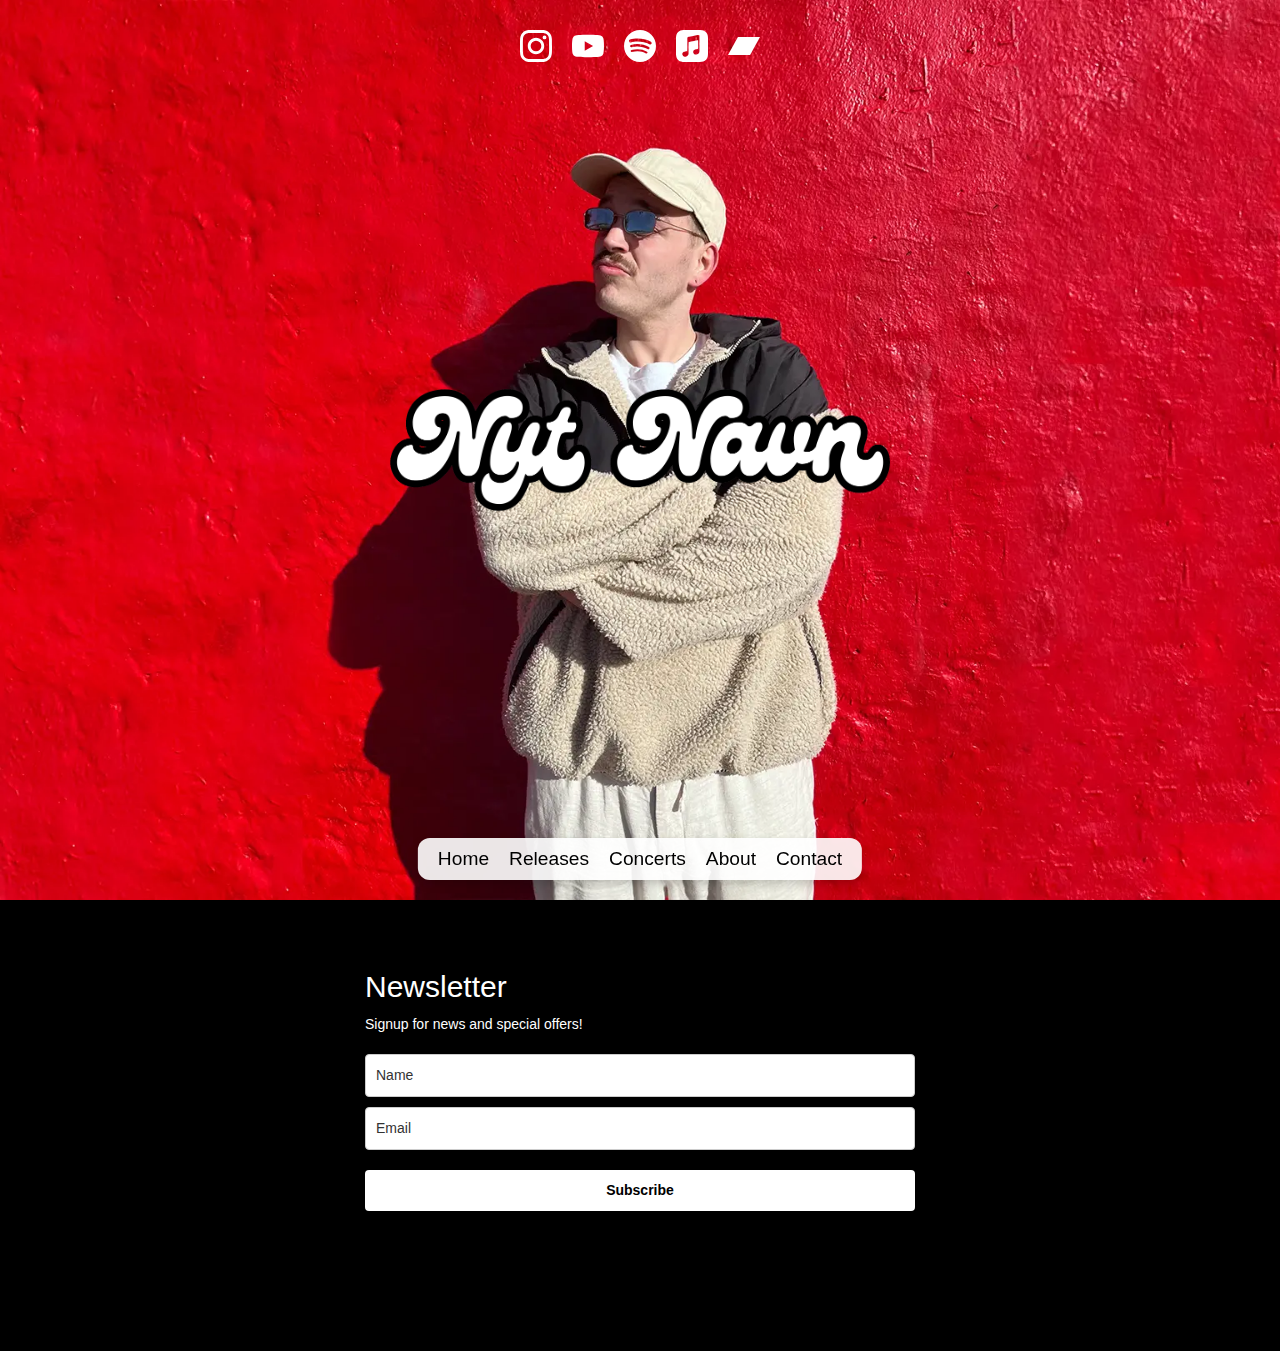
<file: index.html>
<!DOCTYPE html>
<html lang="en">
<head>
  <meta charset="UTF-8">
  <meta name="viewport" content="width=device-width, initial-scale=1.0">
  <title>NYT NAVN – Euphoria in Motion</title>
  <link rel="stylesheet" href="assets/css/common.css">
  <link rel="stylesheet" href="assets/css/index.css">
</head>
<body>

  <!-- Mobile menu icon -->
<div class="mobile-menu-icon" onclick="toggleMobileNav()">☰</div>

<!-- Mobile sidebar menu -->
<nav class="mobile-nav" id="mobileNav">
  <ul>
    <li><a href="index.html">Home</a></li>
    <li><a href="releases.html">Releases</a></li>
    <li><a href="about.html">About</a></li>
    <li><a href="concerts.html">Concerts</a></li>
    <li><a href="contact.html">Contact</a></li>
  </ul>
</nav>

<script>
  function toggleMobileNav() {
    const nav = document.getElementById('mobileNav');
    nav.classList.toggle('open');
  }
</script>


  <!-- Hero section -->
  <header class="hero">
    <div class="overlay">
      <!-- Top social links -->
      <div class="top-links">
        <a href="https://www.instagram.com/anrsnfg/" target="_blank" class="icon-link" aria-label="Instagram">
          <img src="assets/img/icons/instagram.svg" alt="Instagram">
        </a>
        <a href="https://www.youtube.com/@nytnavn.mp3" target="_blank" class="icon-link" aria-label="YouTube">
          <img src="assets/img/icons/youtube.svg" alt="YouTube">
        </a>
        <a href="https://open.spotify.com/artist/42TDTONjEWAzrDD1X8QwWL?si=M-NN_2liQI2Xs_24YV2hUQ" target="_blank" class="icon-link" aria-label="Spotify">
          <img src="assets/img/icons/spotify.svg" alt="Spotify">
        </a>
        <a href="https://music.apple.com/dk/artist/nyt-navn/1826594807?l=da" target="_blank" class="icon-link" aria-label="Apple Music">
          <img src="assets/img/icons/applemusic.svg" alt="Apple Music">
        </a>
        <a href="https://nytnavn.bandcamp.com/" target="_blank" class="icon-link" aria-label="Bandcamp">
          <img src="assets/img/icons/bandcamp.svg" alt="Bandcamp">
        </a>
      </div>

      <!-- Logo / Artist name as image -->
        <img src="assets/img/logo.png" alt="logo" class="logo">

    </div>
    <div class="bottom-menu">
      <a href="index.html">Home</a>
      <a href="releases.html">Releases</a>
      <a href="concerts.html">Concerts</a>
      <a href="about.html">About</a>
      <a href="contact.html">Contact</a>
    </div>
  </header>

  <!-- Mobile menu toggle script -->
  <script>
    const mobileMenuIcon = document.getElementById('mobileMenuIcon');
    const mobileNav = document.getElementById('mobileNav');

    mobileMenuIcon.addEventListener('click', () => {
      mobileNav.classList.toggle('open');
    });
  </script>

</body>
<!-- Footer -->
<footer class="site-footer">
  <style type="text/css">@import url("https://assets.mlcdn.com/fonts.css?version=1756385");</style>
    <style type="text/css">
    /* LOADER */
    .ml-form-embedSubmitLoad {
      display: inline-block;
      width: 20px;
      height: 20px;
    }

    .g-recaptcha {
    transform: scale(1);
    -webkit-transform: scale(1);
    transform-origin: 0 0;
    -webkit-transform-origin: 0 0;
    height: ;
    }

    .sr-only {
      position: absolute;
      width: 1px;
      height: 1px;
      padding: 0;
      margin: -1px;
      overflow: hidden;
      clip: rect(0,0,0,0);
      border: 0;
    }

    .ml-form-embedSubmitLoad:after {
      content: " ";
      display: block;
      width: 11px;
      height: 11px;
      margin: 1px;
      border-radius: 50%;
      border: 4px solid #fff;
    border-color: #000000 #000000 #000000 transparent;
    animation: ml-form-embedSubmitLoad 1.2s linear infinite;
    }
    @keyframes ml-form-embedSubmitLoad {
      0% {
      transform: rotate(0deg);
      }
      100% {
      transform: rotate(360deg);
      }
    }
      #mlb2-30215729.ml-form-embedContainer {
        box-sizing: border-box;
        display: table;
        margin: 0 auto;
        position: static;
        width: 100% !important;
      }
      #mlb2-30215729.ml-form-embedContainer h4,
      #mlb2-30215729.ml-form-embedContainer p,
      #mlb2-30215729.ml-form-embedContainer span,
      #mlb2-30215729.ml-form-embedContainer button {
        text-transform: none !important;
        letter-spacing: normal !important;
      }
      #mlb2-30215729.ml-form-embedContainer .ml-form-embedWrapper {
        background-color: #000000;
        
        border-width: 0px;
        border-color: transparent;
        border-radius: 4px;
        border-style: solid;
        box-sizing: border-box;
        display: inline-block !important;
        margin: 0;
        padding: 0;
        position: relative;
              }
      #mlb2-30215729.ml-form-embedContainer .ml-form-embedWrapper.embedPopup,
      #mlb2-30215729.ml-form-embedContainer .ml-form-embedWrapper.embedDefault { width: 590px; }
      #mlb2-30215729.ml-form-embedContainer .ml-form-embedWrapper.embedForm { max-width: 590px; width: 100%; }
      #mlb2-30215729.ml-form-embedContainer .ml-form-align-left { text-align: left; }
      #mlb2-30215729.ml-form-embedContainer .ml-form-align-center { text-align: center; }
      #mlb2-30215729.ml-form-embedContainer .ml-form-align-default { display: table-cell !important; vertical-align: middle !important; text-align: center !important; }
      #mlb2-30215729.ml-form-embedContainer .ml-form-align-right { text-align: right; }
      #mlb2-30215729.ml-form-embedContainer .ml-form-embedWrapper .ml-form-embedHeader img {
        border-top-left-radius: 4px;
        border-top-right-radius: 4px;
        height: auto;
        margin: 0 auto !important;
        max-width: 100%;
        width: undefinedpx;
      }
      #mlb2-30215729.ml-form-embedContainer .ml-form-embedWrapper .ml-form-embedBody,
      #mlb2-30215729.ml-form-embedContainer .ml-form-embedWrapper .ml-form-successBody {
        padding: 20px 20px 0 20px;
      }
      #mlb2-30215729.ml-form-embedContainer .ml-form-embedWrapper .ml-form-embedBody.ml-form-embedBodyHorizontal {
        padding-bottom: 0;
      }
      #mlb2-30215729.ml-form-embedContainer .ml-form-embedWrapper .ml-form-embedBody .ml-form-embedContent,
      #mlb2-30215729.ml-form-embedContainer .ml-form-embedWrapper .ml-form-successBody .ml-form-successContent {
        text-align: left;
        margin: 0 0 20px 0;
      }
      #mlb2-30215729.ml-form-embedContainer .ml-form-embedWrapper .ml-form-embedBody .ml-form-embedContent h4,
      #mlb2-30215729.ml-form-embedContainer .ml-form-embedWrapper .ml-form-successBody .ml-form-successContent h4 {
        color: #ffffff;
        font-family: 'Open Sans', Arial, Helvetica, sans-serif;
        font-size: 30px;
        font-weight: 400;
        margin: 0 0 10px 0;
        text-align: left;
        word-break: break-word;
      }
      #mlb2-30215729.ml-form-embedContainer .ml-form-embedWrapper .ml-form-embedBody .ml-form-embedContent p,
      #mlb2-30215729.ml-form-embedContainer .ml-form-embedWrapper .ml-form-successBody .ml-form-successContent p {
        color: #ffffff;
        font-family: 'Open Sans', Arial, Helvetica, sans-serif;
        font-size: 14px;
        font-weight: 400;
        line-height: 20px;
        margin: 0 0 10px 0;
        text-align: left;
      }
      #mlb2-30215729.ml-form-embedContainer .ml-form-embedWrapper .ml-form-embedBody .ml-form-embedContent ul,
      #mlb2-30215729.ml-form-embedContainer .ml-form-embedWrapper .ml-form-embedBody .ml-form-embedContent ol,
      #mlb2-30215729.ml-form-embedContainer .ml-form-embedWrapper .ml-form-successBody .ml-form-successContent ul,
      #mlb2-30215729.ml-form-embedContainer .ml-form-embedWrapper .ml-form-successBody .ml-form-successContent ol {
        color: #ffffff;
        font-family: 'Open Sans', Arial, Helvetica, sans-serif;
        font-size: 14px;
      }
      #mlb2-30215729.ml-form-embedContainer .ml-form-embedWrapper .ml-form-embedBody .ml-form-embedContent ol ol,
      #mlb2-30215729.ml-form-embedContainer .ml-form-embedWrapper .ml-form-successBody .ml-form-successContent ol ol {
        list-style-type: lower-alpha;
      }
      #mlb2-30215729.ml-form-embedContainer .ml-form-embedWrapper .ml-form-embedBody .ml-form-embedContent ol ol ol,
      #mlb2-30215729.ml-form-embedContainer .ml-form-embedWrapper .ml-form-successBody .ml-form-successContent ol ol ol {
        list-style-type: lower-roman;
      }
      #mlb2-30215729.ml-form-embedContainer .ml-form-embedWrapper .ml-form-embedBody .ml-form-embedContent p a,
      #mlb2-30215729.ml-form-embedContainer .ml-form-embedWrapper .ml-form-successBody .ml-form-successContent p a {
        color: #ffffff;
        text-decoration: underline;
      }

      #mlb2-30215729.ml-form-embedContainer .ml-form-embedWrapper .ml-block-form .ml-field-group {
        text-align: left!important;
      }

      #mlb2-30215729.ml-form-embedContainer .ml-form-embedWrapper .ml-block-form .ml-field-group label {
        margin-bottom: 5px;
        color: #000000;
        font-size: 14px;
        font-family: 'Open Sans', Arial, Helvetica, sans-serif;
        font-weight: bold; font-style: normal; text-decoration: none;;
        display: inline-block;
        line-height: 20px;
      }
      #mlb2-30215729.ml-form-embedContainer .ml-form-embedWrapper .ml-form-embedBody .ml-form-embedContent p:last-child,
      #mlb2-30215729.ml-form-embedContainer .ml-form-embedWrapper .ml-form-successBody .ml-form-successContent p:last-child {
        margin: 0;
      }
      #mlb2-30215729.ml-form-embedContainer .ml-form-embedWrapper .ml-form-embedBody form {
        margin: 0;
        width: 100%;
      }
      #mlb2-30215729.ml-form-embedContainer .ml-form-embedWrapper .ml-form-embedBody .ml-form-formContent,
      #mlb2-30215729.ml-form-embedContainer .ml-form-embedWrapper .ml-form-embedBody .ml-form-checkboxRow {
        margin: 0 0 20px 0;
        width: 100%;
      }
      #mlb2-30215729.ml-form-embedContainer .ml-form-embedWrapper .ml-form-embedBody .ml-form-checkboxRow {
        float: left;
      }
      #mlb2-30215729.ml-form-embedContainer .ml-form-embedWrapper .ml-form-embedBody .ml-form-formContent.horozintalForm {
        margin: 0;
        padding: 0 0 20px 0;
        width: 100%;
        height: auto;
        float: left;
      }
      #mlb2-30215729.ml-form-embedContainer .ml-form-embedWrapper .ml-form-embedBody .ml-form-fieldRow {
        margin: 0 0 10px 0;
        width: 100%;
      }
      #mlb2-30215729.ml-form-embedContainer .ml-form-embedWrapper .ml-form-embedBody .ml-form-fieldRow.ml-last-item {
        margin: 0;
      }
      #mlb2-30215729.ml-form-embedContainer .ml-form-embedWrapper .ml-form-embedBody .ml-form-fieldRow.ml-formfieldHorizintal {
        margin: 0;
      }
      #mlb2-30215729.ml-form-embedContainer .ml-form-embedWrapper .ml-form-embedBody .ml-form-fieldRow input {
        background-color: #ffffff !important;
        color: #333333 !important;
        border-color: #cccccc;
        border-radius: 4px !important;
        border-style: solid !important;
        border-width: 1px !important;
        font-family: 'Open Sans', Arial, Helvetica, sans-serif;
        font-size: 14px !important;
        height: auto;
        line-height: 21px !important;
        margin-bottom: 0;
        margin-top: 0;
        margin-left: 0;
        margin-right: 0;
        padding: 10px 10px !important;
        width: 100% !important;
        box-sizing: border-box !important;
        max-width: 100% !important;
      }
      #mlb2-30215729.ml-form-embedContainer .ml-form-embedWrapper .ml-form-embedBody .ml-form-fieldRow input::-webkit-input-placeholder,
      #mlb2-30215729.ml-form-embedContainer .ml-form-embedWrapper .ml-form-embedBody .ml-form-horizontalRow input::-webkit-input-placeholder { color: #333333; }

      #mlb2-30215729.ml-form-embedContainer .ml-form-embedWrapper .ml-form-embedBody .ml-form-fieldRow input::-moz-placeholder,
      #mlb2-30215729.ml-form-embedContainer .ml-form-embedWrapper .ml-form-embedBody .ml-form-horizontalRow input::-moz-placeholder { color: #333333; }

      #mlb2-30215729.ml-form-embedContainer .ml-form-embedWrapper .ml-form-embedBody .ml-form-fieldRow input:-ms-input-placeholder,
      #mlb2-30215729.ml-form-embedContainer .ml-form-embedWrapper .ml-form-embedBody .ml-form-horizontalRow input:-ms-input-placeholder { color: #333333; }

      #mlb2-30215729.ml-form-embedContainer .ml-form-embedWrapper .ml-form-embedBody .ml-form-fieldRow input:-moz-placeholder,
      #mlb2-30215729.ml-form-embedContainer .ml-form-embedWrapper .ml-form-embedBody .ml-form-horizontalRow input:-moz-placeholder { color: #333333; }

      #mlb2-30215729.ml-form-embedContainer .ml-form-embedWrapper .ml-form-embedBody .ml-form-fieldRow textarea, #mlb2-30215729.ml-form-embedContainer .ml-form-embedWrapper .ml-form-embedBody .ml-form-horizontalRow textarea {
        background-color: #ffffff !important;
        color: #333333 !important;
        border-color: #cccccc;
        border-radius: 4px !important;
        border-style: solid !important;
        border-width: 1px !important;
        font-family: 'Open Sans', Arial, Helvetica, sans-serif;
        font-size: 14px !important;
        height: auto;
        line-height: 21px !important;
        margin-bottom: 0;
        margin-top: 0;
        padding: 10px 10px !important;
        width: 100% !important;
        box-sizing: border-box !important;
        max-width: 100% !important;
      }

      #mlb2-30215729.ml-form-embedContainer .ml-form-embedWrapper .ml-form-embedBody .ml-form-fieldRow .custom-radio .custom-control-label::before, #mlb2-30215729.ml-form-embedContainer .ml-form-embedWrapper .ml-form-embedBody .ml-form-horizontalRow .custom-radio .custom-control-label::before, #mlb2-30215729.ml-form-embedContainer .ml-form-embedWrapper .ml-form-embedBody .ml-form-fieldRow .custom-checkbox .custom-control-label::before, #mlb2-30215729.ml-form-embedContainer .ml-form-embedWrapper .ml-form-embedBody .ml-form-horizontalRow .custom-checkbox .custom-control-label::before, #mlb2-30215729.ml-form-embedContainer .ml-form-embedWrapper .ml-form-embedBody .ml-form-embedPermissions .ml-form-embedPermissionsOptionsCheckbox .label-description::before, #mlb2-30215729.ml-form-embedContainer .ml-form-embedWrapper .ml-form-embedBody .ml-form-interestGroupsRow .ml-form-interestGroupsRowCheckbox .label-description::before, #mlb2-30215729.ml-form-embedContainer .ml-form-embedWrapper .ml-form-embedBody .ml-form-checkboxRow .label-description::before {
          border-color: #cccccc!important;
          background-color: #ffffff!important;
      }

      #mlb2-30215729.ml-form-embedContainer .ml-form-embedWrapper .ml-form-embedBody .ml-form-fieldRow input.custom-control-input[type="checkbox"]{
        box-sizing: border-box;
        padding: 0;
        position: absolute;
        z-index: -1;
        opacity: 0;
        margin-top: 5px;
        margin-left: -1.5rem;
        overflow: visible;
      }

      #mlb2-30215729.ml-form-embedContainer .ml-form-embedWrapper .ml-form-embedBody .ml-form-fieldRow .custom-checkbox .custom-control-label::before, #mlb2-30215729.ml-form-embedContainer .ml-form-embedWrapper .ml-form-embedBody .ml-form-horizontalRow .custom-checkbox .custom-control-label::before, #mlb2-30215729.ml-form-embedContainer .ml-form-embedWrapper .ml-form-embedBody .ml-form-embedPermissions .ml-form-embedPermissionsOptionsCheckbox .label-description::before, #mlb2-30215729.ml-form-embedContainer .ml-form-embedWrapper .ml-form-embedBody .ml-form-interestGroupsRow .ml-form-interestGroupsRowCheckbox .label-description::before, #mlb2-30215729.ml-form-embedContainer .ml-form-embedWrapper .ml-form-embedBody .ml-form-checkboxRow .label-description::before {
        border-radius: 4px!important;
      }


      #mlb2-30215729.ml-form-embedContainer .ml-form-embedWrapper .ml-form-embedBody .ml-form-checkboxRow input[type=checkbox]:checked~.label-description::after, #mlb2-30215729.ml-form-embedContainer .ml-form-embedWrapper .ml-form-embedBody .ml-form-embedPermissions .ml-form-embedPermissionsOptionsCheckbox input[type=checkbox]:checked~.label-description::after, #mlb2-30215729.ml-form-embedContainer .ml-form-embedWrapper .ml-form-embedBody .ml-form-fieldRow .custom-checkbox .custom-control-input:checked~.custom-control-label::after, #mlb2-30215729.ml-form-embedContainer .ml-form-embedWrapper .ml-form-embedBody .ml-form-horizontalRow .custom-checkbox .custom-control-input:checked~.custom-control-label::after, #mlb2-30215729.ml-form-embedContainer .ml-form-embedWrapper .ml-form-embedBody .ml-form-interestGroupsRow .ml-form-interestGroupsRowCheckbox input[type=checkbox]:checked~.label-description::after {
        background-image: url("data:image/svg+xml,%3csvg xmlns='http://www.w3.org/2000/svg' viewBox='0 0 8 8'%3e%3cpath fill='%23fff' d='M6.564.75l-3.59 3.612-1.538-1.55L0 4.26 2.974 7.25 8 2.193z'/%3e%3c/svg%3e");
      }

      #mlb2-30215729.ml-form-embedContainer .ml-form-embedWrapper .ml-form-embedBody .ml-form-fieldRow .custom-radio .custom-control-input:checked~.custom-control-label::after, #mlb2-30215729.ml-form-embedContainer .ml-form-embedWrapper .ml-form-embedBody .ml-form-fieldRow .custom-radio .custom-control-input:checked~.custom-control-label::after {
        background-image: url("data:image/svg+xml,%3csvg xmlns='http://www.w3.org/2000/svg' viewBox='-4 -4 8 8'%3e%3ccircle r='3' fill='%23fff'/%3e%3c/svg%3e");
      }

      #mlb2-30215729.ml-form-embedContainer .ml-form-embedWrapper .ml-form-embedBody .ml-form-fieldRow .custom-radio .custom-control-input:checked~.custom-control-label::before, #mlb2-30215729.ml-form-embedContainer .ml-form-embedWrapper .ml-form-embedBody .ml-form-horizontalRow .custom-radio .custom-control-input:checked~.custom-control-label::before, #mlb2-30215729.ml-form-embedContainer .ml-form-embedWrapper .ml-form-embedBody .ml-form-fieldRow .custom-checkbox .custom-control-input:checked~.custom-control-label::before, #mlb2-30215729.ml-form-embedContainer .ml-form-embedWrapper .ml-form-embedBody .ml-form-horizontalRow .custom-checkbox .custom-control-input:checked~.custom-control-label::before, #mlb2-30215729.ml-form-embedContainer .ml-form-embedWrapper .ml-form-embedBody .ml-form-embedPermissions .ml-form-embedPermissionsOptionsCheckbox input[type=checkbox]:checked~.label-description::before, #mlb2-30215729.ml-form-embedContainer .ml-form-embedWrapper .ml-form-embedBody .ml-form-interestGroupsRow .ml-form-interestGroupsRowCheckbox input[type=checkbox]:checked~.label-description::before, #mlb2-30215729.ml-form-embedContainer .ml-form-embedWrapper .ml-form-embedBody .ml-form-checkboxRow input[type=checkbox]:checked~.label-description::before  {
          border-color: #000000!important;
          background-color: #000000!important;
      }

      #mlb2-30215729.ml-form-embedContainer .ml-form-embedWrapper .ml-form-embedBody .ml-form-fieldRow .custom-radio .custom-control-label::before, #mlb2-30215729.ml-form-embedContainer .ml-form-embedWrapper .ml-form-embedBody .ml-form-horizontalRow .custom-radio .custom-control-label::before, #mlb2-30215729.ml-form-embedContainer .ml-form-embedWrapper .ml-form-embedBody .ml-form-fieldRow .custom-radio .custom-control-label::after, #mlb2-30215729.ml-form-embedContainer .ml-form-embedWrapper .ml-form-embedBody .ml-form-horizontalRow .custom-radio .custom-control-label::after, #mlb2-30215729.ml-form-embedContainer .ml-form-embedWrapper .ml-form-embedBody .ml-form-fieldRow .custom-checkbox .custom-control-label::before, #mlb2-30215729.ml-form-embedContainer .ml-form-embedWrapper .ml-form-embedBody .ml-form-fieldRow .custom-checkbox .custom-control-label::after, #mlb2-30215729.ml-form-embedContainer .ml-form-embedWrapper .ml-form-embedBody .ml-form-horizontalRow .custom-checkbox .custom-control-label::before, #mlb2-30215729.ml-form-embedContainer .ml-form-embedWrapper .ml-form-embedBody .ml-form-horizontalRow .custom-checkbox .custom-control-label::after {
           top: 2px;
           box-sizing: border-box;
      }

      #mlb2-30215729.ml-form-embedContainer .ml-form-embedWrapper .ml-form-embedBody .ml-form-embedPermissions .ml-form-embedPermissionsOptionsCheckbox .label-description::before, #mlb2-30215729.ml-form-embedContainer .ml-form-embedWrapper .ml-form-embedBody .ml-form-embedPermissions .ml-form-embedPermissionsOptionsCheckbox .label-description::after, #mlb2-30215729.ml-form-embedContainer .ml-form-embedWrapper .ml-form-embedBody .ml-form-checkboxRow .label-description::before, #mlb2-30215729.ml-form-embedContainer .ml-form-embedWrapper .ml-form-embedBody .ml-form-checkboxRow .label-description::after {
           top: 0px!important;
           box-sizing: border-box!important;
      }

      #mlb2-30215729.ml-form-embedContainer .ml-form-embedWrapper .ml-form-embedBody .ml-form-checkboxRow .label-description::before, #mlb2-30215729.ml-form-embedContainer .ml-form-embedWrapper .ml-form-embedBody .ml-form-checkboxRow .label-description::after {
        top: 0px!important;
           box-sizing: border-box!important;
      }

       #mlb2-30215729.ml-form-embedContainer .ml-form-embedWrapper .ml-form-embedBody .ml-form-interestGroupsRow .ml-form-interestGroupsRowCheckbox .label-description::after {
            top: 0px!important;
            box-sizing: border-box!important;
            position: absolute;
            left: -1.5rem;
            display: block;
            width: 1rem;
            height: 1rem;
            content: "";
       }

      #mlb2-30215729.ml-form-embedContainer .ml-form-embedWrapper .ml-form-embedBody .ml-form-interestGroupsRow .ml-form-interestGroupsRowCheckbox .label-description::before {
        top: 0px!important;
        box-sizing: border-box!important;
      }

      #mlb2-30215729.ml-form-embedContainer .ml-form-embedWrapper .ml-form-embedBody .custom-control-label::before {
          position: absolute;
          top: 4px;
          left: -1.5rem;
          display: block;
          width: 16px;
          height: 16px;
          pointer-events: none;
          content: "";
          background-color: #ffffff;
          border: #adb5bd solid 1px;
          border-radius: 50%;
      }

      #mlb2-30215729.ml-form-embedContainer .ml-form-embedWrapper .ml-form-embedBody .custom-control-label::after {
          position: absolute;
          top: 2px!important;
          left: -1.5rem;
          display: block;
          width: 1rem;
          height: 1rem;
          content: "";
      }

      #mlb2-30215729.ml-form-embedContainer .ml-form-embedWrapper .ml-form-embedBody .ml-form-embedPermissions .ml-form-embedPermissionsOptionsCheckbox .label-description::before, #mlb2-30215729.ml-form-embedContainer .ml-form-embedWrapper .ml-form-embedBody .ml-form-interestGroupsRow .ml-form-interestGroupsRowCheckbox .label-description::before, #mlb2-30215729.ml-form-embedContainer .ml-form-embedWrapper .ml-form-embedBody .ml-form-checkboxRow .label-description::before {
          position: absolute;
          top: 4px;
          left: -1.5rem;
          display: block;
          width: 16px;
          height: 16px;
          pointer-events: none;
          content: "";
          background-color: #ffffff;
          border: #adb5bd solid 1px;
          border-radius: 50%;
      }

      #mlb2-30215729.ml-form-embedContainer .ml-form-embedWrapper .ml-form-embedBody .ml-form-embedPermissions .ml-form-embedPermissionsOptionsCheckbox .label-description::after {
          position: absolute;
          top: 0px!important;
          left: -1.5rem;
          display: block;
          width: 1rem;
          height: 1rem;
          content: "";
      }

      #mlb2-30215729.ml-form-embedContainer .ml-form-embedWrapper .ml-form-embedBody .ml-form-checkboxRow .label-description::after {
          position: absolute;
          top: 0px!important;
          left: -1.5rem;
          display: block;
          width: 1rem;
          height: 1rem;
          content: "";
      }

      #mlb2-30215729.ml-form-embedContainer .ml-form-embedWrapper .ml-form-embedBody .custom-radio .custom-control-label::after {
          background: no-repeat 50%/50% 50%;
      }
      #mlb2-30215729.ml-form-embedContainer .ml-form-embedWrapper .ml-form-embedBody .custom-checkbox .custom-control-label::after, #mlb2-30215729.ml-form-embedContainer .ml-form-embedWrapper .ml-form-embedBody .ml-form-embedPermissions .ml-form-embedPermissionsOptionsCheckbox .label-description::after, #mlb2-30215729.ml-form-embedContainer .ml-form-embedWrapper .ml-form-embedBody .ml-form-interestGroupsRow .ml-form-interestGroupsRowCheckbox .label-description::after, #mlb2-30215729.ml-form-embedContainer .ml-form-embedWrapper .ml-form-embedBody .ml-form-checkboxRow .label-description::after {
          background: no-repeat 50%/50% 50%;
      }

      #mlb2-30215729.ml-form-embedContainer .ml-form-embedWrapper .ml-form-embedBody .ml-form-fieldRow .custom-control, #mlb2-30215729.ml-form-embedContainer .ml-form-embedWrapper .ml-form-embedBody .ml-form-horizontalRow .custom-control {
        position: relative;
        display: block;
        min-height: 1.5rem;
        padding-left: 1.5rem;
      }

      #mlb2-30215729.ml-form-embedContainer .ml-form-embedWrapper .ml-form-embedBody .ml-form-fieldRow .custom-radio .custom-control-input, #mlb2-30215729.ml-form-embedContainer .ml-form-embedWrapper .ml-form-embedBody .ml-form-horizontalRow .custom-radio .custom-control-input, #mlb2-30215729.ml-form-embedContainer .ml-form-embedWrapper .ml-form-embedBody .ml-form-fieldRow .custom-checkbox .custom-control-input, #mlb2-30215729.ml-form-embedContainer .ml-form-embedWrapper .ml-form-embedBody .ml-form-horizontalRow .custom-checkbox .custom-control-input {
          position: absolute;
          z-index: -1;
          opacity: 0;
          box-sizing: border-box;
          padding: 0;
      }

      #mlb2-30215729.ml-form-embedContainer .ml-form-embedWrapper .ml-form-embedBody .ml-form-fieldRow .custom-radio .custom-control-label, #mlb2-30215729.ml-form-embedContainer .ml-form-embedWrapper .ml-form-embedBody .ml-form-horizontalRow .custom-radio .custom-control-label, #mlb2-30215729.ml-form-embedContainer .ml-form-embedWrapper .ml-form-embedBody .ml-form-fieldRow .custom-checkbox .custom-control-label, #mlb2-30215729.ml-form-embedContainer .ml-form-embedWrapper .ml-form-embedBody .ml-form-horizontalRow .custom-checkbox .custom-control-label {
          color: #000000;
          font-size: 12px!important;
          font-family: 'Open Sans', Arial, Helvetica, sans-serif;
          line-height: 22px;
          margin-bottom: 0;
          position: relative;
          vertical-align: top;
          font-style: normal;
          font-weight: 700;
      }

      #mlb2-30215729.ml-form-embedContainer .ml-form-embedWrapper .ml-form-embedBody .ml-form-fieldRow .custom-select, #mlb2-30215729.ml-form-embedContainer .ml-form-embedWrapper .ml-form-embedBody .ml-form-horizontalRow .custom-select {
        background-color: #ffffff !important;
        color: #333333 !important;
        border-color: #cccccc;
        border-radius: 4px !important;
        border-style: solid !important;
        border-width: 1px !important;
        font-family: 'Open Sans', Arial, Helvetica, sans-serif;
        font-size: 14px !important;
        line-height: 20px !important;
        margin-bottom: 0;
        margin-top: 0;
        padding: 10px 28px 10px 12px !important;
        width: 100% !important;
        box-sizing: border-box !important;
        max-width: 100% !important;
        height: auto;
        display: inline-block;
        vertical-align: middle;
        background: url('https://assets.mlcdn.com/ml/images/default/dropdown.svg') no-repeat right .75rem center/8px 10px;
        -webkit-appearance: none;
        -moz-appearance: none;
        appearance: none;
      }


      #mlb2-30215729.ml-form-embedContainer .ml-form-embedWrapper .ml-form-embedBody .ml-form-horizontalRow {
        height: auto;
        width: 100%;
        float: left;
      }
      .ml-form-formContent.horozintalForm .ml-form-horizontalRow .ml-input-horizontal { width: 70%; float: left; }
      .ml-form-formContent.horozintalForm .ml-form-horizontalRow .ml-button-horizontal { width: 30%; float: left; }
      .ml-form-formContent.horozintalForm .ml-form-horizontalRow .ml-button-horizontal.labelsOn { padding-top: 25px;  }
      .ml-form-formContent.horozintalForm .ml-form-horizontalRow .horizontal-fields { box-sizing: border-box; float: left; padding-right: 10px;  }
      #mlb2-30215729.ml-form-embedContainer .ml-form-embedWrapper .ml-form-embedBody .ml-form-horizontalRow input {
        background-color: #ffffff;
        color: #333333;
        border-color: #cccccc;
        border-radius: 4px;
        border-style: solid;
        border-width: 1px;
        font-family: 'Open Sans', Arial, Helvetica, sans-serif;
        font-size: 14px;
        line-height: 20px;
        margin-bottom: 0;
        margin-top: 0;
        padding: 10px 10px;
        width: 100%;
        box-sizing: border-box;
        overflow-y: initial;
      }
      #mlb2-30215729.ml-form-embedContainer .ml-form-embedWrapper .ml-form-embedBody .ml-form-horizontalRow button {
        background-color: #ffffff !important;
        border-color: #ffffff;
        border-style: solid;
        border-width: 1px;
        border-radius: 4px;
        box-shadow: none;
        color: #000000 !important;
        cursor: pointer;
        font-family: 'Open Sans', Arial, Helvetica, sans-serif;
        font-size: 14px !important;
        font-weight: 700;
        line-height: 20px;
        margin: 0 !important;
        padding: 10px !important;
        width: 100%;
        height: auto;
      }
      #mlb2-30215729.ml-form-embedContainer .ml-form-embedWrapper .ml-form-embedBody .ml-form-horizontalRow button:hover {
        background-color: #d7264a !important;
        border-color: #d7264a !important;
      }
      #mlb2-30215729.ml-form-embedContainer .ml-form-embedWrapper .ml-form-embedBody .ml-form-checkboxRow input[type="checkbox"] {
        box-sizing: border-box;
        padding: 0;
        position: absolute;
        z-index: -1;
        opacity: 0;
        margin-top: 5px;
        margin-left: -1.5rem;
        overflow: visible;
      }
      #mlb2-30215729.ml-form-embedContainer .ml-form-embedWrapper .ml-form-embedBody .ml-form-checkboxRow .label-description {
        color: #ffffff;
        display: block;
        font-family: 'Open Sans', Arial, Helvetica, sans-serif;
        font-size: 12px;
        text-align: left;
        margin-bottom: 0;
        position: relative;
        vertical-align: top;
      }
      #mlb2-30215729.ml-form-embedContainer .ml-form-embedWrapper .ml-form-embedBody .ml-form-checkboxRow label {
        font-weight: normal;
        margin: 0;
        padding: 0;
        position: relative;
        display: block;
        min-height: 24px;
        padding-left: 24px;

      }
      #mlb2-30215729.ml-form-embedContainer .ml-form-embedWrapper .ml-form-embedBody .ml-form-checkboxRow label a {
        color: #ffffff;
        text-decoration: underline;
      }
      #mlb2-30215729.ml-form-embedContainer .ml-form-embedWrapper .ml-form-embedBody .ml-form-checkboxRow label p {
        color: #ffffff !important;
        font-family: 'Open Sans', Arial, Helvetica, sans-serif !important;
        font-size: 12px !important;
        font-weight: normal !important;
        line-height: 18px !important;
        padding: 0 !important;
        margin: 0 5px 0 0 !important;
      }
      #mlb2-30215729.ml-form-embedContainer .ml-form-embedWrapper .ml-form-embedBody .ml-form-checkboxRow label p:last-child {
        margin: 0;
      }
      #mlb2-30215729.ml-form-embedContainer .ml-form-embedWrapper .ml-form-embedBody .ml-form-embedSubmit {
        margin: 0 0 20px 0;
        float: left;
        width: 100%;
      }
      #mlb2-30215729.ml-form-embedContainer .ml-form-embedWrapper .ml-form-embedBody .ml-form-embedSubmit button {
        background-color: #ffffff !important;
        border: none !important;
        border-radius: 4px !important;
        box-shadow: none !important;
        color: #000000 !important;
        cursor: pointer;
        font-family: 'Open Sans', Arial, Helvetica, sans-serif !important;
        font-size: 14px !important;
        font-weight: 700 !important;
        line-height: 21px !important;
        height: auto;
        padding: 10px !important;
        width: 100% !important;
        box-sizing: border-box !important;
      }
      #mlb2-30215729.ml-form-embedContainer .ml-form-embedWrapper .ml-form-embedBody .ml-form-embedSubmit button.loading {
        display: none;
      }
      #mlb2-30215729.ml-form-embedContainer .ml-form-embedWrapper .ml-form-embedBody .ml-form-embedSubmit button:hover {
        background-color: #d7264a !important;
      }
      .ml-subscribe-close {
        width: 30px;
        height: 30px;
        background: url('https://assets.mlcdn.com/ml/images/default/modal_close.png') no-repeat;
        background-size: 30px;
        cursor: pointer;
        margin-top: -10px;
        margin-right: -10px;
        position: absolute;
        top: 0;
        right: 0;
      }
      .ml-error input, .ml-error textarea, .ml-error select {
        border-color: red!important;
      }

      .ml-error .custom-checkbox-radio-list {
        border: 1px solid red !important;
        border-radius: 4px;
        padding: 10px;
      }

      .ml-error .label-description,
      .ml-error .label-description p,
      .ml-error .label-description p a,
      .ml-error label:first-child {
        color: #ff0000 !important;
      }

      #mlb2-30215729.ml-form-embedContainer .ml-form-embedWrapper .ml-form-embedBody .ml-form-checkboxRow.ml-error .label-description p,
      #mlb2-30215729.ml-form-embedContainer .ml-form-embedWrapper .ml-form-embedBody .ml-form-checkboxRow.ml-error .label-description p:first-letter {
        color: #ff0000 !important;
      }
            @media only screen and (max-width: 590px){

        .ml-form-embedWrapper.embedDefault, .ml-form-embedWrapper.embedPopup { width: 100%!important; }
        .ml-form-formContent.horozintalForm { float: left!important; }
        .ml-form-formContent.horozintalForm .ml-form-horizontalRow { height: auto!important; width: 100%!important; float: left!important; }
        .ml-form-formContent.horozintalForm .ml-form-horizontalRow .ml-input-horizontal { width: 100%!important; }
        .ml-form-formContent.horozintalForm .ml-form-horizontalRow .ml-input-horizontal > div { padding-right: 0px!important; padding-bottom: 10px; }
        .ml-form-formContent.horozintalForm .ml-button-horizontal { width: 100%!important; }
        .ml-form-formContent.horozintalForm .ml-button-horizontal.labelsOn { padding-top: 0px!important; }

      }
    </style>

    
  
    
    

    
    

    
    

    

      
        
        
      

      
        
        
      

      

            
            
            
            
            
            
      

      

      
        
        
         
        
        
      

        
        
        
        
        
        
      

       

        
        
        
        
        
        
        
       


      
        
        
        
        
  



  
        
        
        
      


      
    
    
    
    
    
    
    
  

  
        
        
        
        
        
      

      
        
        
        
        
        
      

      
        
        
        
        
        
      

       

        
        
        
        
       

       
        
        
        
        
      

      
        
        
        
        
        
        
        
       

    

    


      


      

      
      

      

      





    

      
    <div id="mlb2-30215729" class="ml-form-embedContainer ml-subscribe-form ml-subscribe-form-30215729">
      <div class="ml-form-align-center ">
        <div class="ml-form-embedWrapper embedForm">

          
          

          <div class="ml-form-embedBody ml-form-embedBodyDefault row-form">

            <div class="ml-form-embedContent" style=" ">
              
                <h4>Newsletter</h4>
                
                  <p>Signup for news and special offers!</p>
                
              
            </div>

            <form class="ml-block-form" action="https://assets.mailerlite.com/jsonp/1765017/forms/164004678963561990/subscribe" data-code="" method="post" target="_blank">
              <div class="ml-form-formContent">
                

                  
                  <div class="ml-form-fieldRow ">
                    <div class="ml-field-group ml-field-name ml-validate-required">

                      


                      <!-- input -->
                      <input aria-label="name" aria-required="true" type="text" class="form-control" data-inputmask="" name="fields[name]" placeholder="Name" autocomplete="given-name">
                      <!-- /input -->

                      <!-- textarea -->
                      
                      <!-- /textarea -->

                      <!-- select -->
                      
                      <!-- /select -->

                      <!-- checkboxes -->
            
            <!-- /checkboxes -->

                      <!-- radio -->
                      
                      <!-- /radio -->

                      <!-- countries -->
                      
                      <!-- /countries -->





                    </div>
                  </div><div class="ml-form-fieldRow ml-last-item">
                    <div class="ml-field-group ml-field-email ml-validate-email ml-validate-required">

                      


                      <!-- input -->
                      <input aria-label="email" aria-required="true" type="email" class="form-control" data-inputmask="" name="fields[email]" placeholder="Email" autocomplete="email">
                      <!-- /input -->

                      <!-- textarea -->
                      
                      <!-- /textarea -->

                      <!-- select -->
                      
                      <!-- /select -->

                      <!-- checkboxes -->
            
            <!-- /checkboxes -->

                      <!-- radio -->
                      
                      <!-- /radio -->

                      <!-- countries -->
                      
                      <!-- /countries -->





                    </div>
                  </div>
                
              </div>

              

              <!-- Privacy policy -->
              
              <!-- /Privacy policy -->

              

              

              






              
              <input type="hidden" name="ml-submit" value="1">

              <div class="ml-form-embedSubmit">
                
                  <button type="submit" class="primary">Subscribe</button>
                
                <button disabled="disabled" style="display: none;" type="button" class="loading">
                  <div class="ml-form-embedSubmitLoad"></div>
                  <span class="sr-only">Loading...</span>
                </button>
              </div>

              
              <input type="hidden" name="anticsrf" value="true">
            </form>
          </div>

          <div class="ml-form-successBody row-success" style="display: none">

            <div class="ml-form-successContent">
              
                <h4>Thank you!</h4>

                  <p>You have successfully joined my subscriber list.</p>

            </div>

          </div>
        </div>
      </div>
    </div>

  

  
  
  <script>
    function ml_webform_success_30215729() {
      var $ = ml_jQuery || jQuery;
      $('.ml-subscribe-form-30215729 .row-success').show();
      $('.ml-subscribe-form-30215729 .row-form').hide();
    }
      </script>
  
  
      <script src="https://groot.mailerlite.com/js/w/webforms.min.js?v176e10baa5e7ed80d35ae235be3d5024" type="text/javascript"></script>
        <script>
            fetch("https://assets.mailerlite.com/jsonp/1765017/forms/164004678963561990/takel")
        </script>
</footer>
</html>
</file>
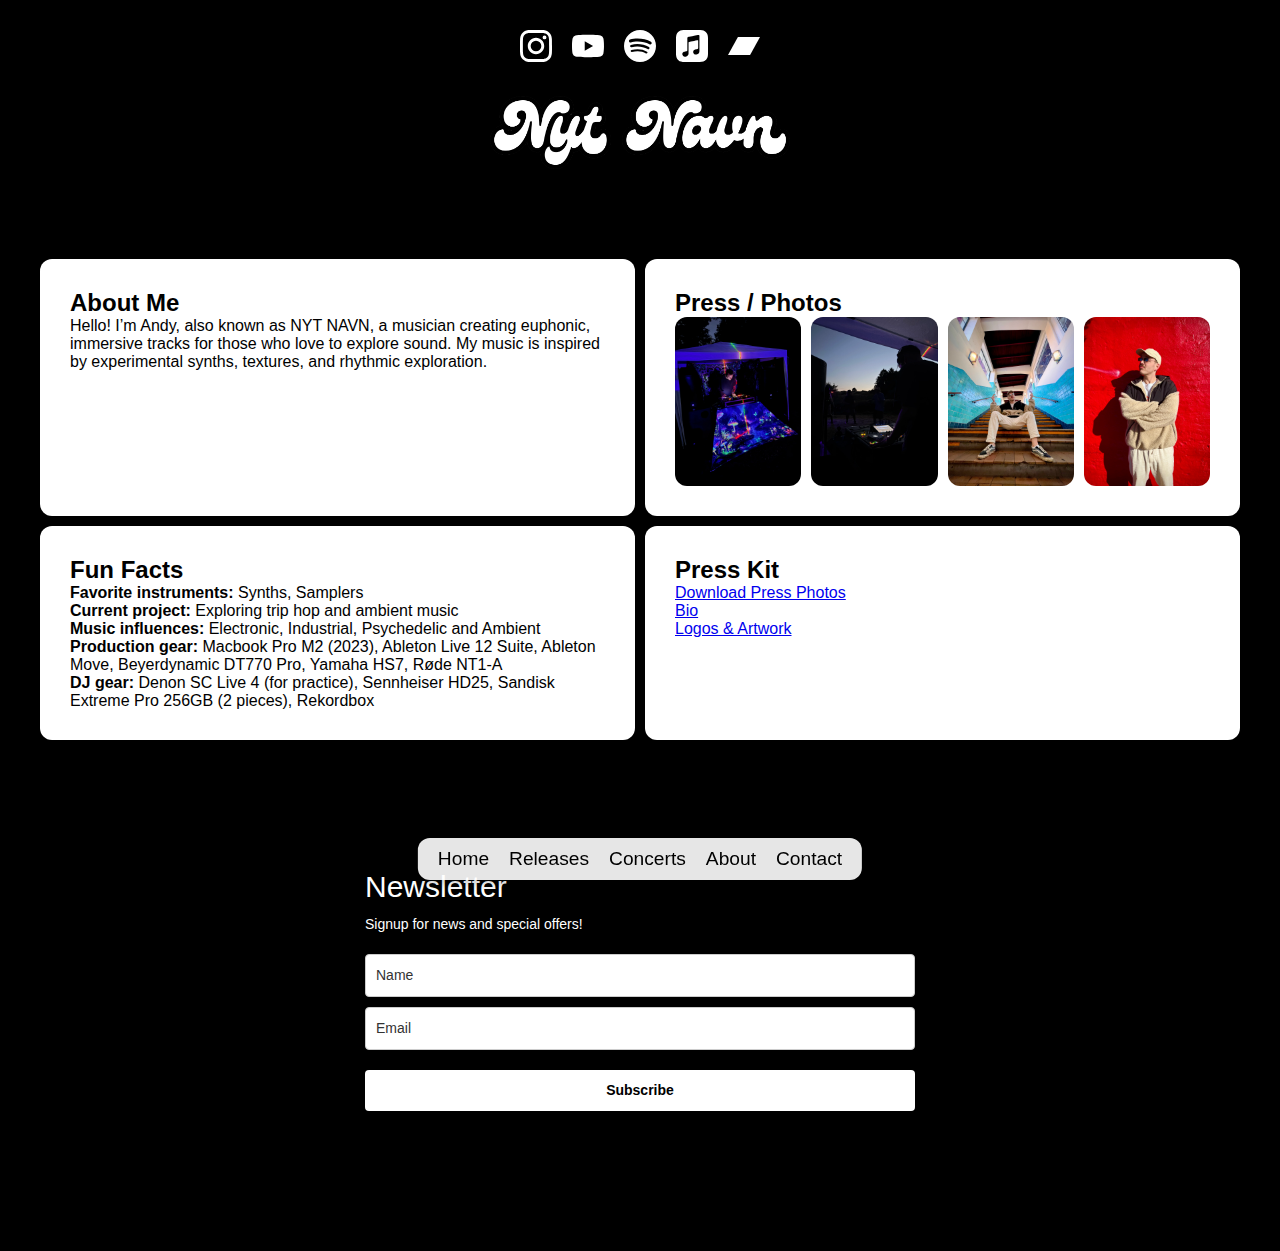
<file: about.html>
<!DOCTYPE html>
<html lang="en">
<head>
  <meta charset="UTF-8">
  <meta name="viewport" content="width=device-width, initial-scale=1.0">
  <title>About | NYT NAVN</title>
  <link rel="stylesheet" href="assets/css/common.css">
  <link rel="stylesheet" href="assets/css/about.css">
</head>
<body>

  <!-- Mobile menu icon -->
  <div class="mobile-menu-icon" onclick="toggleMobileNav()">☰</div>

  <!-- Mobile sidebar menu -->
  <nav class="mobile-nav" id="mobileNav">
    <ul>
      <li><a href="index.html">Home</a></li>
      <li><a href="releases.html">Releases</a></li>
      <li><a href="about.html">About</a></li>
      <li><a href="concerts.html">Concerts</a></li>
      <li><a href="contact.html">Contact</a></li>
    </ul>
  </nav>

  <script>
    function toggleMobileNav() {
      const nav = document.getElementById('mobileNav');
      nav.classList.toggle('open');
    }
  </script>

  <!-- Header med top links og logo -->
  <header>
    <div class="top-links">
      <a href="https://www.instagram.com/anrsnfg/" target="_blank" class="icon-link" aria-label="Instagram">
        <img src="assets/img/icons/instagram.svg" alt="Instagram">
      </a>
      <a href="https://www.youtube.com/@nytnavn.mp3" target="_blank" class="icon-link" aria-label="YouTube">
        <img src="assets/img/icons/youtube.svg" alt="YouTube">
      </a>
      <a href="https://open.spotify.com/artist/42TDTONjEWAzrDD1X8QwWL?si=M-NN_2liQI2Xs_24YV2hUQ" target="_blank" class="icon-link" aria-label="Spotify">
        <img src="assets/img/icons/spotify.svg" alt="Spotify">
      </a>
      <a href="https://music.apple.com/dk/artist/nyt-navn/1826594807?l=da" target="_blank" class="icon-link" aria-label="Apple Music">
        <img src="assets/img/icons/applemusic.svg" alt="Apple Music">
      </a>
      <a href="https://nytnavn.bandcamp.com/" target="_blank" class="icon-link" aria-label="Bandcamp">
        <img src="assets/img/icons/bandcamp.svg" alt="Bandcamp">
      </a>
    </div>

    <!-- Logo -->
  <a href="index.html">
    <img src="assets/img/logo.png" alt="Logo" class="logo">
  </a>
  </header>

  <!-- About section -->
  <main class="about-section">
    <div class="about-box">
      <h2>About Me</h2>
      <p>Hello! I’m Andy, also known as NYT NAVN, a musician creating euphonic, immersive tracks for those who love to explore sound. My music is inspired by experimental synths, textures, and rhythmic exploration.</p>
    </div>

    <div class="about-box">
      <h2>Press / Photos</h2>
      <div class="photo-row">
        <img src="assets/img/about/1.webp" alt="Photo 1" class="about-photo">
        <img src="assets/img/about/2.webp" alt="Photo 2" class="about-photo">
        <img src="assets/img/about/3.webp" alt="Photo 3" class="about-photo">
        <img src="assets/img/about/4.webp" alt="Photo 4" class="about-photo">
      </div>
    </div>

    <div class="about-box">
      <h2>Fun Facts</h2>
      <ul>
        <li><b>Favorite instruments:</b> Synths, Samplers</li>
        <li><b>Current project:</b> Exploring trip hop and ambient music</li>
        <li><b>Music influences:</b> Electronic, Industrial, Psychedelic and Ambient</li>
        <li><b>Production gear:</b> Macbook Pro M2 (2023), Ableton Live 12 Suite, Ableton Move, Beyerdynamic DT770 Pro, Yamaha HS7, Røde NT1-A</li>
        <li><b>DJ gear:</b> Denon SC Live 4 (for practice), Sennheiser HD25, Sandisk Extreme Pro 256GB (2 pieces), Rekordbox</li>
      </ul>
    </div>

    <div class="about-box press-kit">
      <h2>Press Kit</h2>
      <ul>
        <li><a href="#">Download Press Photos</a></li>
        <li><a href="#">Bio</a></li>
        <li><a href="#">Logos & Artwork</a></li>
      </ul>
    </div>
  </main>

  
</div>

  <!-- Bottom menu -->
  <div class="bottom-menu">
    <a href="index.html">Home</a>
    <a href="releases.html">Releases</a>
    <a href="concerts.html">Concerts</a>
    <a href="about.html">About</a>
    <a href="contact.html">Contact</a>
  </div>

</body>

<!-- Footer -->
<footer class="site-footer">
  <style type="text/css">@import url("https://assets.mlcdn.com/fonts.css?version=1756385");</style>
    <style type="text/css">
    /* LOADER */
    .ml-form-embedSubmitLoad {
      display: inline-block;
      width: 20px;
      height: 20px;
    }

    .g-recaptcha {
    transform: scale(1);
    -webkit-transform: scale(1);
    transform-origin: 0 0;
    -webkit-transform-origin: 0 0;
    height: ;
    }

    .sr-only {
      position: absolute;
      width: 1px;
      height: 1px;
      padding: 0;
      margin: -1px;
      overflow: hidden;
      clip: rect(0,0,0,0);
      border: 0;
    }

    .ml-form-embedSubmitLoad:after {
      content: " ";
      display: block;
      width: 11px;
      height: 11px;
      margin: 1px;
      border-radius: 50%;
      border: 4px solid #fff;
    border-color: #000000 #000000 #000000 transparent;
    animation: ml-form-embedSubmitLoad 1.2s linear infinite;
    }
    @keyframes ml-form-embedSubmitLoad {
      0% {
      transform: rotate(0deg);
      }
      100% {
      transform: rotate(360deg);
      }
    }
      #mlb2-30215729.ml-form-embedContainer {
        box-sizing: border-box;
        display: table;
        margin: 0 auto;
        position: static;
        width: 100% !important;
      }
      #mlb2-30215729.ml-form-embedContainer h4,
      #mlb2-30215729.ml-form-embedContainer p,
      #mlb2-30215729.ml-form-embedContainer span,
      #mlb2-30215729.ml-form-embedContainer button {
        text-transform: none !important;
        letter-spacing: normal !important;
      }
      #mlb2-30215729.ml-form-embedContainer .ml-form-embedWrapper {
        background-color: #000000;
        
        border-width: 0px;
        border-color: transparent;
        border-radius: 4px;
        border-style: solid;
        box-sizing: border-box;
        display: inline-block !important;
        margin: 0;
        padding: 0;
        position: relative;
              }
      #mlb2-30215729.ml-form-embedContainer .ml-form-embedWrapper.embedPopup,
      #mlb2-30215729.ml-form-embedContainer .ml-form-embedWrapper.embedDefault { width: 590px; }
      #mlb2-30215729.ml-form-embedContainer .ml-form-embedWrapper.embedForm { max-width: 590px; width: 100%; }
      #mlb2-30215729.ml-form-embedContainer .ml-form-align-left { text-align: left; }
      #mlb2-30215729.ml-form-embedContainer .ml-form-align-center { text-align: center; }
      #mlb2-30215729.ml-form-embedContainer .ml-form-align-default { display: table-cell !important; vertical-align: middle !important; text-align: center !important; }
      #mlb2-30215729.ml-form-embedContainer .ml-form-align-right { text-align: right; }
      #mlb2-30215729.ml-form-embedContainer .ml-form-embedWrapper .ml-form-embedHeader img {
        border-top-left-radius: 4px;
        border-top-right-radius: 4px;
        height: auto;
        margin: 0 auto !important;
        max-width: 100%;
        width: undefinedpx;
      }
      #mlb2-30215729.ml-form-embedContainer .ml-form-embedWrapper .ml-form-embedBody,
      #mlb2-30215729.ml-form-embedContainer .ml-form-embedWrapper .ml-form-successBody {
        padding: 20px 20px 0 20px;
      }
      #mlb2-30215729.ml-form-embedContainer .ml-form-embedWrapper .ml-form-embedBody.ml-form-embedBodyHorizontal {
        padding-bottom: 0;
      }
      #mlb2-30215729.ml-form-embedContainer .ml-form-embedWrapper .ml-form-embedBody .ml-form-embedContent,
      #mlb2-30215729.ml-form-embedContainer .ml-form-embedWrapper .ml-form-successBody .ml-form-successContent {
        text-align: left;
        margin: 0 0 20px 0;
      }
      #mlb2-30215729.ml-form-embedContainer .ml-form-embedWrapper .ml-form-embedBody .ml-form-embedContent h4,
      #mlb2-30215729.ml-form-embedContainer .ml-form-embedWrapper .ml-form-successBody .ml-form-successContent h4 {
        color: #ffffff;
        font-family: 'Open Sans', Arial, Helvetica, sans-serif;
        font-size: 30px;
        font-weight: 400;
        margin: 0 0 10px 0;
        text-align: left;
        word-break: break-word;
      }
      #mlb2-30215729.ml-form-embedContainer .ml-form-embedWrapper .ml-form-embedBody .ml-form-embedContent p,
      #mlb2-30215729.ml-form-embedContainer .ml-form-embedWrapper .ml-form-successBody .ml-form-successContent p {
        color: #ffffff;
        font-family: 'Open Sans', Arial, Helvetica, sans-serif;
        font-size: 14px;
        font-weight: 400;
        line-height: 20px;
        margin: 0 0 10px 0;
        text-align: left;
      }
      #mlb2-30215729.ml-form-embedContainer .ml-form-embedWrapper .ml-form-embedBody .ml-form-embedContent ul,
      #mlb2-30215729.ml-form-embedContainer .ml-form-embedWrapper .ml-form-embedBody .ml-form-embedContent ol,
      #mlb2-30215729.ml-form-embedContainer .ml-form-embedWrapper .ml-form-successBody .ml-form-successContent ul,
      #mlb2-30215729.ml-form-embedContainer .ml-form-embedWrapper .ml-form-successBody .ml-form-successContent ol {
        color: #ffffff;
        font-family: 'Open Sans', Arial, Helvetica, sans-serif;
        font-size: 14px;
      }
      #mlb2-30215729.ml-form-embedContainer .ml-form-embedWrapper .ml-form-embedBody .ml-form-embedContent ol ol,
      #mlb2-30215729.ml-form-embedContainer .ml-form-embedWrapper .ml-form-successBody .ml-form-successContent ol ol {
        list-style-type: lower-alpha;
      }
      #mlb2-30215729.ml-form-embedContainer .ml-form-embedWrapper .ml-form-embedBody .ml-form-embedContent ol ol ol,
      #mlb2-30215729.ml-form-embedContainer .ml-form-embedWrapper .ml-form-successBody .ml-form-successContent ol ol ol {
        list-style-type: lower-roman;
      }
      #mlb2-30215729.ml-form-embedContainer .ml-form-embedWrapper .ml-form-embedBody .ml-form-embedContent p a,
      #mlb2-30215729.ml-form-embedContainer .ml-form-embedWrapper .ml-form-successBody .ml-form-successContent p a {
        color: #ffffff;
        text-decoration: underline;
      }

      #mlb2-30215729.ml-form-embedContainer .ml-form-embedWrapper .ml-block-form .ml-field-group {
        text-align: left!important;
      }

      #mlb2-30215729.ml-form-embedContainer .ml-form-embedWrapper .ml-block-form .ml-field-group label {
        margin-bottom: 5px;
        color: #000000;
        font-size: 14px;
        font-family: 'Open Sans', Arial, Helvetica, sans-serif;
        font-weight: bold; font-style: normal; text-decoration: none;;
        display: inline-block;
        line-height: 20px;
      }
      #mlb2-30215729.ml-form-embedContainer .ml-form-embedWrapper .ml-form-embedBody .ml-form-embedContent p:last-child,
      #mlb2-30215729.ml-form-embedContainer .ml-form-embedWrapper .ml-form-successBody .ml-form-successContent p:last-child {
        margin: 0;
      }
      #mlb2-30215729.ml-form-embedContainer .ml-form-embedWrapper .ml-form-embedBody form {
        margin: 0;
        width: 100%;
      }
      #mlb2-30215729.ml-form-embedContainer .ml-form-embedWrapper .ml-form-embedBody .ml-form-formContent,
      #mlb2-30215729.ml-form-embedContainer .ml-form-embedWrapper .ml-form-embedBody .ml-form-checkboxRow {
        margin: 0 0 20px 0;
        width: 100%;
      }
      #mlb2-30215729.ml-form-embedContainer .ml-form-embedWrapper .ml-form-embedBody .ml-form-checkboxRow {
        float: left;
      }
      #mlb2-30215729.ml-form-embedContainer .ml-form-embedWrapper .ml-form-embedBody .ml-form-formContent.horozintalForm {
        margin: 0;
        padding: 0 0 20px 0;
        width: 100%;
        height: auto;
        float: left;
      }
      #mlb2-30215729.ml-form-embedContainer .ml-form-embedWrapper .ml-form-embedBody .ml-form-fieldRow {
        margin: 0 0 10px 0;
        width: 100%;
      }
      #mlb2-30215729.ml-form-embedContainer .ml-form-embedWrapper .ml-form-embedBody .ml-form-fieldRow.ml-last-item {
        margin: 0;
      }
      #mlb2-30215729.ml-form-embedContainer .ml-form-embedWrapper .ml-form-embedBody .ml-form-fieldRow.ml-formfieldHorizintal {
        margin: 0;
      }
      #mlb2-30215729.ml-form-embedContainer .ml-form-embedWrapper .ml-form-embedBody .ml-form-fieldRow input {
        background-color: #ffffff !important;
        color: #333333 !important;
        border-color: #cccccc;
        border-radius: 4px !important;
        border-style: solid !important;
        border-width: 1px !important;
        font-family: 'Open Sans', Arial, Helvetica, sans-serif;
        font-size: 14px !important;
        height: auto;
        line-height: 21px !important;
        margin-bottom: 0;
        margin-top: 0;
        margin-left: 0;
        margin-right: 0;
        padding: 10px 10px !important;
        width: 100% !important;
        box-sizing: border-box !important;
        max-width: 100% !important;
      }
      #mlb2-30215729.ml-form-embedContainer .ml-form-embedWrapper .ml-form-embedBody .ml-form-fieldRow input::-webkit-input-placeholder,
      #mlb2-30215729.ml-form-embedContainer .ml-form-embedWrapper .ml-form-embedBody .ml-form-horizontalRow input::-webkit-input-placeholder { color: #333333; }

      #mlb2-30215729.ml-form-embedContainer .ml-form-embedWrapper .ml-form-embedBody .ml-form-fieldRow input::-moz-placeholder,
      #mlb2-30215729.ml-form-embedContainer .ml-form-embedWrapper .ml-form-embedBody .ml-form-horizontalRow input::-moz-placeholder { color: #333333; }

      #mlb2-30215729.ml-form-embedContainer .ml-form-embedWrapper .ml-form-embedBody .ml-form-fieldRow input:-ms-input-placeholder,
      #mlb2-30215729.ml-form-embedContainer .ml-form-embedWrapper .ml-form-embedBody .ml-form-horizontalRow input:-ms-input-placeholder { color: #333333; }

      #mlb2-30215729.ml-form-embedContainer .ml-form-embedWrapper .ml-form-embedBody .ml-form-fieldRow input:-moz-placeholder,
      #mlb2-30215729.ml-form-embedContainer .ml-form-embedWrapper .ml-form-embedBody .ml-form-horizontalRow input:-moz-placeholder { color: #333333; }

      #mlb2-30215729.ml-form-embedContainer .ml-form-embedWrapper .ml-form-embedBody .ml-form-fieldRow textarea, #mlb2-30215729.ml-form-embedContainer .ml-form-embedWrapper .ml-form-embedBody .ml-form-horizontalRow textarea {
        background-color: #ffffff !important;
        color: #333333 !important;
        border-color: #cccccc;
        border-radius: 4px !important;
        border-style: solid !important;
        border-width: 1px !important;
        font-family: 'Open Sans', Arial, Helvetica, sans-serif;
        font-size: 14px !important;
        height: auto;
        line-height: 21px !important;
        margin-bottom: 0;
        margin-top: 0;
        padding: 10px 10px !important;
        width: 100% !important;
        box-sizing: border-box !important;
        max-width: 100% !important;
      }

      #mlb2-30215729.ml-form-embedContainer .ml-form-embedWrapper .ml-form-embedBody .ml-form-fieldRow .custom-radio .custom-control-label::before, #mlb2-30215729.ml-form-embedContainer .ml-form-embedWrapper .ml-form-embedBody .ml-form-horizontalRow .custom-radio .custom-control-label::before, #mlb2-30215729.ml-form-embedContainer .ml-form-embedWrapper .ml-form-embedBody .ml-form-fieldRow .custom-checkbox .custom-control-label::before, #mlb2-30215729.ml-form-embedContainer .ml-form-embedWrapper .ml-form-embedBody .ml-form-horizontalRow .custom-checkbox .custom-control-label::before, #mlb2-30215729.ml-form-embedContainer .ml-form-embedWrapper .ml-form-embedBody .ml-form-embedPermissions .ml-form-embedPermissionsOptionsCheckbox .label-description::before, #mlb2-30215729.ml-form-embedContainer .ml-form-embedWrapper .ml-form-embedBody .ml-form-interestGroupsRow .ml-form-interestGroupsRowCheckbox .label-description::before, #mlb2-30215729.ml-form-embedContainer .ml-form-embedWrapper .ml-form-embedBody .ml-form-checkboxRow .label-description::before {
          border-color: #cccccc!important;
          background-color: #ffffff!important;
      }

      #mlb2-30215729.ml-form-embedContainer .ml-form-embedWrapper .ml-form-embedBody .ml-form-fieldRow input.custom-control-input[type="checkbox"]{
        box-sizing: border-box;
        padding: 0;
        position: absolute;
        z-index: -1;
        opacity: 0;
        margin-top: 5px;
        margin-left: -1.5rem;
        overflow: visible;
      }

      #mlb2-30215729.ml-form-embedContainer .ml-form-embedWrapper .ml-form-embedBody .ml-form-fieldRow .custom-checkbox .custom-control-label::before, #mlb2-30215729.ml-form-embedContainer .ml-form-embedWrapper .ml-form-embedBody .ml-form-horizontalRow .custom-checkbox .custom-control-label::before, #mlb2-30215729.ml-form-embedContainer .ml-form-embedWrapper .ml-form-embedBody .ml-form-embedPermissions .ml-form-embedPermissionsOptionsCheckbox .label-description::before, #mlb2-30215729.ml-form-embedContainer .ml-form-embedWrapper .ml-form-embedBody .ml-form-interestGroupsRow .ml-form-interestGroupsRowCheckbox .label-description::before, #mlb2-30215729.ml-form-embedContainer .ml-form-embedWrapper .ml-form-embedBody .ml-form-checkboxRow .label-description::before {
        border-radius: 4px!important;
      }


      #mlb2-30215729.ml-form-embedContainer .ml-form-embedWrapper .ml-form-embedBody .ml-form-checkboxRow input[type=checkbox]:checked~.label-description::after, #mlb2-30215729.ml-form-embedContainer .ml-form-embedWrapper .ml-form-embedBody .ml-form-embedPermissions .ml-form-embedPermissionsOptionsCheckbox input[type=checkbox]:checked~.label-description::after, #mlb2-30215729.ml-form-embedContainer .ml-form-embedWrapper .ml-form-embedBody .ml-form-fieldRow .custom-checkbox .custom-control-input:checked~.custom-control-label::after, #mlb2-30215729.ml-form-embedContainer .ml-form-embedWrapper .ml-form-embedBody .ml-form-horizontalRow .custom-checkbox .custom-control-input:checked~.custom-control-label::after, #mlb2-30215729.ml-form-embedContainer .ml-form-embedWrapper .ml-form-embedBody .ml-form-interestGroupsRow .ml-form-interestGroupsRowCheckbox input[type=checkbox]:checked~.label-description::after {
        background-image: url("data:image/svg+xml,%3csvg xmlns='http://www.w3.org/2000/svg' viewBox='0 0 8 8'%3e%3cpath fill='%23fff' d='M6.564.75l-3.59 3.612-1.538-1.55L0 4.26 2.974 7.25 8 2.193z'/%3e%3c/svg%3e");
      }

      #mlb2-30215729.ml-form-embedContainer .ml-form-embedWrapper .ml-form-embedBody .ml-form-fieldRow .custom-radio .custom-control-input:checked~.custom-control-label::after, #mlb2-30215729.ml-form-embedContainer .ml-form-embedWrapper .ml-form-embedBody .ml-form-fieldRow .custom-radio .custom-control-input:checked~.custom-control-label::after {
        background-image: url("data:image/svg+xml,%3csvg xmlns='http://www.w3.org/2000/svg' viewBox='-4 -4 8 8'%3e%3ccircle r='3' fill='%23fff'/%3e%3c/svg%3e");
      }

      #mlb2-30215729.ml-form-embedContainer .ml-form-embedWrapper .ml-form-embedBody .ml-form-fieldRow .custom-radio .custom-control-input:checked~.custom-control-label::before, #mlb2-30215729.ml-form-embedContainer .ml-form-embedWrapper .ml-form-embedBody .ml-form-horizontalRow .custom-radio .custom-control-input:checked~.custom-control-label::before, #mlb2-30215729.ml-form-embedContainer .ml-form-embedWrapper .ml-form-embedBody .ml-form-fieldRow .custom-checkbox .custom-control-input:checked~.custom-control-label::before, #mlb2-30215729.ml-form-embedContainer .ml-form-embedWrapper .ml-form-embedBody .ml-form-horizontalRow .custom-checkbox .custom-control-input:checked~.custom-control-label::before, #mlb2-30215729.ml-form-embedContainer .ml-form-embedWrapper .ml-form-embedBody .ml-form-embedPermissions .ml-form-embedPermissionsOptionsCheckbox input[type=checkbox]:checked~.label-description::before, #mlb2-30215729.ml-form-embedContainer .ml-form-embedWrapper .ml-form-embedBody .ml-form-interestGroupsRow .ml-form-interestGroupsRowCheckbox input[type=checkbox]:checked~.label-description::before, #mlb2-30215729.ml-form-embedContainer .ml-form-embedWrapper .ml-form-embedBody .ml-form-checkboxRow input[type=checkbox]:checked~.label-description::before  {
          border-color: #000000!important;
          background-color: #000000!important;
      }

      #mlb2-30215729.ml-form-embedContainer .ml-form-embedWrapper .ml-form-embedBody .ml-form-fieldRow .custom-radio .custom-control-label::before, #mlb2-30215729.ml-form-embedContainer .ml-form-embedWrapper .ml-form-embedBody .ml-form-horizontalRow .custom-radio .custom-control-label::before, #mlb2-30215729.ml-form-embedContainer .ml-form-embedWrapper .ml-form-embedBody .ml-form-fieldRow .custom-radio .custom-control-label::after, #mlb2-30215729.ml-form-embedContainer .ml-form-embedWrapper .ml-form-embedBody .ml-form-horizontalRow .custom-radio .custom-control-label::after, #mlb2-30215729.ml-form-embedContainer .ml-form-embedWrapper .ml-form-embedBody .ml-form-fieldRow .custom-checkbox .custom-control-label::before, #mlb2-30215729.ml-form-embedContainer .ml-form-embedWrapper .ml-form-embedBody .ml-form-fieldRow .custom-checkbox .custom-control-label::after, #mlb2-30215729.ml-form-embedContainer .ml-form-embedWrapper .ml-form-embedBody .ml-form-horizontalRow .custom-checkbox .custom-control-label::before, #mlb2-30215729.ml-form-embedContainer .ml-form-embedWrapper .ml-form-embedBody .ml-form-horizontalRow .custom-checkbox .custom-control-label::after {
           top: 2px;
           box-sizing: border-box;
      }

      #mlb2-30215729.ml-form-embedContainer .ml-form-embedWrapper .ml-form-embedBody .ml-form-embedPermissions .ml-form-embedPermissionsOptionsCheckbox .label-description::before, #mlb2-30215729.ml-form-embedContainer .ml-form-embedWrapper .ml-form-embedBody .ml-form-embedPermissions .ml-form-embedPermissionsOptionsCheckbox .label-description::after, #mlb2-30215729.ml-form-embedContainer .ml-form-embedWrapper .ml-form-embedBody .ml-form-checkboxRow .label-description::before, #mlb2-30215729.ml-form-embedContainer .ml-form-embedWrapper .ml-form-embedBody .ml-form-checkboxRow .label-description::after {
           top: 0px!important;
           box-sizing: border-box!important;
      }

      #mlb2-30215729.ml-form-embedContainer .ml-form-embedWrapper .ml-form-embedBody .ml-form-checkboxRow .label-description::before, #mlb2-30215729.ml-form-embedContainer .ml-form-embedWrapper .ml-form-embedBody .ml-form-checkboxRow .label-description::after {
        top: 0px!important;
           box-sizing: border-box!important;
      }

       #mlb2-30215729.ml-form-embedContainer .ml-form-embedWrapper .ml-form-embedBody .ml-form-interestGroupsRow .ml-form-interestGroupsRowCheckbox .label-description::after {
            top: 0px!important;
            box-sizing: border-box!important;
            position: absolute;
            left: -1.5rem;
            display: block;
            width: 1rem;
            height: 1rem;
            content: "";
       }

      #mlb2-30215729.ml-form-embedContainer .ml-form-embedWrapper .ml-form-embedBody .ml-form-interestGroupsRow .ml-form-interestGroupsRowCheckbox .label-description::before {
        top: 0px!important;
        box-sizing: border-box!important;
      }

      #mlb2-30215729.ml-form-embedContainer .ml-form-embedWrapper .ml-form-embedBody .custom-control-label::before {
          position: absolute;
          top: 4px;
          left: -1.5rem;
          display: block;
          width: 16px;
          height: 16px;
          pointer-events: none;
          content: "";
          background-color: #ffffff;
          border: #adb5bd solid 1px;
          border-radius: 50%;
      }

      #mlb2-30215729.ml-form-embedContainer .ml-form-embedWrapper .ml-form-embedBody .custom-control-label::after {
          position: absolute;
          top: 2px!important;
          left: -1.5rem;
          display: block;
          width: 1rem;
          height: 1rem;
          content: "";
      }

      #mlb2-30215729.ml-form-embedContainer .ml-form-embedWrapper .ml-form-embedBody .ml-form-embedPermissions .ml-form-embedPermissionsOptionsCheckbox .label-description::before, #mlb2-30215729.ml-form-embedContainer .ml-form-embedWrapper .ml-form-embedBody .ml-form-interestGroupsRow .ml-form-interestGroupsRowCheckbox .label-description::before, #mlb2-30215729.ml-form-embedContainer .ml-form-embedWrapper .ml-form-embedBody .ml-form-checkboxRow .label-description::before {
          position: absolute;
          top: 4px;
          left: -1.5rem;
          display: block;
          width: 16px;
          height: 16px;
          pointer-events: none;
          content: "";
          background-color: #ffffff;
          border: #adb5bd solid 1px;
          border-radius: 50%;
      }

      #mlb2-30215729.ml-form-embedContainer .ml-form-embedWrapper .ml-form-embedBody .ml-form-embedPermissions .ml-form-embedPermissionsOptionsCheckbox .label-description::after {
          position: absolute;
          top: 0px!important;
          left: -1.5rem;
          display: block;
          width: 1rem;
          height: 1rem;
          content: "";
      }

      #mlb2-30215729.ml-form-embedContainer .ml-form-embedWrapper .ml-form-embedBody .ml-form-checkboxRow .label-description::after {
          position: absolute;
          top: 0px!important;
          left: -1.5rem;
          display: block;
          width: 1rem;
          height: 1rem;
          content: "";
      }

      #mlb2-30215729.ml-form-embedContainer .ml-form-embedWrapper .ml-form-embedBody .custom-radio .custom-control-label::after {
          background: no-repeat 50%/50% 50%;
      }
      #mlb2-30215729.ml-form-embedContainer .ml-form-embedWrapper .ml-form-embedBody .custom-checkbox .custom-control-label::after, #mlb2-30215729.ml-form-embedContainer .ml-form-embedWrapper .ml-form-embedBody .ml-form-embedPermissions .ml-form-embedPermissionsOptionsCheckbox .label-description::after, #mlb2-30215729.ml-form-embedContainer .ml-form-embedWrapper .ml-form-embedBody .ml-form-interestGroupsRow .ml-form-interestGroupsRowCheckbox .label-description::after, #mlb2-30215729.ml-form-embedContainer .ml-form-embedWrapper .ml-form-embedBody .ml-form-checkboxRow .label-description::after {
          background: no-repeat 50%/50% 50%;
      }

      #mlb2-30215729.ml-form-embedContainer .ml-form-embedWrapper .ml-form-embedBody .ml-form-fieldRow .custom-control, #mlb2-30215729.ml-form-embedContainer .ml-form-embedWrapper .ml-form-embedBody .ml-form-horizontalRow .custom-control {
        position: relative;
        display: block;
        min-height: 1.5rem;
        padding-left: 1.5rem;
      }

      #mlb2-30215729.ml-form-embedContainer .ml-form-embedWrapper .ml-form-embedBody .ml-form-fieldRow .custom-radio .custom-control-input, #mlb2-30215729.ml-form-embedContainer .ml-form-embedWrapper .ml-form-embedBody .ml-form-horizontalRow .custom-radio .custom-control-input, #mlb2-30215729.ml-form-embedContainer .ml-form-embedWrapper .ml-form-embedBody .ml-form-fieldRow .custom-checkbox .custom-control-input, #mlb2-30215729.ml-form-embedContainer .ml-form-embedWrapper .ml-form-embedBody .ml-form-horizontalRow .custom-checkbox .custom-control-input {
          position: absolute;
          z-index: -1;
          opacity: 0;
          box-sizing: border-box;
          padding: 0;
      }

      #mlb2-30215729.ml-form-embedContainer .ml-form-embedWrapper .ml-form-embedBody .ml-form-fieldRow .custom-radio .custom-control-label, #mlb2-30215729.ml-form-embedContainer .ml-form-embedWrapper .ml-form-embedBody .ml-form-horizontalRow .custom-radio .custom-control-label, #mlb2-30215729.ml-form-embedContainer .ml-form-embedWrapper .ml-form-embedBody .ml-form-fieldRow .custom-checkbox .custom-control-label, #mlb2-30215729.ml-form-embedContainer .ml-form-embedWrapper .ml-form-embedBody .ml-form-horizontalRow .custom-checkbox .custom-control-label {
          color: #000000;
          font-size: 12px!important;
          font-family: 'Open Sans', Arial, Helvetica, sans-serif;
          line-height: 22px;
          margin-bottom: 0;
          position: relative;
          vertical-align: top;
          font-style: normal;
          font-weight: 700;
      }

      #mlb2-30215729.ml-form-embedContainer .ml-form-embedWrapper .ml-form-embedBody .ml-form-fieldRow .custom-select, #mlb2-30215729.ml-form-embedContainer .ml-form-embedWrapper .ml-form-embedBody .ml-form-horizontalRow .custom-select {
        background-color: #ffffff !important;
        color: #333333 !important;
        border-color: #cccccc;
        border-radius: 4px !important;
        border-style: solid !important;
        border-width: 1px !important;
        font-family: 'Open Sans', Arial, Helvetica, sans-serif;
        font-size: 14px !important;
        line-height: 20px !important;
        margin-bottom: 0;
        margin-top: 0;
        padding: 10px 28px 10px 12px !important;
        width: 100% !important;
        box-sizing: border-box !important;
        max-width: 100% !important;
        height: auto;
        display: inline-block;
        vertical-align: middle;
        background: url('https://assets.mlcdn.com/ml/images/default/dropdown.svg') no-repeat right .75rem center/8px 10px;
        -webkit-appearance: none;
        -moz-appearance: none;
        appearance: none;
      }


      #mlb2-30215729.ml-form-embedContainer .ml-form-embedWrapper .ml-form-embedBody .ml-form-horizontalRow {
        height: auto;
        width: 100%;
        float: left;
      }
      .ml-form-formContent.horozintalForm .ml-form-horizontalRow .ml-input-horizontal { width: 70%; float: left; }
      .ml-form-formContent.horozintalForm .ml-form-horizontalRow .ml-button-horizontal { width: 30%; float: left; }
      .ml-form-formContent.horozintalForm .ml-form-horizontalRow .ml-button-horizontal.labelsOn { padding-top: 25px;  }
      .ml-form-formContent.horozintalForm .ml-form-horizontalRow .horizontal-fields { box-sizing: border-box; float: left; padding-right: 10px;  }
      #mlb2-30215729.ml-form-embedContainer .ml-form-embedWrapper .ml-form-embedBody .ml-form-horizontalRow input {
        background-color: #ffffff;
        color: #333333;
        border-color: #cccccc;
        border-radius: 4px;
        border-style: solid;
        border-width: 1px;
        font-family: 'Open Sans', Arial, Helvetica, sans-serif;
        font-size: 14px;
        line-height: 20px;
        margin-bottom: 0;
        margin-top: 0;
        padding: 10px 10px;
        width: 100%;
        box-sizing: border-box;
        overflow-y: initial;
      }
      #mlb2-30215729.ml-form-embedContainer .ml-form-embedWrapper .ml-form-embedBody .ml-form-horizontalRow button {
        background-color: #ffffff !important;
        border-color: #ffffff;
        border-style: solid;
        border-width: 1px;
        border-radius: 4px;
        box-shadow: none;
        color: #000000 !important;
        cursor: pointer;
        font-family: 'Open Sans', Arial, Helvetica, sans-serif;
        font-size: 14px !important;
        font-weight: 700;
        line-height: 20px;
        margin: 0 !important;
        padding: 10px !important;
        width: 100%;
        height: auto;
      }
      #mlb2-30215729.ml-form-embedContainer .ml-form-embedWrapper .ml-form-embedBody .ml-form-horizontalRow button:hover {
        background-color: #d7264a !important;
        border-color: #d7264a !important;
      }
      #mlb2-30215729.ml-form-embedContainer .ml-form-embedWrapper .ml-form-embedBody .ml-form-checkboxRow input[type="checkbox"] {
        box-sizing: border-box;
        padding: 0;
        position: absolute;
        z-index: -1;
        opacity: 0;
        margin-top: 5px;
        margin-left: -1.5rem;
        overflow: visible;
      }
      #mlb2-30215729.ml-form-embedContainer .ml-form-embedWrapper .ml-form-embedBody .ml-form-checkboxRow .label-description {
        color: #ffffff;
        display: block;
        font-family: 'Open Sans', Arial, Helvetica, sans-serif;
        font-size: 12px;
        text-align: left;
        margin-bottom: 0;
        position: relative;
        vertical-align: top;
      }
      #mlb2-30215729.ml-form-embedContainer .ml-form-embedWrapper .ml-form-embedBody .ml-form-checkboxRow label {
        font-weight: normal;
        margin: 0;
        padding: 0;
        position: relative;
        display: block;
        min-height: 24px;
        padding-left: 24px;

      }
      #mlb2-30215729.ml-form-embedContainer .ml-form-embedWrapper .ml-form-embedBody .ml-form-checkboxRow label a {
        color: #ffffff;
        text-decoration: underline;
      }
      #mlb2-30215729.ml-form-embedContainer .ml-form-embedWrapper .ml-form-embedBody .ml-form-checkboxRow label p {
        color: #ffffff !important;
        font-family: 'Open Sans', Arial, Helvetica, sans-serif !important;
        font-size: 12px !important;
        font-weight: normal !important;
        line-height: 18px !important;
        padding: 0 !important;
        margin: 0 5px 0 0 !important;
      }
      #mlb2-30215729.ml-form-embedContainer .ml-form-embedWrapper .ml-form-embedBody .ml-form-checkboxRow label p:last-child {
        margin: 0;
      }
      #mlb2-30215729.ml-form-embedContainer .ml-form-embedWrapper .ml-form-embedBody .ml-form-embedSubmit {
        margin: 0 0 20px 0;
        float: left;
        width: 100%;
      }
      #mlb2-30215729.ml-form-embedContainer .ml-form-embedWrapper .ml-form-embedBody .ml-form-embedSubmit button {
        background-color: #ffffff !important;
        border: none !important;
        border-radius: 4px !important;
        box-shadow: none !important;
        color: #000000 !important;
        cursor: pointer;
        font-family: 'Open Sans', Arial, Helvetica, sans-serif !important;
        font-size: 14px !important;
        font-weight: 700 !important;
        line-height: 21px !important;
        height: auto;
        padding: 10px !important;
        width: 100% !important;
        box-sizing: border-box !important;
      }
      #mlb2-30215729.ml-form-embedContainer .ml-form-embedWrapper .ml-form-embedBody .ml-form-embedSubmit button.loading {
        display: none;
      }
      #mlb2-30215729.ml-form-embedContainer .ml-form-embedWrapper .ml-form-embedBody .ml-form-embedSubmit button:hover {
        background-color: #d7264a !important;
      }
      .ml-subscribe-close {
        width: 30px;
        height: 30px;
        background: url('https://assets.mlcdn.com/ml/images/default/modal_close.png') no-repeat;
        background-size: 30px;
        cursor: pointer;
        margin-top: -10px;
        margin-right: -10px;
        position: absolute;
        top: 0;
        right: 0;
      }
      .ml-error input, .ml-error textarea, .ml-error select {
        border-color: red!important;
      }

      .ml-error .custom-checkbox-radio-list {
        border: 1px solid red !important;
        border-radius: 4px;
        padding: 10px;
      }

      .ml-error .label-description,
      .ml-error .label-description p,
      .ml-error .label-description p a,
      .ml-error label:first-child {
        color: #ff0000 !important;
      }

      #mlb2-30215729.ml-form-embedContainer .ml-form-embedWrapper .ml-form-embedBody .ml-form-checkboxRow.ml-error .label-description p,
      #mlb2-30215729.ml-form-embedContainer .ml-form-embedWrapper .ml-form-embedBody .ml-form-checkboxRow.ml-error .label-description p:first-letter {
        color: #ff0000 !important;
      }
            @media only screen and (max-width: 590px){

        .ml-form-embedWrapper.embedDefault, .ml-form-embedWrapper.embedPopup { width: 100%!important; }
        .ml-form-formContent.horozintalForm { float: left!important; }
        .ml-form-formContent.horozintalForm .ml-form-horizontalRow { height: auto!important; width: 100%!important; float: left!important; }
        .ml-form-formContent.horozintalForm .ml-form-horizontalRow .ml-input-horizontal { width: 100%!important; }
        .ml-form-formContent.horozintalForm .ml-form-horizontalRow .ml-input-horizontal > div { padding-right: 0px!important; padding-bottom: 10px; }
        .ml-form-formContent.horozintalForm .ml-button-horizontal { width: 100%!important; }
        .ml-form-formContent.horozintalForm .ml-button-horizontal.labelsOn { padding-top: 0px!important; }

      }
    </style>

    
  
    
    

    
    

    
    

    

      
        
        
      

      
        
        
      

      

            
            
            
            
            
            
      

      

      
        
        
         
        
        
      

        
        
        
        
        
        
      

       

        
        
        
        
        
        
        
       


      
        
        
        
        
  



  
        
        
        
      


      
    
    
    
    
    
    
    
  

  
        
        
        
        
        
      

      
        
        
        
        
        
      

      
        
        
        
        
        
      

       

        
        
        
        
       

       
        
        
        
        
      

      
        
        
        
        
        
        
        
       

    

    


      


      

      
      

      

      





    

      
    <div id="mlb2-30215729" class="ml-form-embedContainer ml-subscribe-form ml-subscribe-form-30215729">
      <div class="ml-form-align-center ">
        <div class="ml-form-embedWrapper embedForm">

          
          

          <div class="ml-form-embedBody ml-form-embedBodyDefault row-form">

            <div class="ml-form-embedContent" style=" ">
              
                <h4>Newsletter</h4>
                
                  <p>Signup for news and special offers!</p>
                
              
            </div>

            <form class="ml-block-form" action="https://assets.mailerlite.com/jsonp/1765017/forms/164004678963561990/subscribe" data-code="" method="post" target="_blank">
              <div class="ml-form-formContent">
                

                  
                  <div class="ml-form-fieldRow ">
                    <div class="ml-field-group ml-field-name ml-validate-required">

                      


                      <!-- input -->
                      <input aria-label="name" aria-required="true" type="text" class="form-control" data-inputmask="" name="fields[name]" placeholder="Name" autocomplete="given-name">
                      <!-- /input -->

                      <!-- textarea -->
                      
                      <!-- /textarea -->

                      <!-- select -->
                      
                      <!-- /select -->

                      <!-- checkboxes -->
            
            <!-- /checkboxes -->

                      <!-- radio -->
                      
                      <!-- /radio -->

                      <!-- countries -->
                      
                      <!-- /countries -->





                    </div>
                  </div><div class="ml-form-fieldRow ml-last-item">
                    <div class="ml-field-group ml-field-email ml-validate-email ml-validate-required">

                      


                      <!-- input -->
                      <input aria-label="email" aria-required="true" type="email" class="form-control" data-inputmask="" name="fields[email]" placeholder="Email" autocomplete="email">
                      <!-- /input -->

                      <!-- textarea -->
                      
                      <!-- /textarea -->

                      <!-- select -->
                      
                      <!-- /select -->

                      <!-- checkboxes -->
            
            <!-- /checkboxes -->

                      <!-- radio -->
                      
                      <!-- /radio -->

                      <!-- countries -->
                      
                      <!-- /countries -->





                    </div>
                  </div>
                
              </div>

              

              <!-- Privacy policy -->
              
              <!-- /Privacy policy -->

              

              

              






              
              <input type="hidden" name="ml-submit" value="1">

              <div class="ml-form-embedSubmit">
                
                  <button type="submit" class="primary">Subscribe</button>
                
                <button disabled="disabled" style="display: none;" type="button" class="loading">
                  <div class="ml-form-embedSubmitLoad"></div>
                  <span class="sr-only">Loading...</span>
                </button>
              </div>

              
              <input type="hidden" name="anticsrf" value="true">
            </form>
          </div>

          <div class="ml-form-successBody row-success" style="display: none">

            <div class="ml-form-successContent">
              
                <h4>Thank you!</h4>
                
                  <p>You have successfully joined my subscriber list.</p>
                
              
            </div>

          </div>
        </div>
      </div>
    </div>

  

  
  
  <script>
    function ml_webform_success_30215729() {
      var $ = ml_jQuery || jQuery;
      $('.ml-subscribe-form-30215729 .row-success').show();
      $('.ml-subscribe-form-30215729 .row-form').hide();
    }
      </script>
  
  
      <script src="https://groot.mailerlite.com/js/w/webforms.min.js?v176e10baa5e7ed80d35ae235be3d5024" type="text/javascript"></script>
        <script>
            fetch("https://assets.mailerlite.com/jsonp/1765017/forms/164004678963561990/takel")
        </script>
</footer>

</html>
</file>
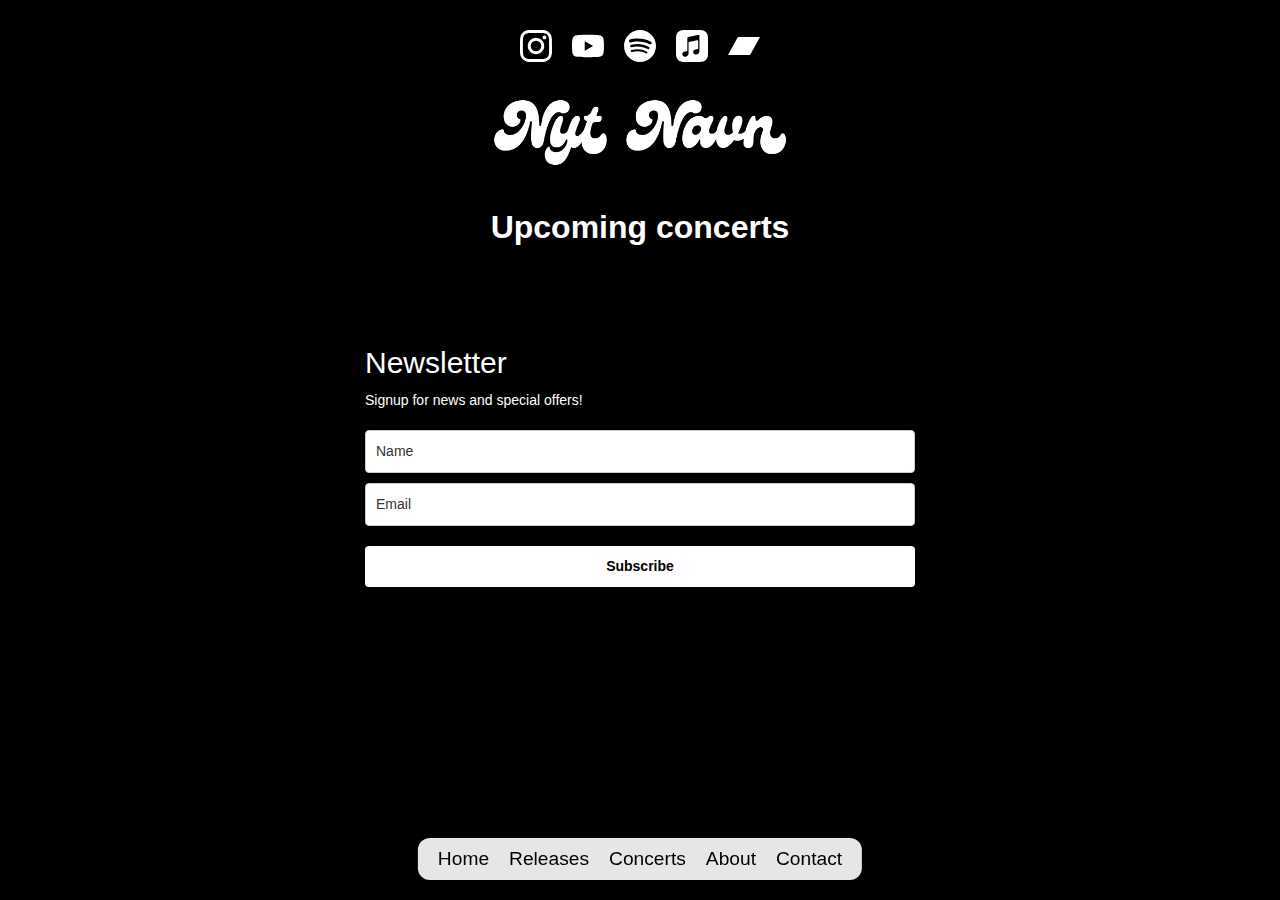
<file: concerts.html>
<!DOCTYPE html>
<html lang="en">
<head>
  <meta charset="UTF-8">
  <meta name="viewport" content="width=device-width, initial-scale=1.0">
  <title>Concerts | NYT NAVN</title>
  <link rel="stylesheet" href="assets/css/common.css">
  <link rel="stylesheet" href="assets/css/concerts.css">
</head>

<!-- Mobile menu icon -->
<div class="mobile-menu-icon" onclick="toggleMobileNav()">☰</div>

<!-- Mobile sidebar menu -->
<nav class="mobile-nav" id="mobileNav">
  <ul>
    <li><a href="index.html">Home</a></li>
    <li><a href="releases.html">Releases</a></li>
    <li><a href="about.html">About</a></li>
    <li><a href="concerts.html">Concerts</a></li>
    <li><a href="contact.html">Contact</a></li>
  </ul>
</nav>

<script>
  function toggleMobileNav() {
    const nav = document.getElementById('mobileNav');
    nav.classList.toggle('open');
  }
</script>

<body>

<header>
  <!-- Top social links -->
  <div class="top-links">
    <a href="https://www.instagram.com/anrsnfg/" target="_blank" class="icon-link" aria-label="Instagram">
      <img src="assets/img/icons/instagram.svg" alt="Instagram">
    </a>
    <a href="https://www.youtube.com/@nytnavn.mp3" target="_blank" class="icon-link" aria-label="YouTube">
      <img src="assets/img/icons/youtube.svg" alt="YouTube">
    </a>
    <a href="https://open.spotify.com/artist/42TDTONjEWAzrDD1X8QwWL?si=M-NN_2liQI2Xs_24YV2hUQ" target="_blank" class="icon-link" aria-label="Spotify">
      <img src="assets/img/icons/spotify.svg" alt="Spotify">
    </a>
    <a href="https://music.apple.com/dk/artist/nyt-navn/1826594807?l=da" target="_blank" class="icon-link" aria-label="Apple Music">
      <img src="assets/img/icons/applemusic.svg" alt="Apple Music">
    </a>
    <a href="https://nytnavn.bandcamp.com/" target="_blank" class="icon-link" aria-label="Bandcamp">
      <img src="assets/img/icons/bandcamp.svg" alt="Bandcamp">
    </a>
  </div>

  <!-- Logo -->
  <a href="index.html">
    <img src="assets/img/logo.png" alt="Logo" class="logo">
  </a>
</header>

<!-- Concerts Section -->
<section class="concerts-section">
  <h2>Upcoming concerts</h2>
  
  <!-- Songkick wrapper for centering -->
<div class="songkick-wrapper">
  <div class="songkick-container">
    <a href="https://www.songkick.com/artists/10383638"
       class="songkick-widget"
       data-theme="dark"
       data-track-button="on"
       data-detect-style="on"
       data-locale="en"
       data-other-artists="on"
       data-share-button="on"
       data-country-filter="on"
       data-rsvp="on"
       data-request-show="off"
       data-past-events="off"
       data-past-events-offtour="off"
       data-remind-me="off"
       style="display: none;">
      NYT NAVN LIVE SHOWS
    </a>
    <script src="//widget-app.songkick.com/injector/10383638"></script>
  </div>
</div>
</section>



  
<!-- Bottom menu -->
<div class="bottom-menu">
  <a href="index.html">Home</a>
  <a href="releases.html">Releases</a>
  <a href="concerts.html">Concerts</a>
  <a href="about.html">About</a>
  <a href="contact.html">Contact</a>
</div>

</body>

<!-- Footer -->
<footer class="site-footer">
  <style type="text/css">@import url("https://assets.mlcdn.com/fonts.css?version=1756385");</style>
    <style type="text/css">
    /* LOADER */
    .ml-form-embedSubmitLoad {
      display: inline-block;
      width: 20px;
      height: 20px;
    }

    .g-recaptcha {
    transform: scale(1);
    -webkit-transform: scale(1);
    transform-origin: 0 0;
    -webkit-transform-origin: 0 0;
    height: ;
    }

    .sr-only {
      position: absolute;
      width: 1px;
      height: 1px;
      padding: 0;
      margin: -1px;
      overflow: hidden;
      clip: rect(0,0,0,0);
      border: 0;
    }

    .ml-form-embedSubmitLoad:after {
      content: " ";
      display: block;
      width: 11px;
      height: 11px;
      margin: 1px;
      border-radius: 50%;
      border: 4px solid #fff;
    border-color: #000000 #000000 #000000 transparent;
    animation: ml-form-embedSubmitLoad 1.2s linear infinite;
    }
    @keyframes ml-form-embedSubmitLoad {
      0% {
      transform: rotate(0deg);
      }
      100% {
      transform: rotate(360deg);
      }
    }
      #mlb2-30215729.ml-form-embedContainer {
        box-sizing: border-box;
        display: table;
        margin: 0 auto;
        position: static;
        width: 100% !important;
      }
      #mlb2-30215729.ml-form-embedContainer h4,
      #mlb2-30215729.ml-form-embedContainer p,
      #mlb2-30215729.ml-form-embedContainer span,
      #mlb2-30215729.ml-form-embedContainer button {
        text-transform: none !important;
        letter-spacing: normal !important;
      }
      #mlb2-30215729.ml-form-embedContainer .ml-form-embedWrapper {
        background-color: #000000;
        
        border-width: 0px;
        border-color: transparent;
        border-radius: 4px;
        border-style: solid;
        box-sizing: border-box;
        display: inline-block !important;
        margin: 0;
        padding: 0;
        position: relative;
              }
      #mlb2-30215729.ml-form-embedContainer .ml-form-embedWrapper.embedPopup,
      #mlb2-30215729.ml-form-embedContainer .ml-form-embedWrapper.embedDefault { width: 590px; }
      #mlb2-30215729.ml-form-embedContainer .ml-form-embedWrapper.embedForm { max-width: 590px; width: 100%; }
      #mlb2-30215729.ml-form-embedContainer .ml-form-align-left { text-align: left; }
      #mlb2-30215729.ml-form-embedContainer .ml-form-align-center { text-align: center; }
      #mlb2-30215729.ml-form-embedContainer .ml-form-align-default { display: table-cell !important; vertical-align: middle !important; text-align: center !important; }
      #mlb2-30215729.ml-form-embedContainer .ml-form-align-right { text-align: right; }
      #mlb2-30215729.ml-form-embedContainer .ml-form-embedWrapper .ml-form-embedHeader img {
        border-top-left-radius: 4px;
        border-top-right-radius: 4px;
        height: auto;
        margin: 0 auto !important;
        max-width: 100%;
        width: undefinedpx;
      }
      #mlb2-30215729.ml-form-embedContainer .ml-form-embedWrapper .ml-form-embedBody,
      #mlb2-30215729.ml-form-embedContainer .ml-form-embedWrapper .ml-form-successBody {
        padding: 20px 20px 0 20px;
      }
      #mlb2-30215729.ml-form-embedContainer .ml-form-embedWrapper .ml-form-embedBody.ml-form-embedBodyHorizontal {
        padding-bottom: 0;
      }
      #mlb2-30215729.ml-form-embedContainer .ml-form-embedWrapper .ml-form-embedBody .ml-form-embedContent,
      #mlb2-30215729.ml-form-embedContainer .ml-form-embedWrapper .ml-form-successBody .ml-form-successContent {
        text-align: left;
        margin: 0 0 20px 0;
      }
      #mlb2-30215729.ml-form-embedContainer .ml-form-embedWrapper .ml-form-embedBody .ml-form-embedContent h4,
      #mlb2-30215729.ml-form-embedContainer .ml-form-embedWrapper .ml-form-successBody .ml-form-successContent h4 {
        color: #ffffff;
        font-family: 'Open Sans', Arial, Helvetica, sans-serif;
        font-size: 30px;
        font-weight: 400;
        margin: 0 0 10px 0;
        text-align: left;
        word-break: break-word;
      }
      #mlb2-30215729.ml-form-embedContainer .ml-form-embedWrapper .ml-form-embedBody .ml-form-embedContent p,
      #mlb2-30215729.ml-form-embedContainer .ml-form-embedWrapper .ml-form-successBody .ml-form-successContent p {
        color: #ffffff;
        font-family: 'Open Sans', Arial, Helvetica, sans-serif;
        font-size: 14px;
        font-weight: 400;
        line-height: 20px;
        margin: 0 0 10px 0;
        text-align: left;
      }
      #mlb2-30215729.ml-form-embedContainer .ml-form-embedWrapper .ml-form-embedBody .ml-form-embedContent ul,
      #mlb2-30215729.ml-form-embedContainer .ml-form-embedWrapper .ml-form-embedBody .ml-form-embedContent ol,
      #mlb2-30215729.ml-form-embedContainer .ml-form-embedWrapper .ml-form-successBody .ml-form-successContent ul,
      #mlb2-30215729.ml-form-embedContainer .ml-form-embedWrapper .ml-form-successBody .ml-form-successContent ol {
        color: #ffffff;
        font-family: 'Open Sans', Arial, Helvetica, sans-serif;
        font-size: 14px;
      }
      #mlb2-30215729.ml-form-embedContainer .ml-form-embedWrapper .ml-form-embedBody .ml-form-embedContent ol ol,
      #mlb2-30215729.ml-form-embedContainer .ml-form-embedWrapper .ml-form-successBody .ml-form-successContent ol ol {
        list-style-type: lower-alpha;
      }
      #mlb2-30215729.ml-form-embedContainer .ml-form-embedWrapper .ml-form-embedBody .ml-form-embedContent ol ol ol,
      #mlb2-30215729.ml-form-embedContainer .ml-form-embedWrapper .ml-form-successBody .ml-form-successContent ol ol ol {
        list-style-type: lower-roman;
      }
      #mlb2-30215729.ml-form-embedContainer .ml-form-embedWrapper .ml-form-embedBody .ml-form-embedContent p a,
      #mlb2-30215729.ml-form-embedContainer .ml-form-embedWrapper .ml-form-successBody .ml-form-successContent p a {
        color: #ffffff;
        text-decoration: underline;
      }

      #mlb2-30215729.ml-form-embedContainer .ml-form-embedWrapper .ml-block-form .ml-field-group {
        text-align: left!important;
      }

      #mlb2-30215729.ml-form-embedContainer .ml-form-embedWrapper .ml-block-form .ml-field-group label {
        margin-bottom: 5px;
        color: #000000;
        font-size: 14px;
        font-family: 'Open Sans', Arial, Helvetica, sans-serif;
        font-weight: bold; font-style: normal; text-decoration: none;;
        display: inline-block;
        line-height: 20px;
      }
      #mlb2-30215729.ml-form-embedContainer .ml-form-embedWrapper .ml-form-embedBody .ml-form-embedContent p:last-child,
      #mlb2-30215729.ml-form-embedContainer .ml-form-embedWrapper .ml-form-successBody .ml-form-successContent p:last-child {
        margin: 0;
      }
      #mlb2-30215729.ml-form-embedContainer .ml-form-embedWrapper .ml-form-embedBody form {
        margin: 0;
        width: 100%;
      }
      #mlb2-30215729.ml-form-embedContainer .ml-form-embedWrapper .ml-form-embedBody .ml-form-formContent,
      #mlb2-30215729.ml-form-embedContainer .ml-form-embedWrapper .ml-form-embedBody .ml-form-checkboxRow {
        margin: 0 0 20px 0;
        width: 100%;
      }
      #mlb2-30215729.ml-form-embedContainer .ml-form-embedWrapper .ml-form-embedBody .ml-form-checkboxRow {
        float: left;
      }
      #mlb2-30215729.ml-form-embedContainer .ml-form-embedWrapper .ml-form-embedBody .ml-form-formContent.horozintalForm {
        margin: 0;
        padding: 0 0 20px 0;
        width: 100%;
        height: auto;
        float: left;
      }
      #mlb2-30215729.ml-form-embedContainer .ml-form-embedWrapper .ml-form-embedBody .ml-form-fieldRow {
        margin: 0 0 10px 0;
        width: 100%;
      }
      #mlb2-30215729.ml-form-embedContainer .ml-form-embedWrapper .ml-form-embedBody .ml-form-fieldRow.ml-last-item {
        margin: 0;
      }
      #mlb2-30215729.ml-form-embedContainer .ml-form-embedWrapper .ml-form-embedBody .ml-form-fieldRow.ml-formfieldHorizintal {
        margin: 0;
      }
      #mlb2-30215729.ml-form-embedContainer .ml-form-embedWrapper .ml-form-embedBody .ml-form-fieldRow input {
        background-color: #ffffff !important;
        color: #333333 !important;
        border-color: #cccccc;
        border-radius: 4px !important;
        border-style: solid !important;
        border-width: 1px !important;
        font-family: 'Open Sans', Arial, Helvetica, sans-serif;
        font-size: 14px !important;
        height: auto;
        line-height: 21px !important;
        margin-bottom: 0;
        margin-top: 0;
        margin-left: 0;
        margin-right: 0;
        padding: 10px 10px !important;
        width: 100% !important;
        box-sizing: border-box !important;
        max-width: 100% !important;
      }
      #mlb2-30215729.ml-form-embedContainer .ml-form-embedWrapper .ml-form-embedBody .ml-form-fieldRow input::-webkit-input-placeholder,
      #mlb2-30215729.ml-form-embedContainer .ml-form-embedWrapper .ml-form-embedBody .ml-form-horizontalRow input::-webkit-input-placeholder { color: #333333; }

      #mlb2-30215729.ml-form-embedContainer .ml-form-embedWrapper .ml-form-embedBody .ml-form-fieldRow input::-moz-placeholder,
      #mlb2-30215729.ml-form-embedContainer .ml-form-embedWrapper .ml-form-embedBody .ml-form-horizontalRow input::-moz-placeholder { color: #333333; }

      #mlb2-30215729.ml-form-embedContainer .ml-form-embedWrapper .ml-form-embedBody .ml-form-fieldRow input:-ms-input-placeholder,
      #mlb2-30215729.ml-form-embedContainer .ml-form-embedWrapper .ml-form-embedBody .ml-form-horizontalRow input:-ms-input-placeholder { color: #333333; }

      #mlb2-30215729.ml-form-embedContainer .ml-form-embedWrapper .ml-form-embedBody .ml-form-fieldRow input:-moz-placeholder,
      #mlb2-30215729.ml-form-embedContainer .ml-form-embedWrapper .ml-form-embedBody .ml-form-horizontalRow input:-moz-placeholder { color: #333333; }

      #mlb2-30215729.ml-form-embedContainer .ml-form-embedWrapper .ml-form-embedBody .ml-form-fieldRow textarea, #mlb2-30215729.ml-form-embedContainer .ml-form-embedWrapper .ml-form-embedBody .ml-form-horizontalRow textarea {
        background-color: #ffffff !important;
        color: #333333 !important;
        border-color: #cccccc;
        border-radius: 4px !important;
        border-style: solid !important;
        border-width: 1px !important;
        font-family: 'Open Sans', Arial, Helvetica, sans-serif;
        font-size: 14px !important;
        height: auto;
        line-height: 21px !important;
        margin-bottom: 0;
        margin-top: 0;
        padding: 10px 10px !important;
        width: 100% !important;
        box-sizing: border-box !important;
        max-width: 100% !important;
      }

      #mlb2-30215729.ml-form-embedContainer .ml-form-embedWrapper .ml-form-embedBody .ml-form-fieldRow .custom-radio .custom-control-label::before, #mlb2-30215729.ml-form-embedContainer .ml-form-embedWrapper .ml-form-embedBody .ml-form-horizontalRow .custom-radio .custom-control-label::before, #mlb2-30215729.ml-form-embedContainer .ml-form-embedWrapper .ml-form-embedBody .ml-form-fieldRow .custom-checkbox .custom-control-label::before, #mlb2-30215729.ml-form-embedContainer .ml-form-embedWrapper .ml-form-embedBody .ml-form-horizontalRow .custom-checkbox .custom-control-label::before, #mlb2-30215729.ml-form-embedContainer .ml-form-embedWrapper .ml-form-embedBody .ml-form-embedPermissions .ml-form-embedPermissionsOptionsCheckbox .label-description::before, #mlb2-30215729.ml-form-embedContainer .ml-form-embedWrapper .ml-form-embedBody .ml-form-interestGroupsRow .ml-form-interestGroupsRowCheckbox .label-description::before, #mlb2-30215729.ml-form-embedContainer .ml-form-embedWrapper .ml-form-embedBody .ml-form-checkboxRow .label-description::before {
          border-color: #cccccc!important;
          background-color: #ffffff!important;
      }

      #mlb2-30215729.ml-form-embedContainer .ml-form-embedWrapper .ml-form-embedBody .ml-form-fieldRow input.custom-control-input[type="checkbox"]{
        box-sizing: border-box;
        padding: 0;
        position: absolute;
        z-index: -1;
        opacity: 0;
        margin-top: 5px;
        margin-left: -1.5rem;
        overflow: visible;
      }

      #mlb2-30215729.ml-form-embedContainer .ml-form-embedWrapper .ml-form-embedBody .ml-form-fieldRow .custom-checkbox .custom-control-label::before, #mlb2-30215729.ml-form-embedContainer .ml-form-embedWrapper .ml-form-embedBody .ml-form-horizontalRow .custom-checkbox .custom-control-label::before, #mlb2-30215729.ml-form-embedContainer .ml-form-embedWrapper .ml-form-embedBody .ml-form-embedPermissions .ml-form-embedPermissionsOptionsCheckbox .label-description::before, #mlb2-30215729.ml-form-embedContainer .ml-form-embedWrapper .ml-form-embedBody .ml-form-interestGroupsRow .ml-form-interestGroupsRowCheckbox .label-description::before, #mlb2-30215729.ml-form-embedContainer .ml-form-embedWrapper .ml-form-embedBody .ml-form-checkboxRow .label-description::before {
        border-radius: 4px!important;
      }


      #mlb2-30215729.ml-form-embedContainer .ml-form-embedWrapper .ml-form-embedBody .ml-form-checkboxRow input[type=checkbox]:checked~.label-description::after, #mlb2-30215729.ml-form-embedContainer .ml-form-embedWrapper .ml-form-embedBody .ml-form-embedPermissions .ml-form-embedPermissionsOptionsCheckbox input[type=checkbox]:checked~.label-description::after, #mlb2-30215729.ml-form-embedContainer .ml-form-embedWrapper .ml-form-embedBody .ml-form-fieldRow .custom-checkbox .custom-control-input:checked~.custom-control-label::after, #mlb2-30215729.ml-form-embedContainer .ml-form-embedWrapper .ml-form-embedBody .ml-form-horizontalRow .custom-checkbox .custom-control-input:checked~.custom-control-label::after, #mlb2-30215729.ml-form-embedContainer .ml-form-embedWrapper .ml-form-embedBody .ml-form-interestGroupsRow .ml-form-interestGroupsRowCheckbox input[type=checkbox]:checked~.label-description::after {
        background-image: url("data:image/svg+xml,%3csvg xmlns='http://www.w3.org/2000/svg' viewBox='0 0 8 8'%3e%3cpath fill='%23fff' d='M6.564.75l-3.59 3.612-1.538-1.55L0 4.26 2.974 7.25 8 2.193z'/%3e%3c/svg%3e");
      }

      #mlb2-30215729.ml-form-embedContainer .ml-form-embedWrapper .ml-form-embedBody .ml-form-fieldRow .custom-radio .custom-control-input:checked~.custom-control-label::after, #mlb2-30215729.ml-form-embedContainer .ml-form-embedWrapper .ml-form-embedBody .ml-form-fieldRow .custom-radio .custom-control-input:checked~.custom-control-label::after {
        background-image: url("data:image/svg+xml,%3csvg xmlns='http://www.w3.org/2000/svg' viewBox='-4 -4 8 8'%3e%3ccircle r='3' fill='%23fff'/%3e%3c/svg%3e");
      }

      #mlb2-30215729.ml-form-embedContainer .ml-form-embedWrapper .ml-form-embedBody .ml-form-fieldRow .custom-radio .custom-control-input:checked~.custom-control-label::before, #mlb2-30215729.ml-form-embedContainer .ml-form-embedWrapper .ml-form-embedBody .ml-form-horizontalRow .custom-radio .custom-control-input:checked~.custom-control-label::before, #mlb2-30215729.ml-form-embedContainer .ml-form-embedWrapper .ml-form-embedBody .ml-form-fieldRow .custom-checkbox .custom-control-input:checked~.custom-control-label::before, #mlb2-30215729.ml-form-embedContainer .ml-form-embedWrapper .ml-form-embedBody .ml-form-horizontalRow .custom-checkbox .custom-control-input:checked~.custom-control-label::before, #mlb2-30215729.ml-form-embedContainer .ml-form-embedWrapper .ml-form-embedBody .ml-form-embedPermissions .ml-form-embedPermissionsOptionsCheckbox input[type=checkbox]:checked~.label-description::before, #mlb2-30215729.ml-form-embedContainer .ml-form-embedWrapper .ml-form-embedBody .ml-form-interestGroupsRow .ml-form-interestGroupsRowCheckbox input[type=checkbox]:checked~.label-description::before, #mlb2-30215729.ml-form-embedContainer .ml-form-embedWrapper .ml-form-embedBody .ml-form-checkboxRow input[type=checkbox]:checked~.label-description::before  {
          border-color: #000000!important;
          background-color: #000000!important;
      }

      #mlb2-30215729.ml-form-embedContainer .ml-form-embedWrapper .ml-form-embedBody .ml-form-fieldRow .custom-radio .custom-control-label::before, #mlb2-30215729.ml-form-embedContainer .ml-form-embedWrapper .ml-form-embedBody .ml-form-horizontalRow .custom-radio .custom-control-label::before, #mlb2-30215729.ml-form-embedContainer .ml-form-embedWrapper .ml-form-embedBody .ml-form-fieldRow .custom-radio .custom-control-label::after, #mlb2-30215729.ml-form-embedContainer .ml-form-embedWrapper .ml-form-embedBody .ml-form-horizontalRow .custom-radio .custom-control-label::after, #mlb2-30215729.ml-form-embedContainer .ml-form-embedWrapper .ml-form-embedBody .ml-form-fieldRow .custom-checkbox .custom-control-label::before, #mlb2-30215729.ml-form-embedContainer .ml-form-embedWrapper .ml-form-embedBody .ml-form-fieldRow .custom-checkbox .custom-control-label::after, #mlb2-30215729.ml-form-embedContainer .ml-form-embedWrapper .ml-form-embedBody .ml-form-horizontalRow .custom-checkbox .custom-control-label::before, #mlb2-30215729.ml-form-embedContainer .ml-form-embedWrapper .ml-form-embedBody .ml-form-horizontalRow .custom-checkbox .custom-control-label::after {
           top: 2px;
           box-sizing: border-box;
      }

      #mlb2-30215729.ml-form-embedContainer .ml-form-embedWrapper .ml-form-embedBody .ml-form-embedPermissions .ml-form-embedPermissionsOptionsCheckbox .label-description::before, #mlb2-30215729.ml-form-embedContainer .ml-form-embedWrapper .ml-form-embedBody .ml-form-embedPermissions .ml-form-embedPermissionsOptionsCheckbox .label-description::after, #mlb2-30215729.ml-form-embedContainer .ml-form-embedWrapper .ml-form-embedBody .ml-form-checkboxRow .label-description::before, #mlb2-30215729.ml-form-embedContainer .ml-form-embedWrapper .ml-form-embedBody .ml-form-checkboxRow .label-description::after {
           top: 0px!important;
           box-sizing: border-box!important;
      }

      #mlb2-30215729.ml-form-embedContainer .ml-form-embedWrapper .ml-form-embedBody .ml-form-checkboxRow .label-description::before, #mlb2-30215729.ml-form-embedContainer .ml-form-embedWrapper .ml-form-embedBody .ml-form-checkboxRow .label-description::after {
        top: 0px!important;
           box-sizing: border-box!important;
      }

       #mlb2-30215729.ml-form-embedContainer .ml-form-embedWrapper .ml-form-embedBody .ml-form-interestGroupsRow .ml-form-interestGroupsRowCheckbox .label-description::after {
            top: 0px!important;
            box-sizing: border-box!important;
            position: absolute;
            left: -1.5rem;
            display: block;
            width: 1rem;
            height: 1rem;
            content: "";
       }

      #mlb2-30215729.ml-form-embedContainer .ml-form-embedWrapper .ml-form-embedBody .ml-form-interestGroupsRow .ml-form-interestGroupsRowCheckbox .label-description::before {
        top: 0px!important;
        box-sizing: border-box!important;
      }

      #mlb2-30215729.ml-form-embedContainer .ml-form-embedWrapper .ml-form-embedBody .custom-control-label::before {
          position: absolute;
          top: 4px;
          left: -1.5rem;
          display: block;
          width: 16px;
          height: 16px;
          pointer-events: none;
          content: "";
          background-color: #ffffff;
          border: #adb5bd solid 1px;
          border-radius: 50%;
      }

      #mlb2-30215729.ml-form-embedContainer .ml-form-embedWrapper .ml-form-embedBody .custom-control-label::after {
          position: absolute;
          top: 2px!important;
          left: -1.5rem;
          display: block;
          width: 1rem;
          height: 1rem;
          content: "";
      }

      #mlb2-30215729.ml-form-embedContainer .ml-form-embedWrapper .ml-form-embedBody .ml-form-embedPermissions .ml-form-embedPermissionsOptionsCheckbox .label-description::before, #mlb2-30215729.ml-form-embedContainer .ml-form-embedWrapper .ml-form-embedBody .ml-form-interestGroupsRow .ml-form-interestGroupsRowCheckbox .label-description::before, #mlb2-30215729.ml-form-embedContainer .ml-form-embedWrapper .ml-form-embedBody .ml-form-checkboxRow .label-description::before {
          position: absolute;
          top: 4px;
          left: -1.5rem;
          display: block;
          width: 16px;
          height: 16px;
          pointer-events: none;
          content: "";
          background-color: #ffffff;
          border: #adb5bd solid 1px;
          border-radius: 50%;
      }

      #mlb2-30215729.ml-form-embedContainer .ml-form-embedWrapper .ml-form-embedBody .ml-form-embedPermissions .ml-form-embedPermissionsOptionsCheckbox .label-description::after {
          position: absolute;
          top: 0px!important;
          left: -1.5rem;
          display: block;
          width: 1rem;
          height: 1rem;
          content: "";
      }

      #mlb2-30215729.ml-form-embedContainer .ml-form-embedWrapper .ml-form-embedBody .ml-form-checkboxRow .label-description::after {
          position: absolute;
          top: 0px!important;
          left: -1.5rem;
          display: block;
          width: 1rem;
          height: 1rem;
          content: "";
      }

      #mlb2-30215729.ml-form-embedContainer .ml-form-embedWrapper .ml-form-embedBody .custom-radio .custom-control-label::after {
          background: no-repeat 50%/50% 50%;
      }
      #mlb2-30215729.ml-form-embedContainer .ml-form-embedWrapper .ml-form-embedBody .custom-checkbox .custom-control-label::after, #mlb2-30215729.ml-form-embedContainer .ml-form-embedWrapper .ml-form-embedBody .ml-form-embedPermissions .ml-form-embedPermissionsOptionsCheckbox .label-description::after, #mlb2-30215729.ml-form-embedContainer .ml-form-embedWrapper .ml-form-embedBody .ml-form-interestGroupsRow .ml-form-interestGroupsRowCheckbox .label-description::after, #mlb2-30215729.ml-form-embedContainer .ml-form-embedWrapper .ml-form-embedBody .ml-form-checkboxRow .label-description::after {
          background: no-repeat 50%/50% 50%;
      }

      #mlb2-30215729.ml-form-embedContainer .ml-form-embedWrapper .ml-form-embedBody .ml-form-fieldRow .custom-control, #mlb2-30215729.ml-form-embedContainer .ml-form-embedWrapper .ml-form-embedBody .ml-form-horizontalRow .custom-control {
        position: relative;
        display: block;
        min-height: 1.5rem;
        padding-left: 1.5rem;
      }

      #mlb2-30215729.ml-form-embedContainer .ml-form-embedWrapper .ml-form-embedBody .ml-form-fieldRow .custom-radio .custom-control-input, #mlb2-30215729.ml-form-embedContainer .ml-form-embedWrapper .ml-form-embedBody .ml-form-horizontalRow .custom-radio .custom-control-input, #mlb2-30215729.ml-form-embedContainer .ml-form-embedWrapper .ml-form-embedBody .ml-form-fieldRow .custom-checkbox .custom-control-input, #mlb2-30215729.ml-form-embedContainer .ml-form-embedWrapper .ml-form-embedBody .ml-form-horizontalRow .custom-checkbox .custom-control-input {
          position: absolute;
          z-index: -1;
          opacity: 0;
          box-sizing: border-box;
          padding: 0;
      }

      #mlb2-30215729.ml-form-embedContainer .ml-form-embedWrapper .ml-form-embedBody .ml-form-fieldRow .custom-radio .custom-control-label, #mlb2-30215729.ml-form-embedContainer .ml-form-embedWrapper .ml-form-embedBody .ml-form-horizontalRow .custom-radio .custom-control-label, #mlb2-30215729.ml-form-embedContainer .ml-form-embedWrapper .ml-form-embedBody .ml-form-fieldRow .custom-checkbox .custom-control-label, #mlb2-30215729.ml-form-embedContainer .ml-form-embedWrapper .ml-form-embedBody .ml-form-horizontalRow .custom-checkbox .custom-control-label {
          color: #000000;
          font-size: 12px!important;
          font-family: 'Open Sans', Arial, Helvetica, sans-serif;
          line-height: 22px;
          margin-bottom: 0;
          position: relative;
          vertical-align: top;
          font-style: normal;
          font-weight: 700;
      }

      #mlb2-30215729.ml-form-embedContainer .ml-form-embedWrapper .ml-form-embedBody .ml-form-fieldRow .custom-select, #mlb2-30215729.ml-form-embedContainer .ml-form-embedWrapper .ml-form-embedBody .ml-form-horizontalRow .custom-select {
        background-color: #ffffff !important;
        color: #333333 !important;
        border-color: #cccccc;
        border-radius: 4px !important;
        border-style: solid !important;
        border-width: 1px !important;
        font-family: 'Open Sans', Arial, Helvetica, sans-serif;
        font-size: 14px !important;
        line-height: 20px !important;
        margin-bottom: 0;
        margin-top: 0;
        padding: 10px 28px 10px 12px !important;
        width: 100% !important;
        box-sizing: border-box !important;
        max-width: 100% !important;
        height: auto;
        display: inline-block;
        vertical-align: middle;
        background: url('https://assets.mlcdn.com/ml/images/default/dropdown.svg') no-repeat right .75rem center/8px 10px;
        -webkit-appearance: none;
        -moz-appearance: none;
        appearance: none;
      }


      #mlb2-30215729.ml-form-embedContainer .ml-form-embedWrapper .ml-form-embedBody .ml-form-horizontalRow {
        height: auto;
        width: 100%;
        float: left;
      }
      .ml-form-formContent.horozintalForm .ml-form-horizontalRow .ml-input-horizontal { width: 70%; float: left; }
      .ml-form-formContent.horozintalForm .ml-form-horizontalRow .ml-button-horizontal { width: 30%; float: left; }
      .ml-form-formContent.horozintalForm .ml-form-horizontalRow .ml-button-horizontal.labelsOn { padding-top: 25px;  }
      .ml-form-formContent.horozintalForm .ml-form-horizontalRow .horizontal-fields { box-sizing: border-box; float: left; padding-right: 10px;  }
      #mlb2-30215729.ml-form-embedContainer .ml-form-embedWrapper .ml-form-embedBody .ml-form-horizontalRow input {
        background-color: #ffffff;
        color: #333333;
        border-color: #cccccc;
        border-radius: 4px;
        border-style: solid;
        border-width: 1px;
        font-family: 'Open Sans', Arial, Helvetica, sans-serif;
        font-size: 14px;
        line-height: 20px;
        margin-bottom: 0;
        margin-top: 0;
        padding: 10px 10px;
        width: 100%;
        box-sizing: border-box;
        overflow-y: initial;
      }
      #mlb2-30215729.ml-form-embedContainer .ml-form-embedWrapper .ml-form-embedBody .ml-form-horizontalRow button {
        background-color: #ffffff !important;
        border-color: #ffffff;
        border-style: solid;
        border-width: 1px;
        border-radius: 4px;
        box-shadow: none;
        color: #000000 !important;
        cursor: pointer;
        font-family: 'Open Sans', Arial, Helvetica, sans-serif;
        font-size: 14px !important;
        font-weight: 700;
        line-height: 20px;
        margin: 0 !important;
        padding: 10px !important;
        width: 100%;
        height: auto;
      }
      #mlb2-30215729.ml-form-embedContainer .ml-form-embedWrapper .ml-form-embedBody .ml-form-horizontalRow button:hover {
        background-color: #d7264a !important;
        border-color: #d7264a !important;
      }
      #mlb2-30215729.ml-form-embedContainer .ml-form-embedWrapper .ml-form-embedBody .ml-form-checkboxRow input[type="checkbox"] {
        box-sizing: border-box;
        padding: 0;
        position: absolute;
        z-index: -1;
        opacity: 0;
        margin-top: 5px;
        margin-left: -1.5rem;
        overflow: visible;
      }
      #mlb2-30215729.ml-form-embedContainer .ml-form-embedWrapper .ml-form-embedBody .ml-form-checkboxRow .label-description {
        color: #ffffff;
        display: block;
        font-family: 'Open Sans', Arial, Helvetica, sans-serif;
        font-size: 12px;
        text-align: left;
        margin-bottom: 0;
        position: relative;
        vertical-align: top;
      }
      #mlb2-30215729.ml-form-embedContainer .ml-form-embedWrapper .ml-form-embedBody .ml-form-checkboxRow label {
        font-weight: normal;
        margin: 0;
        padding: 0;
        position: relative;
        display: block;
        min-height: 24px;
        padding-left: 24px;

      }
      #mlb2-30215729.ml-form-embedContainer .ml-form-embedWrapper .ml-form-embedBody .ml-form-checkboxRow label a {
        color: #ffffff;
        text-decoration: underline;
      }
      #mlb2-30215729.ml-form-embedContainer .ml-form-embedWrapper .ml-form-embedBody .ml-form-checkboxRow label p {
        color: #ffffff !important;
        font-family: 'Open Sans', Arial, Helvetica, sans-serif !important;
        font-size: 12px !important;
        font-weight: normal !important;
        line-height: 18px !important;
        padding: 0 !important;
        margin: 0 5px 0 0 !important;
      }
      #mlb2-30215729.ml-form-embedContainer .ml-form-embedWrapper .ml-form-embedBody .ml-form-checkboxRow label p:last-child {
        margin: 0;
      }
      #mlb2-30215729.ml-form-embedContainer .ml-form-embedWrapper .ml-form-embedBody .ml-form-embedSubmit {
        margin: 0 0 20px 0;
        float: left;
        width: 100%;
      }
      #mlb2-30215729.ml-form-embedContainer .ml-form-embedWrapper .ml-form-embedBody .ml-form-embedSubmit button {
        background-color: #ffffff !important;
        border: none !important;
        border-radius: 4px !important;
        box-shadow: none !important;
        color: #000000 !important;
        cursor: pointer;
        font-family: 'Open Sans', Arial, Helvetica, sans-serif !important;
        font-size: 14px !important;
        font-weight: 700 !important;
        line-height: 21px !important;
        height: auto;
        padding: 10px !important;
        width: 100% !important;
        box-sizing: border-box !important;
      }
      #mlb2-30215729.ml-form-embedContainer .ml-form-embedWrapper .ml-form-embedBody .ml-form-embedSubmit button.loading {
        display: none;
      }
      #mlb2-30215729.ml-form-embedContainer .ml-form-embedWrapper .ml-form-embedBody .ml-form-embedSubmit button:hover {
        background-color: #d7264a !important;
      }
      .ml-subscribe-close {
        width: 30px;
        height: 30px;
        background: url('https://assets.mlcdn.com/ml/images/default/modal_close.png') no-repeat;
        background-size: 30px;
        cursor: pointer;
        margin-top: -10px;
        margin-right: -10px;
        position: absolute;
        top: 0;
        right: 0;
      }
      .ml-error input, .ml-error textarea, .ml-error select {
        border-color: red!important;
      }

      .ml-error .custom-checkbox-radio-list {
        border: 1px solid red !important;
        border-radius: 4px;
        padding: 10px;
      }

      .ml-error .label-description,
      .ml-error .label-description p,
      .ml-error .label-description p a,
      .ml-error label:first-child {
        color: #ff0000 !important;
      }

      #mlb2-30215729.ml-form-embedContainer .ml-form-embedWrapper .ml-form-embedBody .ml-form-checkboxRow.ml-error .label-description p,
      #mlb2-30215729.ml-form-embedContainer .ml-form-embedWrapper .ml-form-embedBody .ml-form-checkboxRow.ml-error .label-description p:first-letter {
        color: #ff0000 !important;
      }
            @media only screen and (max-width: 590px){

        .ml-form-embedWrapper.embedDefault, .ml-form-embedWrapper.embedPopup { width: 100%!important; }
        .ml-form-formContent.horozintalForm { float: left!important; }
        .ml-form-formContent.horozintalForm .ml-form-horizontalRow { height: auto!important; width: 100%!important; float: left!important; }
        .ml-form-formContent.horozintalForm .ml-form-horizontalRow .ml-input-horizontal { width: 100%!important; }
        .ml-form-formContent.horozintalForm .ml-form-horizontalRow .ml-input-horizontal > div { padding-right: 0px!important; padding-bottom: 10px; }
        .ml-form-formContent.horozintalForm .ml-button-horizontal { width: 100%!important; }
        .ml-form-formContent.horozintalForm .ml-button-horizontal.labelsOn { padding-top: 0px!important; }

      }
    </style>

    
  
    
    

    
    

    
    

    

      
        
        
      

      
        
        
      

      

            
            
            
            
            
            
      

      

      
        
        
         
        
        
      

        
        
        
        
        
        
      

       

        
        
        
        
        
        
        
       


      
        
        
        
        
  



  
        
        
        
      


      
    
    
    
    
    
    
    
  

  
        
        
        
        
        
      

      
        
        
        
        
        
      

      
        
        
        
        
        
      

       

        
        
        
        
       

       
        
        
        
        
      

      
        
        
        
        
        
        
        
       

    

    


      


      

      
      

      

      





    

      
    <div id="mlb2-30215729" class="ml-form-embedContainer ml-subscribe-form ml-subscribe-form-30215729">
      <div class="ml-form-align-center ">
        <div class="ml-form-embedWrapper embedForm">

          
          

          <div class="ml-form-embedBody ml-form-embedBodyDefault row-form">

            <div class="ml-form-embedContent" style=" ">
              
                <h4>Newsletter</h4>
                
                  <p>Signup for news and special offers!</p>
                
              
            </div>

            <form class="ml-block-form" action="https://assets.mailerlite.com/jsonp/1765017/forms/164004678963561990/subscribe" data-code="" method="post" target="_blank">
              <div class="ml-form-formContent">
                

                  
                  <div class="ml-form-fieldRow ">
                    <div class="ml-field-group ml-field-name ml-validate-required">

                      


                      <!-- input -->
                      <input aria-label="name" aria-required="true" type="text" class="form-control" data-inputmask="" name="fields[name]" placeholder="Name" autocomplete="given-name">
                      <!-- /input -->

                      <!-- textarea -->
                      
                      <!-- /textarea -->

                      <!-- select -->
                      
                      <!-- /select -->

                      <!-- checkboxes -->
            
            <!-- /checkboxes -->

                      <!-- radio -->
                      
                      <!-- /radio -->

                      <!-- countries -->
                      
                      <!-- /countries -->





                    </div>
                  </div><div class="ml-form-fieldRow ml-last-item">
                    <div class="ml-field-group ml-field-email ml-validate-email ml-validate-required">

                      


                      <!-- input -->
                      <input aria-label="email" aria-required="true" type="email" class="form-control" data-inputmask="" name="fields[email]" placeholder="Email" autocomplete="email">
                      <!-- /input -->

                      <!-- textarea -->
                      
                      <!-- /textarea -->

                      <!-- select -->
                      
                      <!-- /select -->

                      <!-- checkboxes -->
            
            <!-- /checkboxes -->

                      <!-- radio -->
                      
                      <!-- /radio -->

                      <!-- countries -->
                      
                      <!-- /countries -->





                    </div>
                  </div>
                
              </div>

              

              <!-- Privacy policy -->
              
              <!-- /Privacy policy -->

              

              

              






              
              <input type="hidden" name="ml-submit" value="1">

              <div class="ml-form-embedSubmit">
                
                  <button type="submit" class="primary">Subscribe</button>
                
                <button disabled="disabled" style="display: none;" type="button" class="loading">
                  <div class="ml-form-embedSubmitLoad"></div>
                  <span class="sr-only">Loading...</span>
                </button>
              </div>

              
              <input type="hidden" name="anticsrf" value="true">
            </form>
          </div>

          <div class="ml-form-successBody row-success" style="display: none">

            <div class="ml-form-successContent">
              
                <h4>Thank you!</h4>
                
                  <p>You have successfully joined my subscriber list.</p>
                
              
            </div>

          </div>
        </div>
      </div>
    </div>

  

  
  
  <script>
    function ml_webform_success_30215729() {
      var $ = ml_jQuery || jQuery;
      $('.ml-subscribe-form-30215729 .row-success').show();
      $('.ml-subscribe-form-30215729 .row-form').hide();
    }
      </script>
  
  
      <script src="https://groot.mailerlite.com/js/w/webforms.min.js?v176e10baa5e7ed80d35ae235be3d5024" type="text/javascript"></script>
        <script>
            fetch("https://assets.mailerlite.com/jsonp/1765017/forms/164004678963561990/takel")
        </script>
</footer>
</html>
</file>
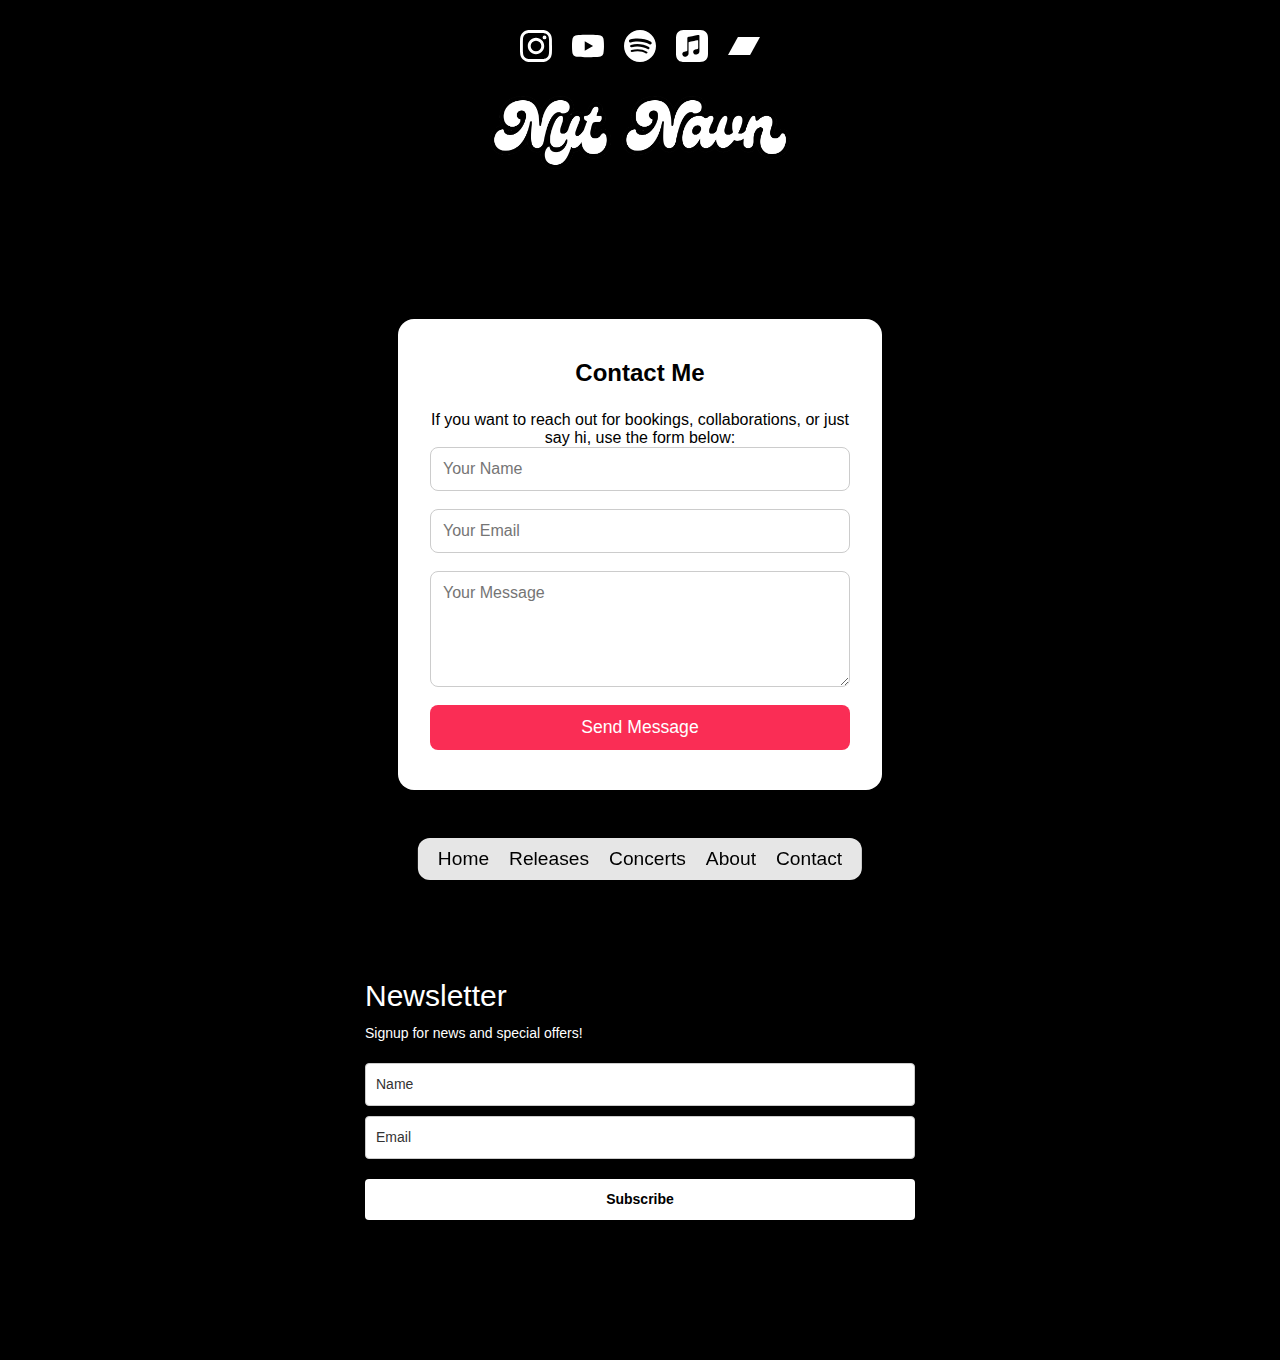
<file: contact.html>
<!DOCTYPE html>
<html lang="en">
<head>
  <meta charset="UTF-8">
  <meta name="viewport" content="width=device-width, initial-scale=1.0">
  <title>Contact | NYT NAVN</title>
  <link rel="stylesheet" href="assets/css/common.css">
  <link rel="stylesheet" href="assets/css/contact.css">
</head>
<body>

  <!-- Mobile menu icon -->
<div class="mobile-menu-icon" onclick="toggleMobileNav()">☰</div>

<!-- Mobile sidebar menu -->
<nav class="mobile-nav" id="mobileNav">
  <ul>
    <li><a href="index.html">Home</a></li>
    <li><a href="releases.html">Releases</a></li>
    <li><a href="about.html">About</a></li>
    <li><a href="concerts.html">Concerts</a></li>
    <li><a href="contact.html">Contact</a></li>
  </ul>
</nav>

<script>
  function toggleMobileNav() {
    const nav = document.getElementById('mobileNav');
    nav.classList.toggle('open');
  }
</script>


<header>
  <!-- Top social links -->
  <div class="top-links">
    <a href="https://www.instagram.com/anrsnfg/" target="_blank" class="icon-link" aria-label="Instagram">
      <img src="assets/img/icons/instagram.svg" alt="Instagram">
    </a>
    <a href="https://www.youtube.com/@nytnavn.mp3" target="_blank" class="icon-link" aria-label="YouTube">
      <img src="assets/img/icons/youtube.svg" alt="YouTube">
    </a>
    <a href="https://open.spotify.com/artist/42TDTONjEWAzrDD1X8QwWL?si=M-NN_2liQI2Xs_24YV2hUQ" target="_blank" class="icon-link" aria-label="Spotify">
      <img src="assets/img/icons/spotify.svg" alt="Spotify">
    </a>
    <a href="https://music.apple.com/dk/artist/nyt-navn/1826594807?l=da" target="_blank" class="icon-link" aria-label="Apple Music">
      <img src="assets/img/icons/applemusic.svg" alt="Apple Music">
    </a>
    <a href="https://nytnavn.bandcamp.com/" target="_blank" class="icon-link" aria-label="Bandcamp">
      <img src="assets/img/icons/bandcamp.svg" alt="Bandcamp">
    </a>
  </div>

  <!-- Logo -->
  <a href="index.html">
    <img src="assets/img/logo.png" alt="Logo" class="logo">
  </a>
</header>

<main class="contact-section">
  <div class="contact-box">
    <h2>Contact Me</h2>
    <p>If you want to reach out for bookings, collaborations, or just say hi, use the form below:</p>

    <form id="contactForm" action="sendmail.php" method="post" class="contact-form">
      <input type="text" name="name" placeholder="Your Name" required>
      <input type="email" name="email" placeholder="Your Email" required>
      <textarea name="message" rows="5" placeholder="Your Message" required></textarea>
      <button type="submit">Send Message</button>
    </form>

    <!-- Status box -->
    <div id="statusBox" class="status-box"></div>
  </div>
</main>

<!-- Bottom menu -->
<div class="bottom-menu">
  <a href="index.html">Home</a>
  <a href="releases.html">Releases</a>
  <a href="concerts.html">Concerts</a>
  <a href="about.html">About</a>
  <a href="contact.html">Contact</a>
</div>

<script>
const form = document.getElementById('contactForm');
const statusBox = document.getElementById('statusBox');

form.addEventListener('submit', function(e) {
  e.preventDefault();

  const formData = new FormData(form);

  fetch('sendmail.php', {
    method: 'POST',
    body: formData
  })
  .then(response => response.text())
  .then(data => {
    statusBox.textContent = data;
    statusBox.className = "status-box show";

    if(data.toLowerCase().includes("thank you")) {
      statusBox.classList.add("success");
      form.reset();
    } else {
      statusBox.classList.add("error");
    }

    // Fade out efter 5 sekunder
    setTimeout(() => {
      statusBox.classList.remove("show");
    }, 5000);
  })
  .catch(() => {
    statusBox.textContent = "Oops! Something went wrong. Please try again.";
    statusBox.className = "status-box show error";

    setTimeout(() => {
      statusBox.classList.remove("show");
    }, 5000);
  });
});
</script>

</body>

<!-- Footer -->
<footer class="site-footer">
  <style type="text/css">@import url("https://assets.mlcdn.com/fonts.css?version=1756385");</style>
    <style type="text/css">
    /* LOADER */
    .ml-form-embedSubmitLoad {
      display: inline-block;
      width: 20px;
      height: 20px;
    }

    .g-recaptcha {
    transform: scale(1);
    -webkit-transform: scale(1);
    transform-origin: 0 0;
    -webkit-transform-origin: 0 0;
    height: ;
    }

    .sr-only {
      position: absolute;
      width: 1px;
      height: 1px;
      padding: 0;
      margin: -1px;
      overflow: hidden;
      clip: rect(0,0,0,0);
      border: 0;
    }

    .ml-form-embedSubmitLoad:after {
      content: " ";
      display: block;
      width: 11px;
      height: 11px;
      margin: 1px;
      border-radius: 50%;
      border: 4px solid #fff;
    border-color: #000000 #000000 #000000 transparent;
    animation: ml-form-embedSubmitLoad 1.2s linear infinite;
    }
    @keyframes ml-form-embedSubmitLoad {
      0% {
      transform: rotate(0deg);
      }
      100% {
      transform: rotate(360deg);
      }
    }
      #mlb2-30215729.ml-form-embedContainer {
        box-sizing: border-box;
        display: table;
        margin: 0 auto;
        position: static;
        width: 100% !important;
      }
      #mlb2-30215729.ml-form-embedContainer h4,
      #mlb2-30215729.ml-form-embedContainer p,
      #mlb2-30215729.ml-form-embedContainer span,
      #mlb2-30215729.ml-form-embedContainer button {
        text-transform: none !important;
        letter-spacing: normal !important;
      }
      #mlb2-30215729.ml-form-embedContainer .ml-form-embedWrapper {
        background-color: #000000;
        
        border-width: 0px;
        border-color: transparent;
        border-radius: 4px;
        border-style: solid;
        box-sizing: border-box;
        display: inline-block !important;
        margin: 0;
        padding: 0;
        position: relative;
              }
      #mlb2-30215729.ml-form-embedContainer .ml-form-embedWrapper.embedPopup,
      #mlb2-30215729.ml-form-embedContainer .ml-form-embedWrapper.embedDefault { width: 590px; }
      #mlb2-30215729.ml-form-embedContainer .ml-form-embedWrapper.embedForm { max-width: 590px; width: 100%; }
      #mlb2-30215729.ml-form-embedContainer .ml-form-align-left { text-align: left; }
      #mlb2-30215729.ml-form-embedContainer .ml-form-align-center { text-align: center; }
      #mlb2-30215729.ml-form-embedContainer .ml-form-align-default { display: table-cell !important; vertical-align: middle !important; text-align: center !important; }
      #mlb2-30215729.ml-form-embedContainer .ml-form-align-right { text-align: right; }
      #mlb2-30215729.ml-form-embedContainer .ml-form-embedWrapper .ml-form-embedHeader img {
        border-top-left-radius: 4px;
        border-top-right-radius: 4px;
        height: auto;
        margin: 0 auto !important;
        max-width: 100%;
        width: undefinedpx;
      }
      #mlb2-30215729.ml-form-embedContainer .ml-form-embedWrapper .ml-form-embedBody,
      #mlb2-30215729.ml-form-embedContainer .ml-form-embedWrapper .ml-form-successBody {
        padding: 20px 20px 0 20px;
      }
      #mlb2-30215729.ml-form-embedContainer .ml-form-embedWrapper .ml-form-embedBody.ml-form-embedBodyHorizontal {
        padding-bottom: 0;
      }
      #mlb2-30215729.ml-form-embedContainer .ml-form-embedWrapper .ml-form-embedBody .ml-form-embedContent,
      #mlb2-30215729.ml-form-embedContainer .ml-form-embedWrapper .ml-form-successBody .ml-form-successContent {
        text-align: left;
        margin: 0 0 20px 0;
      }
      #mlb2-30215729.ml-form-embedContainer .ml-form-embedWrapper .ml-form-embedBody .ml-form-embedContent h4,
      #mlb2-30215729.ml-form-embedContainer .ml-form-embedWrapper .ml-form-successBody .ml-form-successContent h4 {
        color: #ffffff;
        font-family: 'Open Sans', Arial, Helvetica, sans-serif;
        font-size: 30px;
        font-weight: 400;
        margin: 0 0 10px 0;
        text-align: left;
        word-break: break-word;
      }
      #mlb2-30215729.ml-form-embedContainer .ml-form-embedWrapper .ml-form-embedBody .ml-form-embedContent p,
      #mlb2-30215729.ml-form-embedContainer .ml-form-embedWrapper .ml-form-successBody .ml-form-successContent p {
        color: #ffffff;
        font-family: 'Open Sans', Arial, Helvetica, sans-serif;
        font-size: 14px;
        font-weight: 400;
        line-height: 20px;
        margin: 0 0 10px 0;
        text-align: left;
      }
      #mlb2-30215729.ml-form-embedContainer .ml-form-embedWrapper .ml-form-embedBody .ml-form-embedContent ul,
      #mlb2-30215729.ml-form-embedContainer .ml-form-embedWrapper .ml-form-embedBody .ml-form-embedContent ol,
      #mlb2-30215729.ml-form-embedContainer .ml-form-embedWrapper .ml-form-successBody .ml-form-successContent ul,
      #mlb2-30215729.ml-form-embedContainer .ml-form-embedWrapper .ml-form-successBody .ml-form-successContent ol {
        color: #ffffff;
        font-family: 'Open Sans', Arial, Helvetica, sans-serif;
        font-size: 14px;
      }
      #mlb2-30215729.ml-form-embedContainer .ml-form-embedWrapper .ml-form-embedBody .ml-form-embedContent ol ol,
      #mlb2-30215729.ml-form-embedContainer .ml-form-embedWrapper .ml-form-successBody .ml-form-successContent ol ol {
        list-style-type: lower-alpha;
      }
      #mlb2-30215729.ml-form-embedContainer .ml-form-embedWrapper .ml-form-embedBody .ml-form-embedContent ol ol ol,
      #mlb2-30215729.ml-form-embedContainer .ml-form-embedWrapper .ml-form-successBody .ml-form-successContent ol ol ol {
        list-style-type: lower-roman;
      }
      #mlb2-30215729.ml-form-embedContainer .ml-form-embedWrapper .ml-form-embedBody .ml-form-embedContent p a,
      #mlb2-30215729.ml-form-embedContainer .ml-form-embedWrapper .ml-form-successBody .ml-form-successContent p a {
        color: #ffffff;
        text-decoration: underline;
      }

      #mlb2-30215729.ml-form-embedContainer .ml-form-embedWrapper .ml-block-form .ml-field-group {
        text-align: left!important;
      }

      #mlb2-30215729.ml-form-embedContainer .ml-form-embedWrapper .ml-block-form .ml-field-group label {
        margin-bottom: 5px;
        color: #000000;
        font-size: 14px;
        font-family: 'Open Sans', Arial, Helvetica, sans-serif;
        font-weight: bold; font-style: normal; text-decoration: none;;
        display: inline-block;
        line-height: 20px;
      }
      #mlb2-30215729.ml-form-embedContainer .ml-form-embedWrapper .ml-form-embedBody .ml-form-embedContent p:last-child,
      #mlb2-30215729.ml-form-embedContainer .ml-form-embedWrapper .ml-form-successBody .ml-form-successContent p:last-child {
        margin: 0;
      }
      #mlb2-30215729.ml-form-embedContainer .ml-form-embedWrapper .ml-form-embedBody form {
        margin: 0;
        width: 100%;
      }
      #mlb2-30215729.ml-form-embedContainer .ml-form-embedWrapper .ml-form-embedBody .ml-form-formContent,
      #mlb2-30215729.ml-form-embedContainer .ml-form-embedWrapper .ml-form-embedBody .ml-form-checkboxRow {
        margin: 0 0 20px 0;
        width: 100%;
      }
      #mlb2-30215729.ml-form-embedContainer .ml-form-embedWrapper .ml-form-embedBody .ml-form-checkboxRow {
        float: left;
      }
      #mlb2-30215729.ml-form-embedContainer .ml-form-embedWrapper .ml-form-embedBody .ml-form-formContent.horozintalForm {
        margin: 0;
        padding: 0 0 20px 0;
        width: 100%;
        height: auto;
        float: left;
      }
      #mlb2-30215729.ml-form-embedContainer .ml-form-embedWrapper .ml-form-embedBody .ml-form-fieldRow {
        margin: 0 0 10px 0;
        width: 100%;
      }
      #mlb2-30215729.ml-form-embedContainer .ml-form-embedWrapper .ml-form-embedBody .ml-form-fieldRow.ml-last-item {
        margin: 0;
      }
      #mlb2-30215729.ml-form-embedContainer .ml-form-embedWrapper .ml-form-embedBody .ml-form-fieldRow.ml-formfieldHorizintal {
        margin: 0;
      }
      #mlb2-30215729.ml-form-embedContainer .ml-form-embedWrapper .ml-form-embedBody .ml-form-fieldRow input {
        background-color: #ffffff !important;
        color: #333333 !important;
        border-color: #cccccc;
        border-radius: 4px !important;
        border-style: solid !important;
        border-width: 1px !important;
        font-family: 'Open Sans', Arial, Helvetica, sans-serif;
        font-size: 14px !important;
        height: auto;
        line-height: 21px !important;
        margin-bottom: 0;
        margin-top: 0;
        margin-left: 0;
        margin-right: 0;
        padding: 10px 10px !important;
        width: 100% !important;
        box-sizing: border-box !important;
        max-width: 100% !important;
      }
      #mlb2-30215729.ml-form-embedContainer .ml-form-embedWrapper .ml-form-embedBody .ml-form-fieldRow input::-webkit-input-placeholder,
      #mlb2-30215729.ml-form-embedContainer .ml-form-embedWrapper .ml-form-embedBody .ml-form-horizontalRow input::-webkit-input-placeholder { color: #333333; }

      #mlb2-30215729.ml-form-embedContainer .ml-form-embedWrapper .ml-form-embedBody .ml-form-fieldRow input::-moz-placeholder,
      #mlb2-30215729.ml-form-embedContainer .ml-form-embedWrapper .ml-form-embedBody .ml-form-horizontalRow input::-moz-placeholder { color: #333333; }

      #mlb2-30215729.ml-form-embedContainer .ml-form-embedWrapper .ml-form-embedBody .ml-form-fieldRow input:-ms-input-placeholder,
      #mlb2-30215729.ml-form-embedContainer .ml-form-embedWrapper .ml-form-embedBody .ml-form-horizontalRow input:-ms-input-placeholder { color: #333333; }

      #mlb2-30215729.ml-form-embedContainer .ml-form-embedWrapper .ml-form-embedBody .ml-form-fieldRow input:-moz-placeholder,
      #mlb2-30215729.ml-form-embedContainer .ml-form-embedWrapper .ml-form-embedBody .ml-form-horizontalRow input:-moz-placeholder { color: #333333; }

      #mlb2-30215729.ml-form-embedContainer .ml-form-embedWrapper .ml-form-embedBody .ml-form-fieldRow textarea, #mlb2-30215729.ml-form-embedContainer .ml-form-embedWrapper .ml-form-embedBody .ml-form-horizontalRow textarea {
        background-color: #ffffff !important;
        color: #333333 !important;
        border-color: #cccccc;
        border-radius: 4px !important;
        border-style: solid !important;
        border-width: 1px !important;
        font-family: 'Open Sans', Arial, Helvetica, sans-serif;
        font-size: 14px !important;
        height: auto;
        line-height: 21px !important;
        margin-bottom: 0;
        margin-top: 0;
        padding: 10px 10px !important;
        width: 100% !important;
        box-sizing: border-box !important;
        max-width: 100% !important;
      }

      #mlb2-30215729.ml-form-embedContainer .ml-form-embedWrapper .ml-form-embedBody .ml-form-fieldRow .custom-radio .custom-control-label::before, #mlb2-30215729.ml-form-embedContainer .ml-form-embedWrapper .ml-form-embedBody .ml-form-horizontalRow .custom-radio .custom-control-label::before, #mlb2-30215729.ml-form-embedContainer .ml-form-embedWrapper .ml-form-embedBody .ml-form-fieldRow .custom-checkbox .custom-control-label::before, #mlb2-30215729.ml-form-embedContainer .ml-form-embedWrapper .ml-form-embedBody .ml-form-horizontalRow .custom-checkbox .custom-control-label::before, #mlb2-30215729.ml-form-embedContainer .ml-form-embedWrapper .ml-form-embedBody .ml-form-embedPermissions .ml-form-embedPermissionsOptionsCheckbox .label-description::before, #mlb2-30215729.ml-form-embedContainer .ml-form-embedWrapper .ml-form-embedBody .ml-form-interestGroupsRow .ml-form-interestGroupsRowCheckbox .label-description::before, #mlb2-30215729.ml-form-embedContainer .ml-form-embedWrapper .ml-form-embedBody .ml-form-checkboxRow .label-description::before {
          border-color: #cccccc!important;
          background-color: #ffffff!important;
      }

      #mlb2-30215729.ml-form-embedContainer .ml-form-embedWrapper .ml-form-embedBody .ml-form-fieldRow input.custom-control-input[type="checkbox"]{
        box-sizing: border-box;
        padding: 0;
        position: absolute;
        z-index: -1;
        opacity: 0;
        margin-top: 5px;
        margin-left: -1.5rem;
        overflow: visible;
      }

      #mlb2-30215729.ml-form-embedContainer .ml-form-embedWrapper .ml-form-embedBody .ml-form-fieldRow .custom-checkbox .custom-control-label::before, #mlb2-30215729.ml-form-embedContainer .ml-form-embedWrapper .ml-form-embedBody .ml-form-horizontalRow .custom-checkbox .custom-control-label::before, #mlb2-30215729.ml-form-embedContainer .ml-form-embedWrapper .ml-form-embedBody .ml-form-embedPermissions .ml-form-embedPermissionsOptionsCheckbox .label-description::before, #mlb2-30215729.ml-form-embedContainer .ml-form-embedWrapper .ml-form-embedBody .ml-form-interestGroupsRow .ml-form-interestGroupsRowCheckbox .label-description::before, #mlb2-30215729.ml-form-embedContainer .ml-form-embedWrapper .ml-form-embedBody .ml-form-checkboxRow .label-description::before {
        border-radius: 4px!important;
      }


      #mlb2-30215729.ml-form-embedContainer .ml-form-embedWrapper .ml-form-embedBody .ml-form-checkboxRow input[type=checkbox]:checked~.label-description::after, #mlb2-30215729.ml-form-embedContainer .ml-form-embedWrapper .ml-form-embedBody .ml-form-embedPermissions .ml-form-embedPermissionsOptionsCheckbox input[type=checkbox]:checked~.label-description::after, #mlb2-30215729.ml-form-embedContainer .ml-form-embedWrapper .ml-form-embedBody .ml-form-fieldRow .custom-checkbox .custom-control-input:checked~.custom-control-label::after, #mlb2-30215729.ml-form-embedContainer .ml-form-embedWrapper .ml-form-embedBody .ml-form-horizontalRow .custom-checkbox .custom-control-input:checked~.custom-control-label::after, #mlb2-30215729.ml-form-embedContainer .ml-form-embedWrapper .ml-form-embedBody .ml-form-interestGroupsRow .ml-form-interestGroupsRowCheckbox input[type=checkbox]:checked~.label-description::after {
        background-image: url("data:image/svg+xml,%3csvg xmlns='http://www.w3.org/2000/svg' viewBox='0 0 8 8'%3e%3cpath fill='%23fff' d='M6.564.75l-3.59 3.612-1.538-1.55L0 4.26 2.974 7.25 8 2.193z'/%3e%3c/svg%3e");
      }

      #mlb2-30215729.ml-form-embedContainer .ml-form-embedWrapper .ml-form-embedBody .ml-form-fieldRow .custom-radio .custom-control-input:checked~.custom-control-label::after, #mlb2-30215729.ml-form-embedContainer .ml-form-embedWrapper .ml-form-embedBody .ml-form-fieldRow .custom-radio .custom-control-input:checked~.custom-control-label::after {
        background-image: url("data:image/svg+xml,%3csvg xmlns='http://www.w3.org/2000/svg' viewBox='-4 -4 8 8'%3e%3ccircle r='3' fill='%23fff'/%3e%3c/svg%3e");
      }

      #mlb2-30215729.ml-form-embedContainer .ml-form-embedWrapper .ml-form-embedBody .ml-form-fieldRow .custom-radio .custom-control-input:checked~.custom-control-label::before, #mlb2-30215729.ml-form-embedContainer .ml-form-embedWrapper .ml-form-embedBody .ml-form-horizontalRow .custom-radio .custom-control-input:checked~.custom-control-label::before, #mlb2-30215729.ml-form-embedContainer .ml-form-embedWrapper .ml-form-embedBody .ml-form-fieldRow .custom-checkbox .custom-control-input:checked~.custom-control-label::before, #mlb2-30215729.ml-form-embedContainer .ml-form-embedWrapper .ml-form-embedBody .ml-form-horizontalRow .custom-checkbox .custom-control-input:checked~.custom-control-label::before, #mlb2-30215729.ml-form-embedContainer .ml-form-embedWrapper .ml-form-embedBody .ml-form-embedPermissions .ml-form-embedPermissionsOptionsCheckbox input[type=checkbox]:checked~.label-description::before, #mlb2-30215729.ml-form-embedContainer .ml-form-embedWrapper .ml-form-embedBody .ml-form-interestGroupsRow .ml-form-interestGroupsRowCheckbox input[type=checkbox]:checked~.label-description::before, #mlb2-30215729.ml-form-embedContainer .ml-form-embedWrapper .ml-form-embedBody .ml-form-checkboxRow input[type=checkbox]:checked~.label-description::before  {
          border-color: #000000!important;
          background-color: #000000!important;
      }

      #mlb2-30215729.ml-form-embedContainer .ml-form-embedWrapper .ml-form-embedBody .ml-form-fieldRow .custom-radio .custom-control-label::before, #mlb2-30215729.ml-form-embedContainer .ml-form-embedWrapper .ml-form-embedBody .ml-form-horizontalRow .custom-radio .custom-control-label::before, #mlb2-30215729.ml-form-embedContainer .ml-form-embedWrapper .ml-form-embedBody .ml-form-fieldRow .custom-radio .custom-control-label::after, #mlb2-30215729.ml-form-embedContainer .ml-form-embedWrapper .ml-form-embedBody .ml-form-horizontalRow .custom-radio .custom-control-label::after, #mlb2-30215729.ml-form-embedContainer .ml-form-embedWrapper .ml-form-embedBody .ml-form-fieldRow .custom-checkbox .custom-control-label::before, #mlb2-30215729.ml-form-embedContainer .ml-form-embedWrapper .ml-form-embedBody .ml-form-fieldRow .custom-checkbox .custom-control-label::after, #mlb2-30215729.ml-form-embedContainer .ml-form-embedWrapper .ml-form-embedBody .ml-form-horizontalRow .custom-checkbox .custom-control-label::before, #mlb2-30215729.ml-form-embedContainer .ml-form-embedWrapper .ml-form-embedBody .ml-form-horizontalRow .custom-checkbox .custom-control-label::after {
           top: 2px;
           box-sizing: border-box;
      }

      #mlb2-30215729.ml-form-embedContainer .ml-form-embedWrapper .ml-form-embedBody .ml-form-embedPermissions .ml-form-embedPermissionsOptionsCheckbox .label-description::before, #mlb2-30215729.ml-form-embedContainer .ml-form-embedWrapper .ml-form-embedBody .ml-form-embedPermissions .ml-form-embedPermissionsOptionsCheckbox .label-description::after, #mlb2-30215729.ml-form-embedContainer .ml-form-embedWrapper .ml-form-embedBody .ml-form-checkboxRow .label-description::before, #mlb2-30215729.ml-form-embedContainer .ml-form-embedWrapper .ml-form-embedBody .ml-form-checkboxRow .label-description::after {
           top: 0px!important;
           box-sizing: border-box!important;
      }

      #mlb2-30215729.ml-form-embedContainer .ml-form-embedWrapper .ml-form-embedBody .ml-form-checkboxRow .label-description::before, #mlb2-30215729.ml-form-embedContainer .ml-form-embedWrapper .ml-form-embedBody .ml-form-checkboxRow .label-description::after {
        top: 0px!important;
           box-sizing: border-box!important;
      }

       #mlb2-30215729.ml-form-embedContainer .ml-form-embedWrapper .ml-form-embedBody .ml-form-interestGroupsRow .ml-form-interestGroupsRowCheckbox .label-description::after {
            top: 0px!important;
            box-sizing: border-box!important;
            position: absolute;
            left: -1.5rem;
            display: block;
            width: 1rem;
            height: 1rem;
            content: "";
       }

      #mlb2-30215729.ml-form-embedContainer .ml-form-embedWrapper .ml-form-embedBody .ml-form-interestGroupsRow .ml-form-interestGroupsRowCheckbox .label-description::before {
        top: 0px!important;
        box-sizing: border-box!important;
      }

      #mlb2-30215729.ml-form-embedContainer .ml-form-embedWrapper .ml-form-embedBody .custom-control-label::before {
          position: absolute;
          top: 4px;
          left: -1.5rem;
          display: block;
          width: 16px;
          height: 16px;
          pointer-events: none;
          content: "";
          background-color: #ffffff;
          border: #adb5bd solid 1px;
          border-radius: 50%;
      }

      #mlb2-30215729.ml-form-embedContainer .ml-form-embedWrapper .ml-form-embedBody .custom-control-label::after {
          position: absolute;
          top: 2px!important;
          left: -1.5rem;
          display: block;
          width: 1rem;
          height: 1rem;
          content: "";
      }

      #mlb2-30215729.ml-form-embedContainer .ml-form-embedWrapper .ml-form-embedBody .ml-form-embedPermissions .ml-form-embedPermissionsOptionsCheckbox .label-description::before, #mlb2-30215729.ml-form-embedContainer .ml-form-embedWrapper .ml-form-embedBody .ml-form-interestGroupsRow .ml-form-interestGroupsRowCheckbox .label-description::before, #mlb2-30215729.ml-form-embedContainer .ml-form-embedWrapper .ml-form-embedBody .ml-form-checkboxRow .label-description::before {
          position: absolute;
          top: 4px;
          left: -1.5rem;
          display: block;
          width: 16px;
          height: 16px;
          pointer-events: none;
          content: "";
          background-color: #ffffff;
          border: #adb5bd solid 1px;
          border-radius: 50%;
      }

      #mlb2-30215729.ml-form-embedContainer .ml-form-embedWrapper .ml-form-embedBody .ml-form-embedPermissions .ml-form-embedPermissionsOptionsCheckbox .label-description::after {
          position: absolute;
          top: 0px!important;
          left: -1.5rem;
          display: block;
          width: 1rem;
          height: 1rem;
          content: "";
      }

      #mlb2-30215729.ml-form-embedContainer .ml-form-embedWrapper .ml-form-embedBody .ml-form-checkboxRow .label-description::after {
          position: absolute;
          top: 0px!important;
          left: -1.5rem;
          display: block;
          width: 1rem;
          height: 1rem;
          content: "";
      }

      #mlb2-30215729.ml-form-embedContainer .ml-form-embedWrapper .ml-form-embedBody .custom-radio .custom-control-label::after {
          background: no-repeat 50%/50% 50%;
      }
      #mlb2-30215729.ml-form-embedContainer .ml-form-embedWrapper .ml-form-embedBody .custom-checkbox .custom-control-label::after, #mlb2-30215729.ml-form-embedContainer .ml-form-embedWrapper .ml-form-embedBody .ml-form-embedPermissions .ml-form-embedPermissionsOptionsCheckbox .label-description::after, #mlb2-30215729.ml-form-embedContainer .ml-form-embedWrapper .ml-form-embedBody .ml-form-interestGroupsRow .ml-form-interestGroupsRowCheckbox .label-description::after, #mlb2-30215729.ml-form-embedContainer .ml-form-embedWrapper .ml-form-embedBody .ml-form-checkboxRow .label-description::after {
          background: no-repeat 50%/50% 50%;
      }

      #mlb2-30215729.ml-form-embedContainer .ml-form-embedWrapper .ml-form-embedBody .ml-form-fieldRow .custom-control, #mlb2-30215729.ml-form-embedContainer .ml-form-embedWrapper .ml-form-embedBody .ml-form-horizontalRow .custom-control {
        position: relative;
        display: block;
        min-height: 1.5rem;
        padding-left: 1.5rem;
      }

      #mlb2-30215729.ml-form-embedContainer .ml-form-embedWrapper .ml-form-embedBody .ml-form-fieldRow .custom-radio .custom-control-input, #mlb2-30215729.ml-form-embedContainer .ml-form-embedWrapper .ml-form-embedBody .ml-form-horizontalRow .custom-radio .custom-control-input, #mlb2-30215729.ml-form-embedContainer .ml-form-embedWrapper .ml-form-embedBody .ml-form-fieldRow .custom-checkbox .custom-control-input, #mlb2-30215729.ml-form-embedContainer .ml-form-embedWrapper .ml-form-embedBody .ml-form-horizontalRow .custom-checkbox .custom-control-input {
          position: absolute;
          z-index: -1;
          opacity: 0;
          box-sizing: border-box;
          padding: 0;
      }

      #mlb2-30215729.ml-form-embedContainer .ml-form-embedWrapper .ml-form-embedBody .ml-form-fieldRow .custom-radio .custom-control-label, #mlb2-30215729.ml-form-embedContainer .ml-form-embedWrapper .ml-form-embedBody .ml-form-horizontalRow .custom-radio .custom-control-label, #mlb2-30215729.ml-form-embedContainer .ml-form-embedWrapper .ml-form-embedBody .ml-form-fieldRow .custom-checkbox .custom-control-label, #mlb2-30215729.ml-form-embedContainer .ml-form-embedWrapper .ml-form-embedBody .ml-form-horizontalRow .custom-checkbox .custom-control-label {
          color: #000000;
          font-size: 12px!important;
          font-family: 'Open Sans', Arial, Helvetica, sans-serif;
          line-height: 22px;
          margin-bottom: 0;
          position: relative;
          vertical-align: top;
          font-style: normal;
          font-weight: 700;
      }

      #mlb2-30215729.ml-form-embedContainer .ml-form-embedWrapper .ml-form-embedBody .ml-form-fieldRow .custom-select, #mlb2-30215729.ml-form-embedContainer .ml-form-embedWrapper .ml-form-embedBody .ml-form-horizontalRow .custom-select {
        background-color: #ffffff !important;
        color: #333333 !important;
        border-color: #cccccc;
        border-radius: 4px !important;
        border-style: solid !important;
        border-width: 1px !important;
        font-family: 'Open Sans', Arial, Helvetica, sans-serif;
        font-size: 14px !important;
        line-height: 20px !important;
        margin-bottom: 0;
        margin-top: 0;
        padding: 10px 28px 10px 12px !important;
        width: 100% !important;
        box-sizing: border-box !important;
        max-width: 100% !important;
        height: auto;
        display: inline-block;
        vertical-align: middle;
        background: url('https://assets.mlcdn.com/ml/images/default/dropdown.svg') no-repeat right .75rem center/8px 10px;
        -webkit-appearance: none;
        -moz-appearance: none;
        appearance: none;
      }


      #mlb2-30215729.ml-form-embedContainer .ml-form-embedWrapper .ml-form-embedBody .ml-form-horizontalRow {
        height: auto;
        width: 100%;
        float: left;
      }
      .ml-form-formContent.horozintalForm .ml-form-horizontalRow .ml-input-horizontal { width: 70%; float: left; }
      .ml-form-formContent.horozintalForm .ml-form-horizontalRow .ml-button-horizontal { width: 30%; float: left; }
      .ml-form-formContent.horozintalForm .ml-form-horizontalRow .ml-button-horizontal.labelsOn { padding-top: 25px;  }
      .ml-form-formContent.horozintalForm .ml-form-horizontalRow .horizontal-fields { box-sizing: border-box; float: left; padding-right: 10px;  }
      #mlb2-30215729.ml-form-embedContainer .ml-form-embedWrapper .ml-form-embedBody .ml-form-horizontalRow input {
        background-color: #ffffff;
        color: #333333;
        border-color: #cccccc;
        border-radius: 4px;
        border-style: solid;
        border-width: 1px;
        font-family: 'Open Sans', Arial, Helvetica, sans-serif;
        font-size: 14px;
        line-height: 20px;
        margin-bottom: 0;
        margin-top: 0;
        padding: 10px 10px;
        width: 100%;
        box-sizing: border-box;
        overflow-y: initial;
      }
      #mlb2-30215729.ml-form-embedContainer .ml-form-embedWrapper .ml-form-embedBody .ml-form-horizontalRow button {
        background-color: #ffffff !important;
        border-color: #ffffff;
        border-style: solid;
        border-width: 1px;
        border-radius: 4px;
        box-shadow: none;
        color: #000000 !important;
        cursor: pointer;
        font-family: 'Open Sans', Arial, Helvetica, sans-serif;
        font-size: 14px !important;
        font-weight: 700;
        line-height: 20px;
        margin: 0 !important;
        padding: 10px !important;
        width: 100%;
        height: auto;
      }
      #mlb2-30215729.ml-form-embedContainer .ml-form-embedWrapper .ml-form-embedBody .ml-form-horizontalRow button:hover {
        background-color: #d7264a !important;
        border-color: #d7264a !important;
      }
      #mlb2-30215729.ml-form-embedContainer .ml-form-embedWrapper .ml-form-embedBody .ml-form-checkboxRow input[type="checkbox"] {
        box-sizing: border-box;
        padding: 0;
        position: absolute;
        z-index: -1;
        opacity: 0;
        margin-top: 5px;
        margin-left: -1.5rem;
        overflow: visible;
      }
      #mlb2-30215729.ml-form-embedContainer .ml-form-embedWrapper .ml-form-embedBody .ml-form-checkboxRow .label-description {
        color: #ffffff;
        display: block;
        font-family: 'Open Sans', Arial, Helvetica, sans-serif;
        font-size: 12px;
        text-align: left;
        margin-bottom: 0;
        position: relative;
        vertical-align: top;
      }
      #mlb2-30215729.ml-form-embedContainer .ml-form-embedWrapper .ml-form-embedBody .ml-form-checkboxRow label {
        font-weight: normal;
        margin: 0;
        padding: 0;
        position: relative;
        display: block;
        min-height: 24px;
        padding-left: 24px;

      }
      #mlb2-30215729.ml-form-embedContainer .ml-form-embedWrapper .ml-form-embedBody .ml-form-checkboxRow label a {
        color: #ffffff;
        text-decoration: underline;
      }
      #mlb2-30215729.ml-form-embedContainer .ml-form-embedWrapper .ml-form-embedBody .ml-form-checkboxRow label p {
        color: #ffffff !important;
        font-family: 'Open Sans', Arial, Helvetica, sans-serif !important;
        font-size: 12px !important;
        font-weight: normal !important;
        line-height: 18px !important;
        padding: 0 !important;
        margin: 0 5px 0 0 !important;
      }
      #mlb2-30215729.ml-form-embedContainer .ml-form-embedWrapper .ml-form-embedBody .ml-form-checkboxRow label p:last-child {
        margin: 0;
      }
      #mlb2-30215729.ml-form-embedContainer .ml-form-embedWrapper .ml-form-embedBody .ml-form-embedSubmit {
        margin: 0 0 20px 0;
        float: left;
        width: 100%;
      }
      #mlb2-30215729.ml-form-embedContainer .ml-form-embedWrapper .ml-form-embedBody .ml-form-embedSubmit button {
        background-color: #ffffff !important;
        border: none !important;
        border-radius: 4px !important;
        box-shadow: none !important;
        color: #000000 !important;
        cursor: pointer;
        font-family: 'Open Sans', Arial, Helvetica, sans-serif !important;
        font-size: 14px !important;
        font-weight: 700 !important;
        line-height: 21px !important;
        height: auto;
        padding: 10px !important;
        width: 100% !important;
        box-sizing: border-box !important;
      }
      #mlb2-30215729.ml-form-embedContainer .ml-form-embedWrapper .ml-form-embedBody .ml-form-embedSubmit button.loading {
        display: none;
      }
      #mlb2-30215729.ml-form-embedContainer .ml-form-embedWrapper .ml-form-embedBody .ml-form-embedSubmit button:hover {
        background-color: #d7264a !important;
      }
      .ml-subscribe-close {
        width: 30px;
        height: 30px;
        background: url('https://assets.mlcdn.com/ml/images/default/modal_close.png') no-repeat;
        background-size: 30px;
        cursor: pointer;
        margin-top: -10px;
        margin-right: -10px;
        position: absolute;
        top: 0;
        right: 0;
      }
      .ml-error input, .ml-error textarea, .ml-error select {
        border-color: red!important;
      }

      .ml-error .custom-checkbox-radio-list {
        border: 1px solid red !important;
        border-radius: 4px;
        padding: 10px;
      }

      .ml-error .label-description,
      .ml-error .label-description p,
      .ml-error .label-description p a,
      .ml-error label:first-child {
        color: #ff0000 !important;
      }

      #mlb2-30215729.ml-form-embedContainer .ml-form-embedWrapper .ml-form-embedBody .ml-form-checkboxRow.ml-error .label-description p,
      #mlb2-30215729.ml-form-embedContainer .ml-form-embedWrapper .ml-form-embedBody .ml-form-checkboxRow.ml-error .label-description p:first-letter {
        color: #ff0000 !important;
      }
            @media only screen and (max-width: 590px){

        .ml-form-embedWrapper.embedDefault, .ml-form-embedWrapper.embedPopup { width: 100%!important; }
        .ml-form-formContent.horozintalForm { float: left!important; }
        .ml-form-formContent.horozintalForm .ml-form-horizontalRow { height: auto!important; width: 100%!important; float: left!important; }
        .ml-form-formContent.horozintalForm .ml-form-horizontalRow .ml-input-horizontal { width: 100%!important; }
        .ml-form-formContent.horozintalForm .ml-form-horizontalRow .ml-input-horizontal > div { padding-right: 0px!important; padding-bottom: 10px; }
        .ml-form-formContent.horozintalForm .ml-button-horizontal { width: 100%!important; }
        .ml-form-formContent.horozintalForm .ml-button-horizontal.labelsOn { padding-top: 0px!important; }

      }
    </style>

    
  
    
    

    
    

    
    

    

      
        
        
      

      
        
        
      

      

            
            
            
            
            
            
      

      

      
        
        
         
        
        
      

        
        
        
        
        
        
      

       

        
        
        
        
        
        
        
       


      
        
        
        
        
  



  
        
        
        
      


      
    
    
    
    
    
    
    
  

  
        
        
        
        
        
      

      
        
        
        
        
        
      

      
        
        
        
        
        
      

       

        
        
        
        
       

       
        
        
        
        
      

      
        
        
        
        
        
        
        
       

    

    


      


      

      
      

      

      





    

      
    <div id="mlb2-30215729" class="ml-form-embedContainer ml-subscribe-form ml-subscribe-form-30215729">
      <div class="ml-form-align-center ">
        <div class="ml-form-embedWrapper embedForm">

          
          

          <div class="ml-form-embedBody ml-form-embedBodyDefault row-form">

            <div class="ml-form-embedContent" style=" ">
              
                <h4>Newsletter</h4>
                
                  <p>Signup for news and special offers!</p>
                
              
            </div>

            <form class="ml-block-form" action="https://assets.mailerlite.com/jsonp/1765017/forms/164004678963561990/subscribe" data-code="" method="post" target="_blank">
              <div class="ml-form-formContent">
                

                  
                  <div class="ml-form-fieldRow ">
                    <div class="ml-field-group ml-field-name ml-validate-required">

                      


                      <!-- input -->
                      <input aria-label="name" aria-required="true" type="text" class="form-control" data-inputmask="" name="fields[name]" placeholder="Name" autocomplete="given-name">
                      <!-- /input -->

                      <!-- textarea -->
                      
                      <!-- /textarea -->

                      <!-- select -->
                      
                      <!-- /select -->

                      <!-- checkboxes -->
            
            <!-- /checkboxes -->

                      <!-- radio -->
                      
                      <!-- /radio -->

                      <!-- countries -->
                      
                      <!-- /countries -->





                    </div>
                  </div><div class="ml-form-fieldRow ml-last-item">
                    <div class="ml-field-group ml-field-email ml-validate-email ml-validate-required">

                      


                      <!-- input -->
                      <input aria-label="email" aria-required="true" type="email" class="form-control" data-inputmask="" name="fields[email]" placeholder="Email" autocomplete="email">
                      <!-- /input -->

                      <!-- textarea -->
                      
                      <!-- /textarea -->

                      <!-- select -->
                      
                      <!-- /select -->

                      <!-- checkboxes -->
            
            <!-- /checkboxes -->

                      <!-- radio -->
                      
                      <!-- /radio -->

                      <!-- countries -->
                      
                      <!-- /countries -->





                    </div>
                  </div>
                
              </div>

              

              <!-- Privacy policy -->
              
              <!-- /Privacy policy -->

              

              

              






              
              <input type="hidden" name="ml-submit" value="1">

              <div class="ml-form-embedSubmit">
                
                  <button type="submit" class="primary">Subscribe</button>
                
                <button disabled="disabled" style="display: none;" type="button" class="loading">
                  <div class="ml-form-embedSubmitLoad"></div>
                  <span class="sr-only">Loading...</span>
                </button>
              </div>

              
              <input type="hidden" name="anticsrf" value="true">
            </form>
          </div>

          <div class="ml-form-successBody row-success" style="display: none">

            <div class="ml-form-successContent">
              
                <h4>Thank you!</h4>

                  <p>You have successfully joined my subscriber list.</p>

            </div>

          </div>
        </div>
      </div>
    </div>

  

  
  
  <script>
    function ml_webform_success_30215729() {
      var $ = ml_jQuery || jQuery;
      $('.ml-subscribe-form-30215729 .row-success').show();
      $('.ml-subscribe-form-30215729 .row-form').hide();
    }
      </script>
  
  
      <script src="https://groot.mailerlite.com/js/w/webforms.min.js?v176e10baa5e7ed80d35ae235be3d5024" type="text/javascript"></script>
        <script>
            fetch("https://assets.mailerlite.com/jsonp/1765017/forms/164004678963561990/takel")
        </script>
</footer>
</html>
</file>
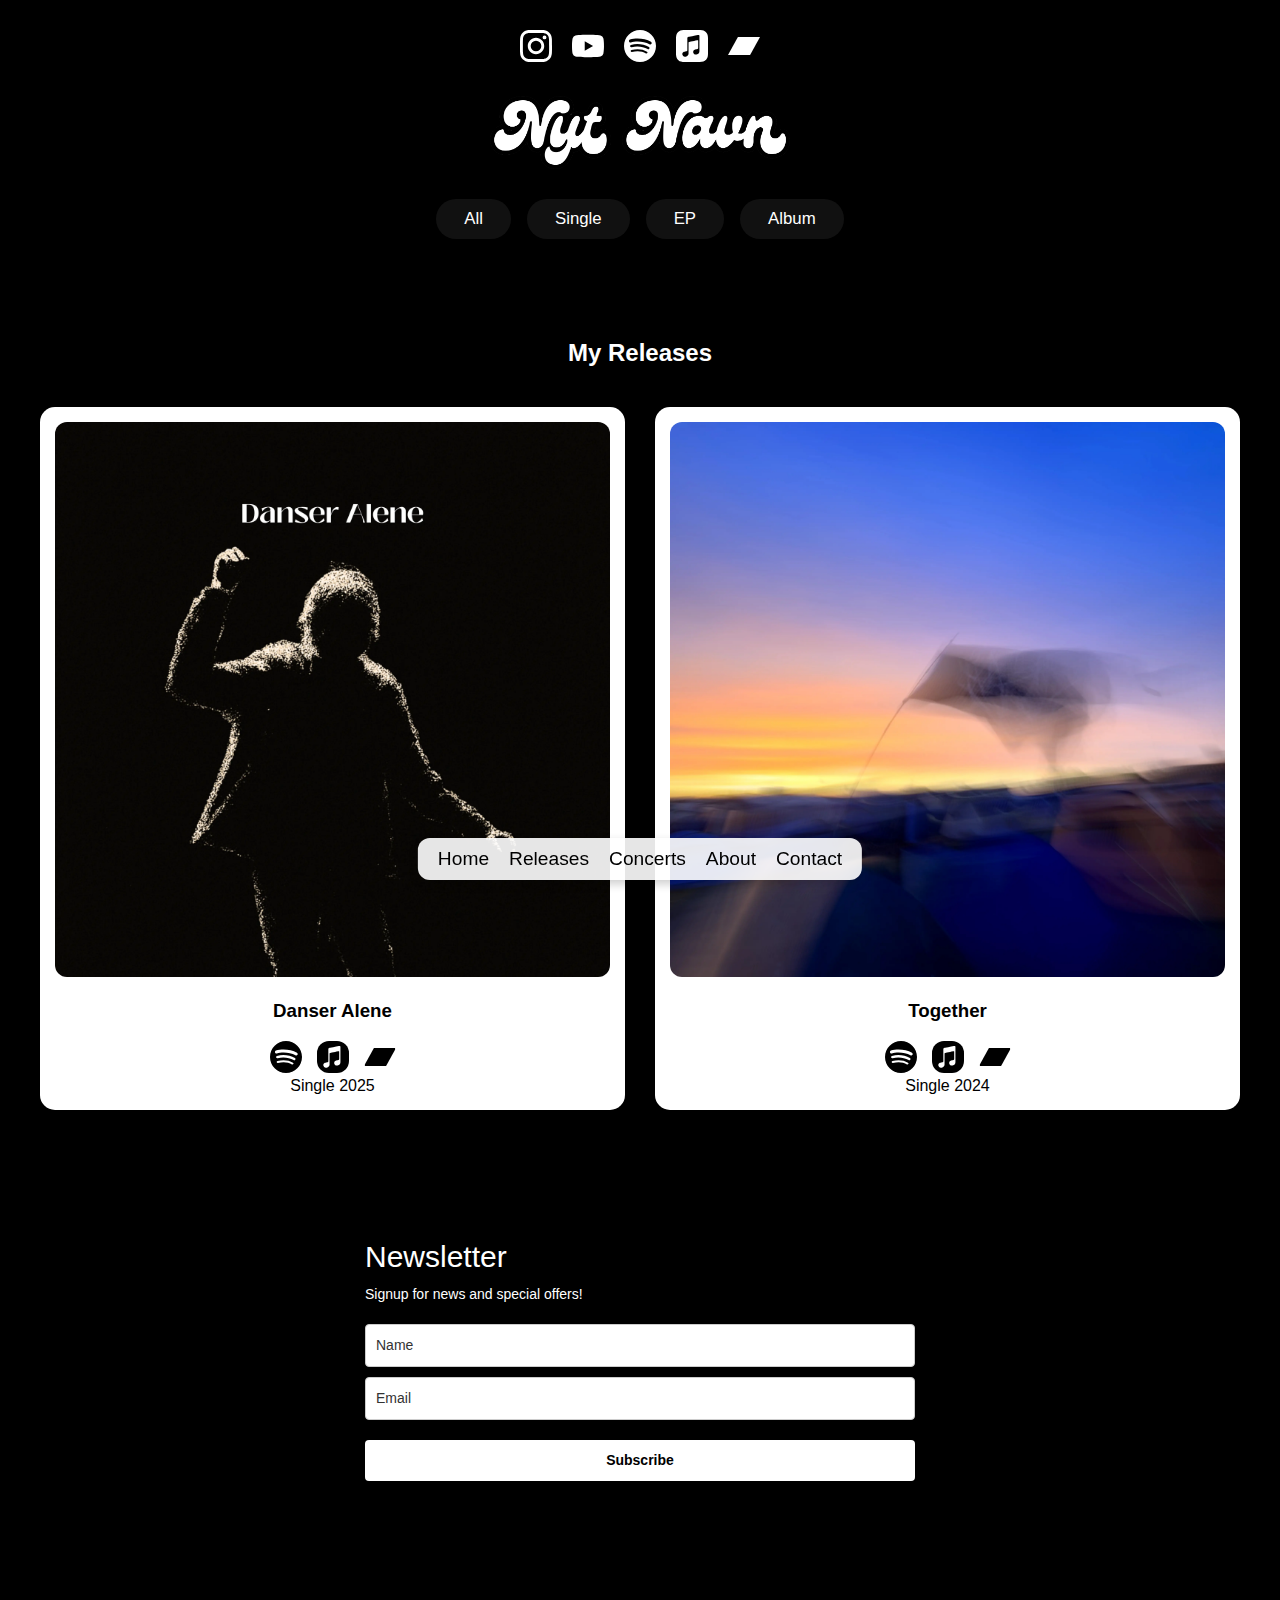
<file: releases.html>
<!DOCTYPE html>
<html lang="en">
<head>
  <meta charset="UTF-8">
  <meta name="viewport" content="width=device-width, initial-scale=1.0">
  <title>Releases | NYT NAVN</title>
  <link rel="stylesheet" href="assets/css/common.css">
  <link rel="stylesheet" href="./assets/css/releases.css">
</head>
<body>

  <!-- Mobile menu icon -->
  <div class="mobile-menu-icon" onclick="toggleMobileNav()">☰</div>

  <!-- Mobile sidebar menu -->
  <nav class="mobile-nav" id="mobileNav">
    <ul>
      <li><a href="index.html">Home</a></li>
      <li><a href="releases.html">Releases</a></li>
      <li><a href="about.html">About</a></li>
      <li><a href="concerts.html">Concerts</a></li>
      <li><a href="contact.html">Contact</a></li>
    </ul>
  </nav>

  <script>
    function toggleMobileNav() {
      const nav = document.getElementById('mobileNav');
      nav.classList.toggle('open');
    }
  </script>

  <!-- Header med top links og logo -->
  <header>
    <div class="top-links">
      <a href="https://www.instagram.com/anrsnfg/" target="_blank" class="icon-link" aria-label="Instagram">
        <img src="assets/img/icons/instagram.svg" alt="Instagram">
      </a>
      <a href="https://www.youtube.com/@nytnavn.mp3" target="_blank" class="icon-link" aria-label="YouTube">
        <img src="assets/img/icons/youtube.svg" alt="YouTube">
      </a>
      <a href="https://open.spotify.com/artist/42TDTONjEWAzrDD1X8QwWL?si=M-NN_2liQI2Xs_24YV2hUQ" target="_blank" class="icon-link" aria-label="Spotify">
        <img src="assets/img/icons/spotify.svg" alt="Spotify">
      </a>
      <a href="https://music.apple.com/dk/artist/nyt-navn/1826594807?l=da" target="_blank" class="icon-link" aria-label="Apple Music">
        <img src="assets/img/icons/applemusic.svg" alt="Apple Music">
      </a>
      <a href="https://nytnavn.bandcamp.com/" target="_blank" class="icon-link" aria-label="Bandcamp">
        <img src="assets/img/icons/bandcamp.svg" alt="Bandcamp">
      </a>
    </div>

    <!-- Logo -->
  <a href="index.html">
    <img src="assets/img/logo.png" alt="Logo" class="logo">
  </a>
  </header>

  <!-- Filter buttons -->
  <div class="release-filters">
      <button onclick="filterReleases('all')">All</button>
      <button onclick="filterReleases('single')">Single</button>
      <button onclick="filterReleases('ep')">EP</button>
      <button onclick="filterReleases('album')">Album</button>
  </div>

  <!-- Releases section -->
  <main class="releases-section">
    <h2>My Releases</h2>
    <div class="releases-grid">

      <div class="release" data-type="single" data-year="2025">
        <img src="assets/img/covers/danseralene.webp" alt="Danser Alene Cover">
        <h3>Danser Alene</h3>
        <div class="release-links">
          <a href="https://open.spotify.com/track/74z5fYH1Mg7fj2QUiB4F9r?si=e4875424c9b04f73" target="_blank">
            <img src="assets/img/icons/spotify.svg" alt="Spotify">
          </a>
          <a href="https://music.apple.com/dk/album/danser-alene/1826741791?i=1826741793&l=da" target="_blank">
            <img src="assets/img/icons/applemusic.svg" alt="Apple Music">
          </a>
          <a href="https://nytnavn.bandcamp.com/track/danser-alene" target="_blank">
            <img src="assets/img/icons/bandcamp.svg" alt="Bandcamp">
          </a>
        </div>
        <div class="release-meta">
          <span class="type">Single</span> <span class="year">2025</span>
        </div>
      </div>

      <div class="release" data-type="single" data-year="2024">
        <img src="assets/img/covers/together.webp" alt="Together Cover">
        <h3>Together</h3>
        <div class="release-links">
          <a href="https://open.spotify.com/track/6sGssj5BTMgug264aNL5U9?si=71cd03ac74bb4381" target="_blank">
            <img src="assets/img/icons/spotify.svg" alt="Spotify">
          </a>
          <a href="https://music.apple.com/dk/album/together/1765569007?i=1765569009&l=da" target="_blank">
            <img src="assets/img/icons/applemusic.svg" alt="Apple Music">
          </a>
          <a href="https://nytnavn.bandcamp.com/track/together" target="_blank">
            <img src="assets/img/icons/bandcamp.svg" alt="Bandcamp">
          </a>
        </div>
        <div class="release-meta">
          <span class="type">Single</span> <span class="year">2024</span>
        </div>
      </div>

      <!-- Tilføj flere releases på samme måde -->
    </div>
    <div id="noReleasesMsg" style="display:none; text-align:center; color:#fff; margin-top:2em;">No releases yet.</div>
  </main>

  <!-- Bottom menu -->
  <div class="bottom-menu">
    <a href="index.html">Home</a>
    <a href="releases.html">Releases</a>
    <a href="concerts.html">Concerts</a>
    <a href="about.html">About</a>
    <a href="contact.html">Contact</a>
  </div>

  <script>
function filterReleases(type) {
  let anyVisible = false;
  document.querySelectorAll('.release').forEach(function(release) {
    if (type === 'all' || release.dataset.type === type) {
      release.style.display = '';
      anyVisible = true;
    } else {
      release.style.display = 'none';
    }
  });
  // Aktiv-knap
  document.querySelectorAll('.release-filters button').forEach(btn => btn.classList.remove('active'));
  document.querySelector(`.release-filters button[onclick*="${type}"]`).classList.add('active');
  // No releases message
  document.getElementById('noReleasesMsg').style.display = anyVisible ? 'none' : '';
}
</script>
</body>

<!-- Footer -->
<footer class="site-footer">
  <style type="text/css">@import url("https://assets.mlcdn.com/fonts.css?version=1756385");</style>
    <style type="text/css">

    /* LOADER */
    .ml-form-embedSubmitLoad {
      display: inline-block;
      width: 20px;
      height: 20px;
    }

    .g-recaptcha {
    transform: scale(1);
    -webkit-transform: scale(1);
    transform-origin: 0 0;
    -webkit-transform-origin: 0 0;
    height: ;
    }

    .sr-only {
      position: absolute;
      width: 1px;
      height: 1px;
      padding: 0;
      margin: -1px;
      overflow: hidden;
      clip: rect(0,0,0,0);
      border: 0;
    }

    .ml-form-embedSubmitLoad:after {
      content: " ";
      display: block;
      width: 11px;
      height: 11px;
      margin: 1px;
      border-radius: 50%;
      border: 4px solid #fff;
    border-color: #000000 #000000 #000000 transparent;
    animation: ml-form-embedSubmitLoad 1.2s linear infinite;
    }
    @keyframes ml-form-embedSubmitLoad {
      0% {
      transform: rotate(0deg);
      }
      100% {
      transform: rotate(360deg);
      }
    }
      #mlb2-30215729.ml-form-embedContainer {
        box-sizing: border-box;
        display: table;
        margin: 0 auto;
        position: static;
        width: 100% !important;
      }
      #mlb2-30215729.ml-form-embedContainer h4,
      #mlb2-30215729.ml-form-embedContainer p,
      #mlb2-30215729.ml-form-embedContainer span,
      #mlb2-30215729.ml-form-embedContainer button {
        text-transform: none !important;
        letter-spacing: normal !important;
      }
      #mlb2-30215729.ml-form-embedContainer .ml-form-embedWrapper {
        background-color: #000000;
        
        border-width: 0px;
        border-color: transparent;
        border-radius: 4px;
        border-style: solid;
        box-sizing: border-box;
        display: inline-block !important;
        margin: 0;
        padding: 0;
        position: relative;
              }
      #mlb2-30215729.ml-form-embedContainer .ml-form-embedWrapper.embedPopup,
      #mlb2-30215729.ml-form-embedContainer .ml-form-embedWrapper.embedDefault { width: 590px; }
      #mlb2-30215729.ml-form-embedContainer .ml-form-embedWrapper.embedForm { max-width: 590px; width: 100%; }
      #mlb2-30215729.ml-form-embedContainer .ml-form-align-left { text-align: left; }
      #mlb2-30215729.ml-form-embedContainer .ml-form-align-center { text-align: center; }
      #mlb2-30215729.ml-form-embedContainer .ml-form-align-default { display: table-cell !important; vertical-align: middle !important; text-align: center !important; }
      #mlb2-30215729.ml-form-embedContainer .ml-form-align-right { text-align: right; }
      #mlb2-30215729.ml-form-embedContainer .ml-form-embedWrapper .ml-form-embedHeader img {
        border-top-left-radius: 4px;
        border-top-right-radius: 4px;
        height: auto;
        margin: 0 auto !important;
        max-width: 100%;
        width: undefinedpx;
      }
      #mlb2-30215729.ml-form-embedContainer .ml-form-embedWrapper .ml-form-embedBody,
      #mlb2-30215729.ml-form-embedContainer .ml-form-embedWrapper .ml-form-successBody {
        padding: 20px 20px 0 20px;
      }
      #mlb2-30215729.ml-form-embedContainer .ml-form-embedWrapper .ml-form-embedBody.ml-form-embedBodyHorizontal {
        padding-bottom: 0;
      }
      #mlb2-30215729.ml-form-embedContainer .ml-form-embedWrapper .ml-form-embedBody .ml-form-embedContent,
      #mlb2-30215729.ml-form-embedContainer .ml-form-embedWrapper .ml-form-successBody .ml-form-successContent {
        text-align: left;
        margin: 0 0 20px 0;
      }
      #mlb2-30215729.ml-form-embedContainer .ml-form-embedWrapper .ml-form-embedBody .ml-form-embedContent h4,
      #mlb2-30215729.ml-form-embedContainer .ml-form-embedWrapper .ml-form-successBody .ml-form-successContent h4 {
        color: #ffffff;
        font-family: 'Open Sans', Arial, Helvetica, sans-serif;
        font-size: 30px;
        font-weight: 400;
        margin: 0 0 10px 0;
        text-align: left;
        word-break: break-word;
      }
      #mlb2-30215729.ml-form-embedContainer .ml-form-embedWrapper .ml-form-embedBody .ml-form-embedContent p,
      #mlb2-30215729.ml-form-embedContainer .ml-form-embedWrapper .ml-form-successBody .ml-form-successContent p {
        color: #ffffff;
        font-family: 'Open Sans', Arial, Helvetica, sans-serif;
        font-size: 14px;
        font-weight: 400;
        line-height: 20px;
        margin: 0 0 10px 0;
        text-align: left;
      }
      #mlb2-30215729.ml-form-embedContainer .ml-form-embedWrapper .ml-form-embedBody .ml-form-embedContent ul,
      #mlb2-30215729.ml-form-embedContainer .ml-form-embedWrapper .ml-form-embedBody .ml-form-embedContent ol,
      #mlb2-30215729.ml-form-embedContainer .ml-form-embedWrapper .ml-form-successBody .ml-form-successContent ul,
      #mlb2-30215729.ml-form-embedContainer .ml-form-embedWrapper .ml-form-successBody .ml-form-successContent ol {
        color: #ffffff;
        font-family: 'Open Sans', Arial, Helvetica, sans-serif;
        font-size: 14px;
      }
      #mlb2-30215729.ml-form-embedContainer .ml-form-embedWrapper .ml-form-embedBody .ml-form-embedContent ol ol,
      #mlb2-30215729.ml-form-embedContainer .ml-form-embedWrapper .ml-form-successBody .ml-form-successContent ol ol {
        list-style-type: lower-alpha;
      }
      #mlb2-30215729.ml-form-embedContainer .ml-form-embedWrapper .ml-form-embedBody .ml-form-embedContent ol ol ol,
      #mlb2-30215729.ml-form-embedContainer .ml-form-embedWrapper .ml-form-successBody .ml-form-successContent ol ol ol {
        list-style-type: lower-roman;
      }
      #mlb2-30215729.ml-form-embedContainer .ml-form-embedWrapper .ml-form-embedBody .ml-form-embedContent p a,
      #mlb2-30215729.ml-form-embedContainer .ml-form-embedWrapper .ml-form-successBody .ml-form-successContent p a {
        color: #ffffff;
        text-decoration: underline;
      }

      #mlb2-30215729.ml-form-embedContainer .ml-form-embedWrapper .ml-block-form .ml-field-group {
        text-align: left!important;
      }

      #mlb2-30215729.ml-form-embedContainer .ml-form-embedWrapper .ml-block-form .ml-field-group label {
        margin-bottom: 5px;
        color: #000000;
        font-size: 14px;
        font-family: 'Open Sans', Arial, Helvetica, sans-serif;
        font-weight: bold; font-style: normal; text-decoration: none;;
        display: inline-block;
        line-height: 20px;
      }
      #mlb2-30215729.ml-form-embedContainer .ml-form-embedWrapper .ml-form-embedBody .ml-form-embedContent p:last-child,
      #mlb2-30215729.ml-form-embedContainer .ml-form-embedWrapper .ml-form-successBody .ml-form-successContent p:last-child {
        margin: 0;
      }
      #mlb2-30215729.ml-form-embedContainer .ml-form-embedWrapper .ml-form-embedBody form {
        margin: 0;
        width: 100%;
      }
      #mlb2-30215729.ml-form-embedContainer .ml-form-embedWrapper .ml-form-embedBody .ml-form-formContent,
      #mlb2-30215729.ml-form-embedContainer .ml-form-embedWrapper .ml-form-embedBody .ml-form-checkboxRow {
        margin: 0 0 20px 0;
        width: 100%;
      }
      #mlb2-30215729.ml-form-embedContainer .ml-form-embedWrapper .ml-form-embedBody .ml-form-checkboxRow {
        float: left;
      }
      #mlb2-30215729.ml-form-embedContainer .ml-form-embedWrapper .ml-form-embedBody .ml-form-formContent.horozintalForm {
        margin: 0;
        padding: 0 0 20px 0;
        width: 100%;
        height: auto;
        float: left;
      }
      #mlb2-30215729.ml-form-embedContainer .ml-form-embedWrapper .ml-form-embedBody .ml-form-fieldRow {
        margin: 0 0 10px 0;
        width: 100%;
      }
      #mlb2-30215729.ml-form-embedContainer .ml-form-embedWrapper .ml-form-embedBody .ml-form-fieldRow.ml-last-item {
        margin: 0;
      }
      #mlb2-30215729.ml-form-embedContainer .ml-form-embedWrapper .ml-form-embedBody .ml-form-fieldRow.ml-formfieldHorizintal {
        margin: 0;
      }
      #mlb2-30215729.ml-form-embedContainer .ml-form-embedWrapper .ml-form-embedBody .ml-form-fieldRow input {
        background-color: #ffffff !important;
        color: #333333 !important;
        border-color: #cccccc;
        border-radius: 4px !important;
        border-style: solid !important;
        border-width: 1px !important;
        font-family: 'Open Sans', Arial, Helvetica, sans-serif;
        font-size: 14px !important;
        height: auto;
        line-height: 21px !important;
        margin-bottom: 0;
        margin-top: 0;
        margin-left: 0;
        margin-right: 0;
        padding: 10px 10px !important;
        width: 100% !important;
        box-sizing: border-box !important;
        max-width: 100% !important;
      }
      #mlb2-30215729.ml-form-embedContainer .ml-form-embedWrapper .ml-form-embedBody .ml-form-fieldRow input::-webkit-input-placeholder,
      #mlb2-30215729.ml-form-embedContainer .ml-form-embedWrapper .ml-form-embedBody .ml-form-horizontalRow input::-webkit-input-placeholder { color: #333333; }

      #mlb2-30215729.ml-form-embedContainer .ml-form-embedWrapper .ml-form-embedBody .ml-form-fieldRow input::-moz-placeholder,
      #mlb2-30215729.ml-form-embedContainer .ml-form-embedWrapper .ml-form-embedBody .ml-form-horizontalRow input::-moz-placeholder { color: #333333; }

      #mlb2-30215729.ml-form-embedContainer .ml-form-embedWrapper .ml-form-embedBody .ml-form-fieldRow input:-ms-input-placeholder,
      #mlb2-30215729.ml-form-embedContainer .ml-form-embedWrapper .ml-form-embedBody .ml-form-horizontalRow input:-ms-input-placeholder { color: #333333; }

      #mlb2-30215729.ml-form-embedContainer .ml-form-embedWrapper .ml-form-embedBody .ml-form-fieldRow input:-moz-placeholder,
      #mlb2-30215729.ml-form-embedContainer .ml-form-embedWrapper .ml-form-embedBody .ml-form-horizontalRow input:-moz-placeholder { color: #333333; }

      #mlb2-30215729.ml-form-embedContainer .ml-form-embedWrapper .ml-form-embedBody .ml-form-fieldRow textarea, #mlb2-30215729.ml-form-embedContainer .ml-form-embedWrapper .ml-form-embedBody .ml-form-horizontalRow textarea {
        background-color: #ffffff !important;
        color: #333333 !important;
        border-color: #cccccc;
        border-radius: 4px !important;
        border-style: solid !important;
        border-width: 1px !important;
        font-family: 'Open Sans', Arial, Helvetica, sans-serif;
        font-size: 14px !important;
        height: auto;
        line-height: 21px !important;
        margin-bottom: 0;
        margin-top: 0;
        padding: 10px 10px !important;
        width: 100% !important;
        box-sizing: border-box !important;
        max-width: 100% !important;
      }

      #mlb2-30215729.ml-form-embedContainer .ml-form-embedWrapper .ml-form-embedBody .ml-form-fieldRow .custom-radio .custom-control-label::before, #mlb2-30215729.ml-form-embedContainer .ml-form-embedWrapper .ml-form-embedBody .ml-form-horizontalRow .custom-radio .custom-control-label::before, #mlb2-30215729.ml-form-embedContainer .ml-form-embedWrapper .ml-form-embedBody .ml-form-fieldRow .custom-checkbox .custom-control-label::before, #mlb2-30215729.ml-form-embedContainer .ml-form-embedWrapper .ml-form-embedBody .ml-form-horizontalRow .custom-checkbox .custom-control-label::before, #mlb2-30215729.ml-form-embedContainer .ml-form-embedWrapper .ml-form-embedBody .ml-form-embedPermissions .ml-form-embedPermissionsOptionsCheckbox .label-description::before, #mlb2-30215729.ml-form-embedContainer .ml-form-embedWrapper .ml-form-embedBody .ml-form-interestGroupsRow .ml-form-interestGroupsRowCheckbox .label-description::before, #mlb2-30215729.ml-form-embedContainer .ml-form-embedWrapper .ml-form-embedBody .ml-form-checkboxRow .label-description::before {
          border-color: #cccccc!important;
          background-color: #ffffff!important;
      }

      #mlb2-30215729.ml-form-embedContainer .ml-form-embedWrapper .ml-form-embedBody .ml-form-fieldRow input.custom-control-input[type="checkbox"]{
        box-sizing: border-box;
        padding: 0;
        position: absolute;
        z-index: -1;
        opacity: 0;
        margin-top: 5px;
        margin-left: -1.5rem;
        overflow: visible;
      }

      #mlb2-30215729.ml-form-embedContainer .ml-form-embedWrapper .ml-form-embedBody .ml-form-fieldRow .custom-checkbox .custom-control-label::before, #mlb2-30215729.ml-form-embedContainer .ml-form-embedWrapper .ml-form-embedBody .ml-form-horizontalRow .custom-checkbox .custom-control-label::before, #mlb2-30215729.ml-form-embedContainer .ml-form-embedWrapper .ml-form-embedBody .ml-form-embedPermissions .ml-form-embedPermissionsOptionsCheckbox .label-description::before, #mlb2-30215729.ml-form-embedContainer .ml-form-embedWrapper .ml-form-embedBody .ml-form-interestGroupsRow .ml-form-interestGroupsRowCheckbox .label-description::before, #mlb2-30215729.ml-form-embedContainer .ml-form-embedWrapper .ml-form-embedBody .ml-form-checkboxRow .label-description::before {
        border-radius: 4px!important;
      }


      #mlb2-30215729.ml-form-embedContainer .ml-form-embedWrapper .ml-form-embedBody .ml-form-checkboxRow input[type=checkbox]:checked~.label-description::after, #mlb2-30215729.ml-form-embedContainer .ml-form-embedWrapper .ml-form-embedBody .ml-form-embedPermissions .ml-form-embedPermissionsOptionsCheckbox input[type=checkbox]:checked~.label-description::after, #mlb2-30215729.ml-form-embedContainer .ml-form-embedWrapper .ml-form-embedBody .ml-form-fieldRow .custom-checkbox .custom-control-input:checked~.custom-control-label::after, #mlb2-30215729.ml-form-embedContainer .ml-form-embedWrapper .ml-form-embedBody .ml-form-horizontalRow .custom-checkbox .custom-control-input:checked~.custom-control-label::after, #mlb2-30215729.ml-form-embedContainer .ml-form-embedWrapper .ml-form-embedBody .ml-form-interestGroupsRow .ml-form-interestGroupsRowCheckbox input[type=checkbox]:checked~.label-description::after {
        background-image: url("data:image/svg+xml,%3csvg xmlns='http://www.w3.org/2000/svg' viewBox='0 0 8 8'%3e%3cpath fill='%23fff' d='M6.564.75l-3.59 3.612-1.538-1.55L0 4.26 2.974 7.25 8 2.193z'/%3e%3c/svg%3e");
      }

      #mlb2-30215729.ml-form-embedContainer .ml-form-embedWrapper .ml-form-embedBody .ml-form-fieldRow .custom-radio .custom-control-input:checked~.custom-control-label::after, #mlb2-30215729.ml-form-embedContainer .ml-form-embedWrapper .ml-form-embedBody .ml-form-fieldRow .custom-radio .custom-control-input:checked~.custom-control-label::after {
        background-image: url("data:image/svg+xml,%3csvg xmlns='http://www.w3.org/2000/svg' viewBox='-4 -4 8 8'%3e%3ccircle r='3' fill='%23fff'/%3e%3c/svg%3e");
      }

      #mlb2-30215729.ml-form-embedContainer .ml-form-embedWrapper .ml-form-embedBody .ml-form-fieldRow .custom-radio .custom-control-input:checked~.custom-control-label::before, #mlb2-30215729.ml-form-embedContainer .ml-form-embedWrapper .ml-form-embedBody .ml-form-horizontalRow .custom-radio .custom-control-input:checked~.custom-control-label::before, #mlb2-30215729.ml-form-embedContainer .ml-form-embedWrapper .ml-form-embedBody .ml-form-fieldRow .custom-checkbox .custom-control-input:checked~.custom-control-label::before, #mlb2-30215729.ml-form-embedContainer .ml-form-embedWrapper .ml-form-embedBody .ml-form-horizontalRow .custom-checkbox .custom-control-input:checked~.custom-control-label::before, #mlb2-30215729.ml-form-embedContainer .ml-form-embedWrapper .ml-form-embedBody .ml-form-embedPermissions .ml-form-embedPermissionsOptionsCheckbox input[type=checkbox]:checked~.label-description::before, #mlb2-30215729.ml-form-embedContainer .ml-form-embedWrapper .ml-form-embedBody .ml-form-interestGroupsRow .ml-form-interestGroupsRowCheckbox input[type=checkbox]:checked~.label-description::before, #mlb2-30215729.ml-form-embedContainer .ml-form-embedWrapper .ml-form-embedBody .ml-form-checkboxRow input[type=checkbox]:checked~.label-description::before  {
          border-color: #000000!important;
          background-color: #000000!important;
      }

      #mlb2-30215729.ml-form-embedContainer .ml-form-embedWrapper .ml-form-embedBody .ml-form-fieldRow .custom-radio .custom-control-label::before, #mlb2-30215729.ml-form-embedContainer .ml-form-embedWrapper .ml-form-embedBody .ml-form-horizontalRow .custom-radio .custom-control-label::before, #mlb2-30215729.ml-form-embedContainer .ml-form-embedWrapper .ml-form-embedBody .ml-form-fieldRow .custom-radio .custom-control-label::after, #mlb2-30215729.ml-form-embedContainer .ml-form-embedWrapper .ml-form-embedBody .ml-form-horizontalRow .custom-radio .custom-control-label::after, #mlb2-30215729.ml-form-embedContainer .ml-form-embedWrapper .ml-form-embedBody .ml-form-fieldRow .custom-checkbox .custom-control-label::before, #mlb2-30215729.ml-form-embedContainer .ml-form-embedWrapper .ml-form-embedBody .ml-form-fieldRow .custom-checkbox .custom-control-label::after, #mlb2-30215729.ml-form-embedContainer .ml-form-embedWrapper .ml-form-embedBody .ml-form-horizontalRow .custom-checkbox .custom-control-label::before, #mlb2-30215729.ml-form-embedContainer .ml-form-embedWrapper .ml-form-embedBody .ml-form-horizontalRow .custom-checkbox .custom-control-label::after {
           top: 2px;
           box-sizing: border-box;
      }

      #mlb2-30215729.ml-form-embedContainer .ml-form-embedWrapper .ml-form-embedBody .ml-form-embedPermissions .ml-form-embedPermissionsOptionsCheckbox .label-description::before, #mlb2-30215729.ml-form-embedContainer .ml-form-embedWrapper .ml-form-embedBody .ml-form-embedPermissions .ml-form-embedPermissionsOptionsCheckbox .label-description::after, #mlb2-30215729.ml-form-embedContainer .ml-form-embedWrapper .ml-form-embedBody .ml-form-checkboxRow .label-description::before, #mlb2-30215729.ml-form-embedContainer .ml-form-embedWrapper .ml-form-embedBody .ml-form-checkboxRow .label-description::after {
           top: 0px!important;
           box-sizing: border-box!important;
      }

      #mlb2-30215729.ml-form-embedContainer .ml-form-embedWrapper .ml-form-embedBody .ml-form-checkboxRow .label-description::before, #mlb2-30215729.ml-form-embedContainer .ml-form-embedWrapper .ml-form-embedBody .ml-form-checkboxRow .label-description::after {
        top: 0px!important;
           box-sizing: border-box!important;
      }

       #mlb2-30215729.ml-form-embedContainer .ml-form-embedWrapper .ml-form-embedBody .ml-form-interestGroupsRow .ml-form-interestGroupsRowCheckbox .label-description::after {
            top: 0px!important;
            box-sizing: border-box!important;
            position: absolute;
            left: -1.5rem;
            display: block;
            width: 1rem;
            height: 1rem;
            content: "";
       }

      #mlb2-30215729.ml-form-embedContainer .ml-form-embedWrapper .ml-form-embedBody .ml-form-interestGroupsRow .ml-form-interestGroupsRowCheckbox .label-description::before {
        top: 0px!important;
        box-sizing: border-box!important;
      }

      #mlb2-30215729.ml-form-embedContainer .ml-form-embedWrapper .ml-form-embedBody .custom-control-label::before {
          position: absolute;
          top: 4px;
          left: -1.5rem;
          display: block;
          width: 16px;
          height: 16px;
          pointer-events: none;
          content: "";
          background-color: #ffffff;
          border: #adb5bd solid 1px;
          border-radius: 50%;
      }

      #mlb2-30215729.ml-form-embedContainer .ml-form-embedWrapper .ml-form-embedBody .custom-control-label::after {
          position: absolute;
          top: 2px!important;
          left: -1.5rem;
          display: block;
          width: 1rem;
          height: 1rem;
          content: "";
      }

      #mlb2-30215729.ml-form-embedContainer .ml-form-embedWrapper .ml-form-embedBody .ml-form-embedPermissions .ml-form-embedPermissionsOptionsCheckbox .label-description::before, #mlb2-30215729.ml-form-embedContainer .ml-form-embedWrapper .ml-form-embedBody .ml-form-interestGroupsRow .ml-form-interestGroupsRowCheckbox .label-description::before, #mlb2-30215729.ml-form-embedContainer .ml-form-embedWrapper .ml-form-embedBody .ml-form-checkboxRow .label-description::before {
          position: absolute;
          top: 4px;
          left: -1.5rem;
          display: block;
          width: 16px;
          height: 16px;
          pointer-events: none;
          content: "";
          background-color: #ffffff;
          border: #adb5bd solid 1px;
          border-radius: 50%;
      }

      #mlb2-30215729.ml-form-embedContainer .ml-form-embedWrapper .ml-form-embedBody .ml-form-embedPermissions .ml-form-embedPermissionsOptionsCheckbox .label-description::after {
          position: absolute;
          top: 0px!important;
          left: -1.5rem;
          display: block;
          width: 1rem;
          height: 1rem;
          content: "";
      }

      #mlb2-30215729.ml-form-embedContainer .ml-form-embedWrapper .ml-form-embedBody .ml-form-checkboxRow .label-description::after {
          position: absolute;
          top: 0px!important;
          left: -1.5rem;
          display: block;
          width: 1rem;
          height: 1rem;
          content: "";
      }

      #mlb2-30215729.ml-form-embedContainer .ml-form-embedWrapper .ml-form-embedBody .custom-radio .custom-control-label::after {
          background: no-repeat 50%/50% 50%;
      }
      #mlb2-30215729.ml-form-embedContainer .ml-form-embedWrapper .ml-form-embedBody .custom-checkbox .custom-control-label::after, #mlb2-30215729.ml-form-embedContainer .ml-form-embedWrapper .ml-form-embedBody .ml-form-embedPermissions .ml-form-embedPermissionsOptionsCheckbox .label-description::after, #mlb2-30215729.ml-form-embedContainer .ml-form-embedWrapper .ml-form-embedBody .ml-form-interestGroupsRow .ml-form-interestGroupsRowCheckbox .label-description::after, #mlb2-30215729.ml-form-embedContainer .ml-form-embedWrapper .ml-form-embedBody .ml-form-checkboxRow .label-description::after {
          background: no-repeat 50%/50% 50%;
      }

      #mlb2-30215729.ml-form-embedContainer .ml-form-embedWrapper .ml-form-embedBody .ml-form-fieldRow .custom-control, #mlb2-30215729.ml-form-embedContainer .ml-form-embedWrapper .ml-form-embedBody .ml-form-horizontalRow .custom-control {
        position: relative;
        display: block;
        min-height: 1.5rem;
        padding-left: 1.5rem;
      }

      #mlb2-30215729.ml-form-embedContainer .ml-form-embedWrapper .ml-form-embedBody .ml-form-fieldRow .custom-radio .custom-control-input, #mlb2-30215729.ml-form-embedContainer .ml-form-embedWrapper .ml-form-embedBody .ml-form-horizontalRow .custom-radio .custom-control-input, #mlb2-30215729.ml-form-embedContainer .ml-form-embedWrapper .ml-form-embedBody .ml-form-fieldRow .custom-checkbox .custom-control-input, #mlb2-30215729.ml-form-embedContainer .ml-form-embedWrapper .ml-form-embedBody .ml-form-horizontalRow .custom-checkbox .custom-control-input {
          position: absolute;
          z-index: -1;
          opacity: 0;
          box-sizing: border-box;
          padding: 0;
      }

      #mlb2-30215729.ml-form-embedContainer .ml-form-embedWrapper .ml-form-embedBody .ml-form-fieldRow .custom-radio .custom-control-label, #mlb2-30215729.ml-form-embedContainer .ml-form-embedWrapper .ml-form-embedBody .ml-form-horizontalRow .custom-radio .custom-control-label, #mlb2-30215729.ml-form-embedContainer .ml-form-embedWrapper .ml-form-embedBody .ml-form-fieldRow .custom-checkbox .custom-control-label, #mlb2-30215729.ml-form-embedContainer .ml-form-embedWrapper .ml-form-embedBody .ml-form-horizontalRow .custom-checkbox .custom-control-label {
          color: #000000;
          font-size: 12px!important;
          font-family: 'Open Sans', Arial, Helvetica, sans-serif;
          line-height: 22px;
          margin-bottom: 0;
          position: relative;
          vertical-align: top;
          font-style: normal;
          font-weight: 700;
      }

      #mlb2-30215729.ml-form-embedContainer .ml-form-embedWrapper .ml-form-embedBody .ml-form-fieldRow .custom-select, #mlb2-30215729.ml-form-embedContainer .ml-form-embedWrapper .ml-form-embedBody .ml-form-horizontalRow .custom-select {
        background-color: #ffffff !important;
        color: #333333 !important;
        border-color: #cccccc;
        border-radius: 4px !important;
        border-style: solid !important;
        border-width: 1px !important;
        font-family: 'Open Sans', Arial, Helvetica, sans-serif;
        font-size: 14px !important;
        line-height: 20px !important;
        margin-bottom: 0;
        margin-top: 0;
        padding: 10px 28px 10px 12px !important;
        width: 100% !important;
        box-sizing: border-box !important;
        max-width: 100% !important;
        height: auto;
        display: inline-block;
        vertical-align: middle;
        background: url('https://assets.mlcdn.com/ml/images/default/dropdown.svg') no-repeat right .75rem center/8px 10px;
        -webkit-appearance: none;
        -moz-appearance: none;
        appearance: none;
      }


      #mlb2-30215729.ml-form-embedContainer .ml-form-embedWrapper .ml-form-embedBody .ml-form-horizontalRow {
        height: auto;
        width: 100%;
        float: left;
      }
      .ml-form-formContent.horozintalForm .ml-form-horizontalRow .ml-input-horizontal { width: 70%; float: left; }
      .ml-form-formContent.horozintalForm .ml-form-horizontalRow .ml-button-horizontal { width: 30%; float: left; }
      .ml-form-formContent.horozintalForm .ml-form-horizontalRow .ml-button-horizontal.labelsOn { padding-top: 25px;  }
      .ml-form-formContent.horozintalForm .ml-form-horizontalRow .horizontal-fields { box-sizing: border-box; float: left; padding-right: 10px;  }
      #mlb2-30215729.ml-form-embedContainer .ml-form-embedWrapper .ml-form-embedBody .ml-form-horizontalRow input {
        background-color: #ffffff;
        color: #333333;
        border-color: #cccccc;
        border-radius: 4px;
        border-style: solid;
        border-width: 1px;
        font-family: 'Open Sans', Arial, Helvetica, sans-serif;
        font-size: 14px;
        line-height: 20px;
        margin-bottom: 0;
        margin-top: 0;
        padding: 10px 10px;
        width: 100%;
        box-sizing: border-box;
        overflow-y: initial;
      }
      #mlb2-30215729.ml-form-embedContainer .ml-form-embedWrapper .ml-form-embedBody .ml-form-horizontalRow button {
        background-color: #ffffff !important;
        border-color: #ffffff;
        border-style: solid;
        border-width: 1px;
        border-radius: 4px;
        box-shadow: none;
        color: #000000 !important;
        cursor: pointer;
        font-family: 'Open Sans', Arial, Helvetica, sans-serif;
        font-size: 14px !important;
        font-weight: 700;
        line-height: 20px;
        margin: 0 !important;
        padding: 10px !important;
        width: 100%;
        height: auto;
      }
      #mlb2-30215729.ml-form-embedContainer .ml-form-embedWrapper .ml-form-embedBody .ml-form-horizontalRow button:hover {
        background-color: #d7264a !important;
        border-color: #d7264a !important;
      }
      #mlb2-30215729.ml-form-embedContainer .ml-form-embedWrapper .ml-form-embedBody .ml-form-checkboxRow input[type="checkbox"] {
        box-sizing: border-box;
        padding: 0;
        position: absolute;
        z-index: -1;
        opacity: 0;
        margin-top: 5px;
        margin-left: -1.5rem;
        overflow: visible;
      }
      #mlb2-30215729.ml-form-embedContainer .ml-form-embedWrapper .ml-form-embedBody .ml-form-checkboxRow .label-description {
        color: #ffffff;
        display: block;
        font-family: 'Open Sans', Arial, Helvetica, sans-serif;
        font-size: 12px;
        text-align: left;
        margin-bottom: 0;
        position: relative;
        vertical-align: top;
      }
      #mlb2-30215729.ml-form-embedContainer .ml-form-embedWrapper .ml-form-embedBody .ml-form-checkboxRow label {
        font-weight: normal;
        margin: 0;
        padding: 0;
        position: relative;
        display: block;
        min-height: 24px;
        padding-left: 24px;

      }
      #mlb2-30215729.ml-form-embedContainer .ml-form-embedWrapper .ml-form-embedBody .ml-form-checkboxRow label a {
        color: #ffffff;
        text-decoration: underline;
      }
      #mlb2-30215729.ml-form-embedContainer .ml-form-embedWrapper .ml-form-embedBody .ml-form-checkboxRow label p {
        color: #ffffff !important;
        font-family: 'Open Sans', Arial, Helvetica, sans-serif !important;
        font-size: 12px !important;
        font-weight: normal !important;
        line-height: 18px !important;
        padding: 0 !important;
        margin: 0 5px 0 0 !important;
      }
      #mlb2-30215729.ml-form-embedContainer .ml-form-embedWrapper .ml-form-embedBody .ml-form-checkboxRow label p:last-child {
        margin: 0;
      }
      #mlb2-30215729.ml-form-embedContainer .ml-form-embedWrapper .ml-form-embedBody .ml-form-embedSubmit {
        margin: 0 0 20px 0;
        float: left;
        width: 100%;
      }
      #mlb2-30215729.ml-form-embedContainer .ml-form-embedWrapper .ml-form-embedBody .ml-form-embedSubmit button {
        background-color: #ffffff !important;
        border: none !important;
        border-radius: 4px !important;
        box-shadow: none !important;
        color: #000000 !important;
        cursor: pointer;
        font-family: 'Open Sans', Arial, Helvetica, sans-serif !important;
        font-size: 14px !important;
        font-weight: 700 !important;
        line-height: 21px !important;
        height: auto;
        padding: 10px !important;
        width: 100% !important;
        box-sizing: border-box !important;
      }
      #mlb2-30215729.ml-form-embedContainer .ml-form-embedWrapper .ml-form-embedBody .ml-form-embedSubmit button.loading {
        display: none;
      }
      #mlb2-30215729.ml-form-embedContainer .ml-form-embedWrapper .ml-form-embedBody .ml-form-embedSubmit button:hover {
        background-color: #d7264a !important;
      }
      .ml-subscribe-close {
        width: 30px;
        height: 30px;
        background: url('https://assets.mlcdn.com/ml/images/default/modal_close.png') no-repeat;
        background-size: 30px;
        cursor: pointer;
        margin-top: -10px;
        margin-right: -10px;
        position: absolute;
        top: 0;
        right: 0;
      }
      .ml-error input, .ml-error textarea, .ml-error select {
        border-color: red!important;
      }

      .ml-error .custom-checkbox-radio-list {
        border: 1px solid red !important;
        border-radius: 4px;
        padding: 10px;
      }

      .ml-error .label-description,
      .ml-error .label-description p,
      .ml-error .label-description p a,
      .ml-error label:first-child {
        color: #ff0000 !important;
      }

      #mlb2-30215729.ml-form-embedContainer .ml-form-embedWrapper .ml-form-embedBody .ml-form-checkboxRow.ml-error .label-description p,
      #mlb2-30215729.ml-form-embedContainer .ml-form-embedWrapper .ml-form-embedBody .ml-form-checkboxRow.ml-error .label-description p:first-letter {
        color: #ff0000 !important;
      }
            @media only screen and (max-width: 590px){

        .ml-form-embedWrapper.embedDefault, .ml-form-embedWrapper.embedPopup { width: 100%!important; }
        .ml-form-formContent.horozintalForm { float: left!important; }
        .ml-form-formContent.horozintalForm .ml-form-horizontalRow { height: auto!important; width: 100%!important; float: left!important; }
        .ml-form-formContent.horozintalForm .ml-form-horizontalRow .ml-input-horizontal { width: 100%!important; }
        .ml-form-formContent.horozintalForm .ml-form-horizontalRow .ml-input-horizontal > div { padding-right: 0px!important; padding-bottom: 10px; }
        .ml-form-formContent.horozintalForm .ml-button-horizontal { width: 100%!important; }
        .ml-form-formContent.horozintalForm .ml-button-horizontal.labelsOn { padding-top: 0px!important; }

      }
    </style>

    
  
    
    

    
    

    
    

    

      
        
        
      

      
        
        
      

      

            
            
            
            
            
            
      

      

      
        
        
         
        
        
      

        
        
        
        
        
        
      

       

        
        
        
        
        
        
        
       


      
        
        
        
        
  



  
        
        
        
      


      
    
    
    
    
    
    
    
  

  
        
        
        
        
        
      

      
        
        
        
        
        
      

      
        
        
        
        
        
      

       

        
        
        
        
       

       
        
        
        
        
      

      
        
        
        
        
        
        
        
       

    

    


      


      

      
      

      

      





    

      
    <div id="mlb2-30215729" class="ml-form-embedContainer ml-subscribe-form ml-subscribe-form-30215729">
      <div class="ml-form-align-center ">
        <div class="ml-form-embedWrapper embedForm">

          
          

          <div class="ml-form-embedBody ml-form-embedBodyDefault row-form">

            <div class="ml-form-embedContent" style=" ">
              
                <h4>Newsletter</h4>
                
                  <p>Signup for news and special offers!</p>
                
              
            </div>

            <form class="ml-block-form" action="https://assets.mailerlite.com/jsonp/1765017/forms/164004678963561990/subscribe" data-code="" method="post" target="_blank">
              <div class="ml-form-formContent">
                

                  
                  <div class="ml-form-fieldRow ">
                    <div class="ml-field-group ml-field-name ml-validate-required">

                      


                      <!-- input -->
                      <input aria-label="name" aria-required="true" type="text" class="form-control" data-inputmask="" name="fields[name]" placeholder="Name" autocomplete="given-name">
                      <!-- /input -->

                      <!-- textarea -->
                      
                      <!-- /textarea -->

                      <!-- select -->
                      
                      <!-- /select -->

                      <!-- checkboxes -->
            
            <!-- /checkboxes -->

                      <!-- radio -->
                      
                      <!-- /radio -->

                      <!-- countries -->
                      
                      <!-- /countries -->





                    </div>
                  </div><div class="ml-form-fieldRow ml-last-item">
                    <div class="ml-field-group ml-field-email ml-validate-email ml-validate-required">

                      


                      <!-- input -->
                      <input aria-label="email" aria-required="true" type="email" class="form-control" data-inputmask="" name="fields[email]" placeholder="Email" autocomplete="email">
                      <!-- /input -->

                      <!-- textarea -->
                      
                      <!-- /textarea -->

                      <!-- select -->
                      
                      <!-- /select -->

                      <!-- checkboxes -->
            
            <!-- /checkboxes -->

                      <!-- radio -->
                      
                      <!-- /radio -->

                      <!-- countries -->
                      
                      <!-- /countries -->





                    </div>
                  </div>
                
              </div>

              

              <!-- Privacy policy -->
              
              <!-- /Privacy policy -->

              

              

              






              
              <input type="hidden" name="ml-submit" value="1">

              <div class="ml-form-embedSubmit">
                
                  <button type="submit" class="primary">Subscribe</button>
                
                <button disabled="disabled" style="display: none;" type="button" class="loading">
                  <div class="ml-form-embedSubmitLoad"></div>
                  <span class="sr-only">Loading...</span>
                </button>
              </div>

              
              <input type="hidden" name="anticsrf" value="true">
            </form>
          </div>

          <div class="ml-form-successBody row-success" style="display: none">

            <div class="ml-form-successContent">
              
                <h4>Thank you!</h4>
                
                  <p>You have successfully joined my subscriber list.</p>
                
              
            </div>

          </div>
        </div>
      </div>
    </div>

  

  
  
  <script>
    function ml_webform_success_30215729() {
      var $ = ml_jQuery || jQuery;
      $('.ml-subscribe-form-30215729 .row-success').show();
      $('.ml-subscribe-form-30215729 .row-form').hide();
    }
      </script>
  
  
      <script src="https://groot.mailerlite.com/js/w/webforms.min.js?v176e10baa5e7ed80d35ae235be3d5024" type="text/javascript"></script>
        <script>
            fetch("https://assets.mailerlite.com/jsonp/1765017/forms/164004678963561990/takel")
        </script>
</footer>
</html>
</file>
<file: assets/css/index.css>
/* Hero section */
.hero {
  background: url('../img/hero-bg.webp') no-repeat center center/cover;
  height: 100vh;
  display: flex;
  justify-content: center;
  align-items: center;
  position: relative;
}

.hero .overlay {
  width: 100%;
  height: 100%;
  background: transparent;
  display: flex;
  flex-direction: column;
  justify-content: center;
  align-items: center;
}

/* Logo image - kun større max-width på forsiden */
.logo {
  max-width: 500px;
  width: 50%;
  margin: 0 auto;
}

/* Responsive */
@media (max-width: 768px) {
  .logo {
    width: 60%;
  }
}

@media (max-width: 480px) {
  .logo {
    width: 80%;
  }
}

/* index.css */
.top-links {
  position: absolute;
  top: 30px;
  left: 50%;
  transform: translateX(-50%);
  margin-top: 0;
}
</file>
<file: assets/css/concerts.css>
/* Concerts section */
.concerts-section {
  max-width: 1200px;
  margin: 40px auto;
  padding: 0 20px;
  text-align: center;
}

.concerts-section h2 {
  margin-bottom: 30px;
  font-size: 2rem;
  color: #fff;
}

/* Wrapper for centering Songkick widget */
.songkick-wrapper {
  width: 100%;
  max-width: 900px;
  margin: 0 auto;
  padding: 0 20px;
  box-sizing: border-box;
}

.songkick-container {
  width: 100%;
  max-width: 900px;
  margin: 0 auto;
}

.songkick-container iframe {
  width: 100% !important;
  min-width: 0 !important;
  border: none;
}

/* Mobil version: tablet og mindre */
@media (max-width: 1023px) {
  .songkick-container iframe {
    min-width: 0;
    width: 100%;
  }
}

/* Footer */
.site-footer {
  background: #000000;
  color: #fff;
  padding: 40px 20px;
  margin-top: 10px;
  text-align: center;
}

.footer-content {
  max-width: 800px;
  margin: 0 auto;
}

/* Responsive */
@media (max-width: 768px) {
  .concerts-section {
    padding: 0 10px;
  }
}
</file>
<file: assets/css/contact.css>
.contact-section {
  display: flex;
  justify-content: center;
  align-items: center;
  min-height: 70vh;
  padding: 40px 0;
}
.contact-box {
  background: #fff;
  border-radius: 16px;
  box-shadow: 0 2px 12px rgba(0,0,0,0.08);
  padding: 40px 32px;
  max-width: 420px;
  width: 100%;
  margin: 0 auto;
  text-align: center;
  transition: box-shadow 0.2s, transform 0.2s;
}
.contact-box:hover {
  box-shadow: 0 6px 24px rgba(0,0,0,0.13);
  transform: scale(1.01);
}
.contact-box h2 {
  margin-bottom: 24px;
  color: #000;
}
.contact-form {
  display: flex;
  flex-direction: column;
  gap: 18px;
}
.contact-form input,
.contact-form textarea {
  padding: 12px;
  border-radius: 8px;
  border: 1px solid #ccc;
  font-size: 1em;
  font-family: inherit;
  resize: vertical;
  transition: border 0.2s;
}
.contact-form input:focus,
.contact-form textarea:focus {
  border: 1.5px solid #FA2D55;
  outline: none;
}
.contact-form button {
  background: #FA2D55;
  color: #fff;
  border: none;
  border-radius: 8px;
  padding: 12px 0;
  font-size: 1.1em;
  font-family: inherit;
  cursor: pointer;
  transition: background 0.2s, transform 0.15s;
}
.contact-form button:hover {
  background: #d01e43;
  transform: scale(1.03);
}
@media (max-width: 768px) {
  .contact-box {
    padding: 24px 8px;
  }
}
</file>
<file: assets/css/common.css>
/* Reset og basis */
body, h1, h2, p, ul {
  margin: 0;
  padding: 0;
}
ul { list-style: none; }

body {
  font-family: Arial, sans-serif;
  background: #000;
  overflow-x: hidden;
  padding-bottom: 80px; /* plads til bottom menu */
}

/* Top social links */
.top-links {
  margin-top: 30px;
  display: flex;
  justify-content: center;
  gap: 20px;
}
.top-links .icon-link img {
  width: 32px;
  height: 32px;
  transition: transform 0.3s, filter 0.3s;
  filter: invert(100%) brightness(200%);
}
.top-links .icon-link:hover img {
  transform: scale(1.4);
  filter: invert(100%) brightness(200%);
}

/* Logo */
.logo {
  max-width: 300px;
  width: 40%;
  height: auto;
  margin: 30px auto;
  display: block;
  transition: transform 0.3s;
}
.logo:hover { transform: scale(1.1); }

/* Bottom menu */
.bottom-menu {
  position: fixed;
  bottom: 20px;
  left: 50%;
  transform: translateX(-50%);
  display: flex;
  gap: 20px;
  background: rgba(255,255,255,0.9);
  padding: 10px 20px;
  border-radius: 12px;
  box-shadow: 0 4px 10px rgba(0,0,0,0.2);
  z-index: 9999;
  transition: bottom 0.3s ease;
}
.bottom-menu a {
  color: #000;
  text-decoration: none;
  font-size: 1.2rem;
  transition: transform 0.3s, color 0.3s;
  z-index: 9999;
}
.bottom-menu a:hover {
  color: #FF0000;
  transform: scale(1.1);
}

/* Mobile menu icon */
.mobile-menu-icon {
  display: none;
  position: fixed;
  top: 20px;
  left: 20px;
  font-size: 2rem;
  cursor: pointer;
  z-index: 1000;
  color: #fff;
}

/* Mobile sidebar menu */
.mobile-nav {
  position: fixed;
  top: 0;
  left: -250px;
  width: 200px;
  height: 100%;
  background: #111;
  padding-top: 60px;
  transition: left 0.3s ease;
  z-index: 999;
}
.mobile-nav.open { left: 0; }
.mobile-nav ul { display: flex; flex-direction: column; gap: 20px; padding-left: 20px; }
.mobile-nav a { color: #fff; text-decoration: none; font-size: 1.2rem; transition: color 0.3s; }
.mobile-nav a:hover { color: #FA2D55; }

/* Footer */
.site-footer {
  background: #000;
  color: #fff;
  padding: 40px 20px;
  margin-top: 10px;
  text-align: center;
}
.footer-content {
  max-width: 800px;
  margin: 0 auto;
}

/* Responsive */
@media (max-width: 768px) {
  .mobile-menu-icon { display: block; }
  .bottom-menu { display: none; }
  .top-links .icon-link img { width: 28px; height: 28px; }
}
@media (max-width: 480px) {
  .top-links .icon-link img { width: 24px; height: 24px; }
}
</file>
<file: assets/css/about.css>
/* Reset */
body, h1, h2, p, ul {
  margin: 0;
  padding: 0;
}
ul { list-style: none; }

body {
  font-family: Arial, sans-serif;
  color: #000;
  background: #000;
  overflow-x: hidden;
  padding-bottom: 80px; /* plads til bottom menu */
}

/* --- FJERNET: Top social links, Logo, Bottom menu (nu i common.css) --- */

/* About section desktop grid */
.about-section {
  max-width: 1200px;
  margin: 0 auto;
  padding: 60px 20px;
  display: grid;
  grid-template-columns: 1fr 1fr;
  gap: 10px;
  justify-items: stretch;
  align-items: stretch;
  grid-auto-flow: dense;
}

.about-box {
  background: #ffffff;
  color: #000;
  padding: 30px;
  border-radius: 12px;
  box-shadow: 0 2px 8px rgba(0,0,0,0.04);
  border: none;
  transition: box-shadow 0.2s, transform 0.2s;
  margin: 0;
}

.about-box:hover { transform: scale(1.02); }

/* Press kit box: arver about-box styling */
.press-kit {
  background: #fff;
}

/* Footer */
.site-footer {
  background: #000;
  color: #fff;
  padding: 40px 20px;
  margin-top: 10px;
  text-align: center;
}
.footer-content {
  max-width: 800px;
  margin: 0 auto;
}

/* About section desktop grid - dynamisk højder */
.about-section .about-box,
.about-section .press-kit {
  grid-column: auto;
  grid-row: auto;
}

/* Photos in Press/Photos box */
.photo-row {
  display: flex;
  flex-wrap: wrap;
  gap: 10px;
  justify-content: space-between;
}
.about-box img.about-photo {
  width: calc(25% - 7.5px);
  border-radius: 12px;
  transition: transform 0.3s;
}
.about-box img.about-photo:hover { transform: scale(1.05); }

/* Responsive: tablet + mobil */
@media (max-width: 768px) {
  .about-section {
    grid-template-columns: 1fr;
    grid-template-rows: auto;
    gap: 30px;
    justify-items: center;
  }

  /* Fjern desktop grid placement på mobil */
  .about-section .about-box:nth-child(1),
  .about-section .about-box:nth-child(2),
  .about-section .about-box:nth-child(3),
  .about-section .about-box.press-kit {
    grid-column: auto;
    grid-row: auto;
  }

  .about-section .about-box { width: 90%; }

  .photo-row { justify-content: center; }

  .about-box img.about-photo { width: calc(50% - 5px); }
}

@media (max-width: 480px) {
  .about-box img.about-photo { width: 100%; }
}
</file>
<file: assets/css/releases.css>
/* Reset */
body, h1, h2, p, ul {
  margin: 0;
  padding: 0;
}
ul { list-style: none; }

body {
  font-family: Arial, sans-serif;
  color: #000;
  background: #000;
  overflow-x: hidden;
  padding-bottom: 80px; /* plads til bottom menu */
}

/* Releases section */
.releases-section {
  padding: 60px 20px;
  max-width: 1200px;
  margin: 0 auto;
  color: #fff;
}
.releases-section h2 {
  text-align: center;
  margin-bottom: 40px;
}

/* Grid for releases */
.releases-grid {
  display: grid;
  grid-template-columns: repeat(auto-fit, minmax(250px, 1fr));
  gap: 30px;
}

/* Single release */
.release {
  background: #fff;
  border-radius: 15px;
  overflow: hidden;
  text-align: center;
  color: #000;
  padding: 15px;
  transition: transform 0.3s;
}
.release:hover {
  transform: scale(1.02);
}
.release img {
  width: 100%;
  height: auto;
  border-radius: 12px;
}

/* Release links (Spotify, Apple Music, Bandcamp) */
.release-links {
  display: flex;
  gap: 15px;
  margin-top: 10px;
  justify-content: center;
}

.release-links img {
  width: 32px;
  height: 32px;
  transition: transform 0.3s;
  filter: invert(0%) brightness(100%); /* altid sorte */
}

.release-links img:hover {
  transform: scale(1.2);
}

/* Release filters */
.release-filters {
  margin: 30px 0 40px 0;
  text-align: center;
  display: flex;
  justify-content: center;
  gap: 16px;
}

.release-filters button {
  background: #111;
  color: #fff;
  border: none;
  border-radius: 22px;
  padding: 10px 28px;
  font-size: 1.05em;
  font-family: inherit;
  cursor: pointer;
  box-shadow: 0 2px 8px rgba(0,0,0,0.10);
  transition: background 0.2s, color 0.2s, transform 0.15s;
  outline: none;
}

.release-filters button:hover,
.release-filters button.active {
  background: #FA2D55;
  color: #fff;
  transform: translateY(-2px) scale(1.04);
  box-shadow: 0 4px 16px rgba(250,45,85,0.15);
}

/* Responsive */
@media (max-width: 768px) {
  .release-links img { width: 28px; height: 28px; filter: invert(0%) brightness(100%); }
}

@media (max-width: 480px) {
  .release-links img { width: 24px; height: 24px; filter: invert(0%) brightness(100%); } /* sort på mobil */
}
</file>
